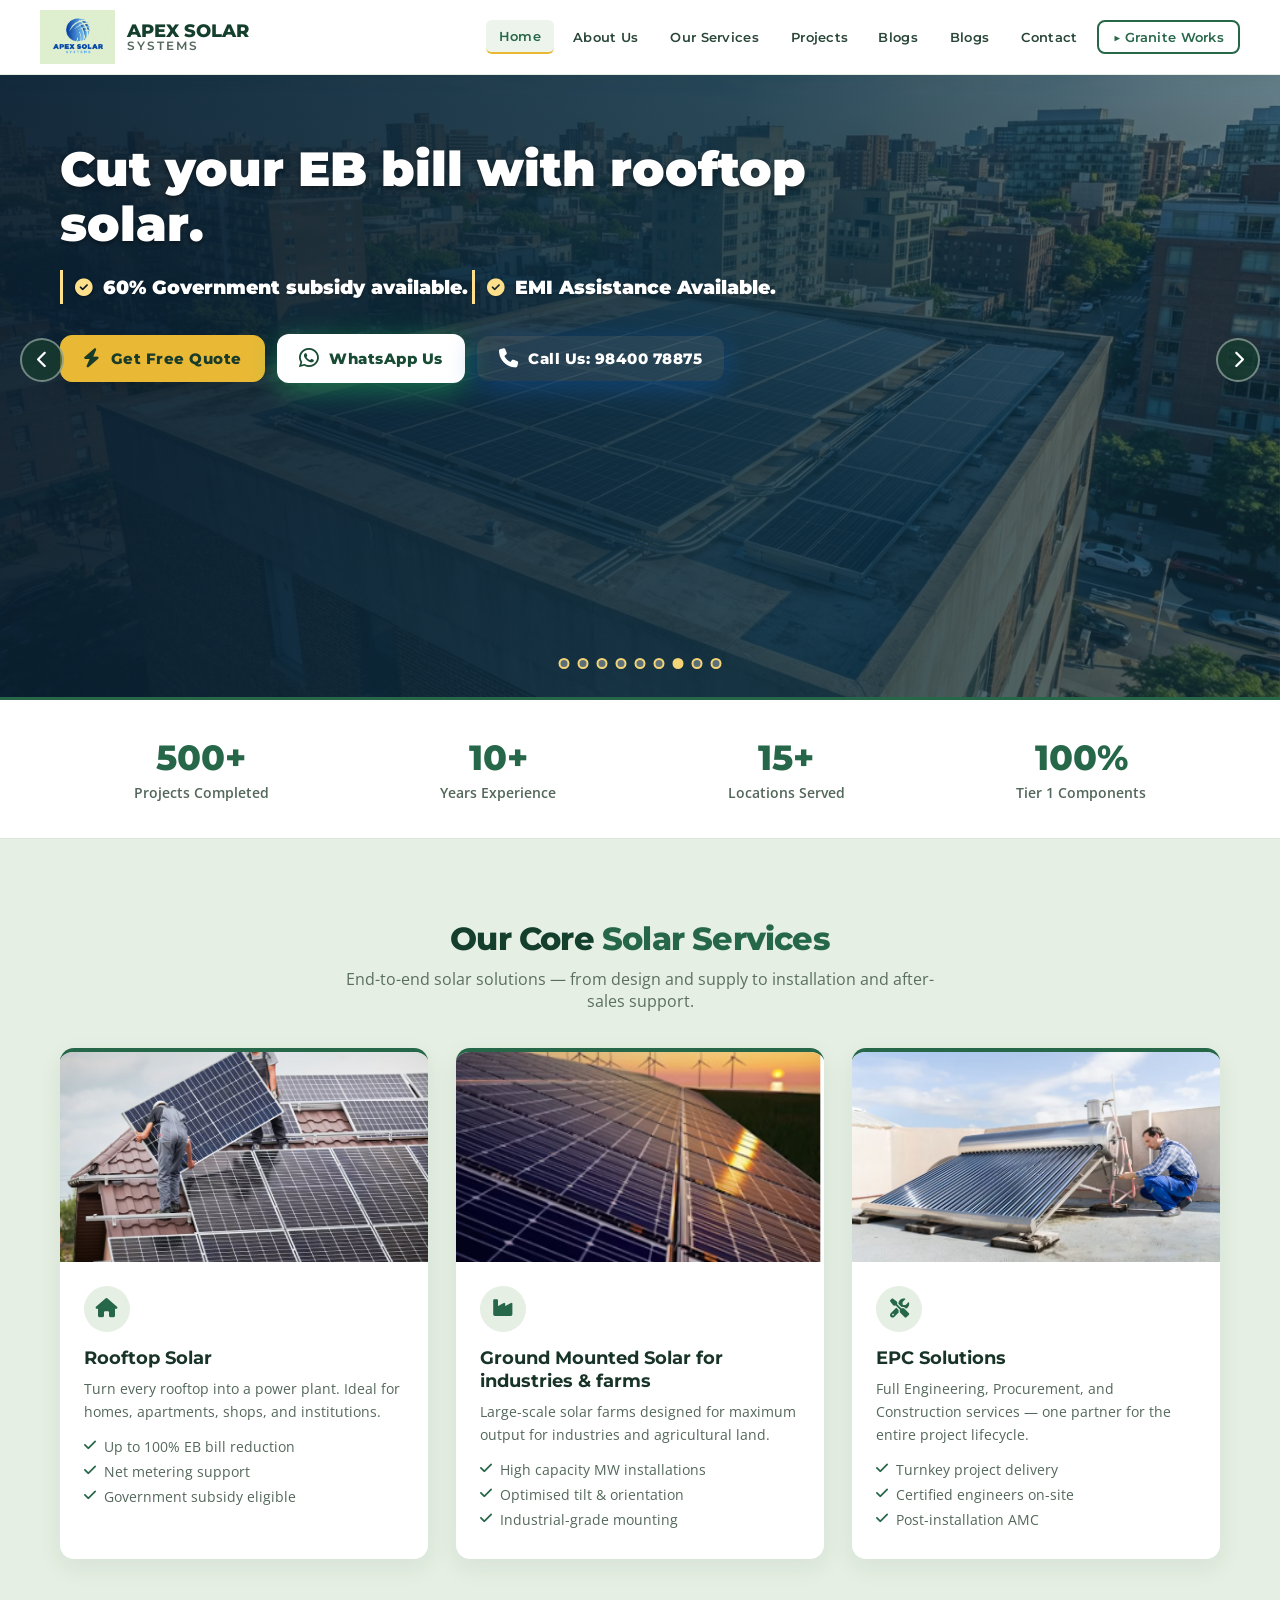
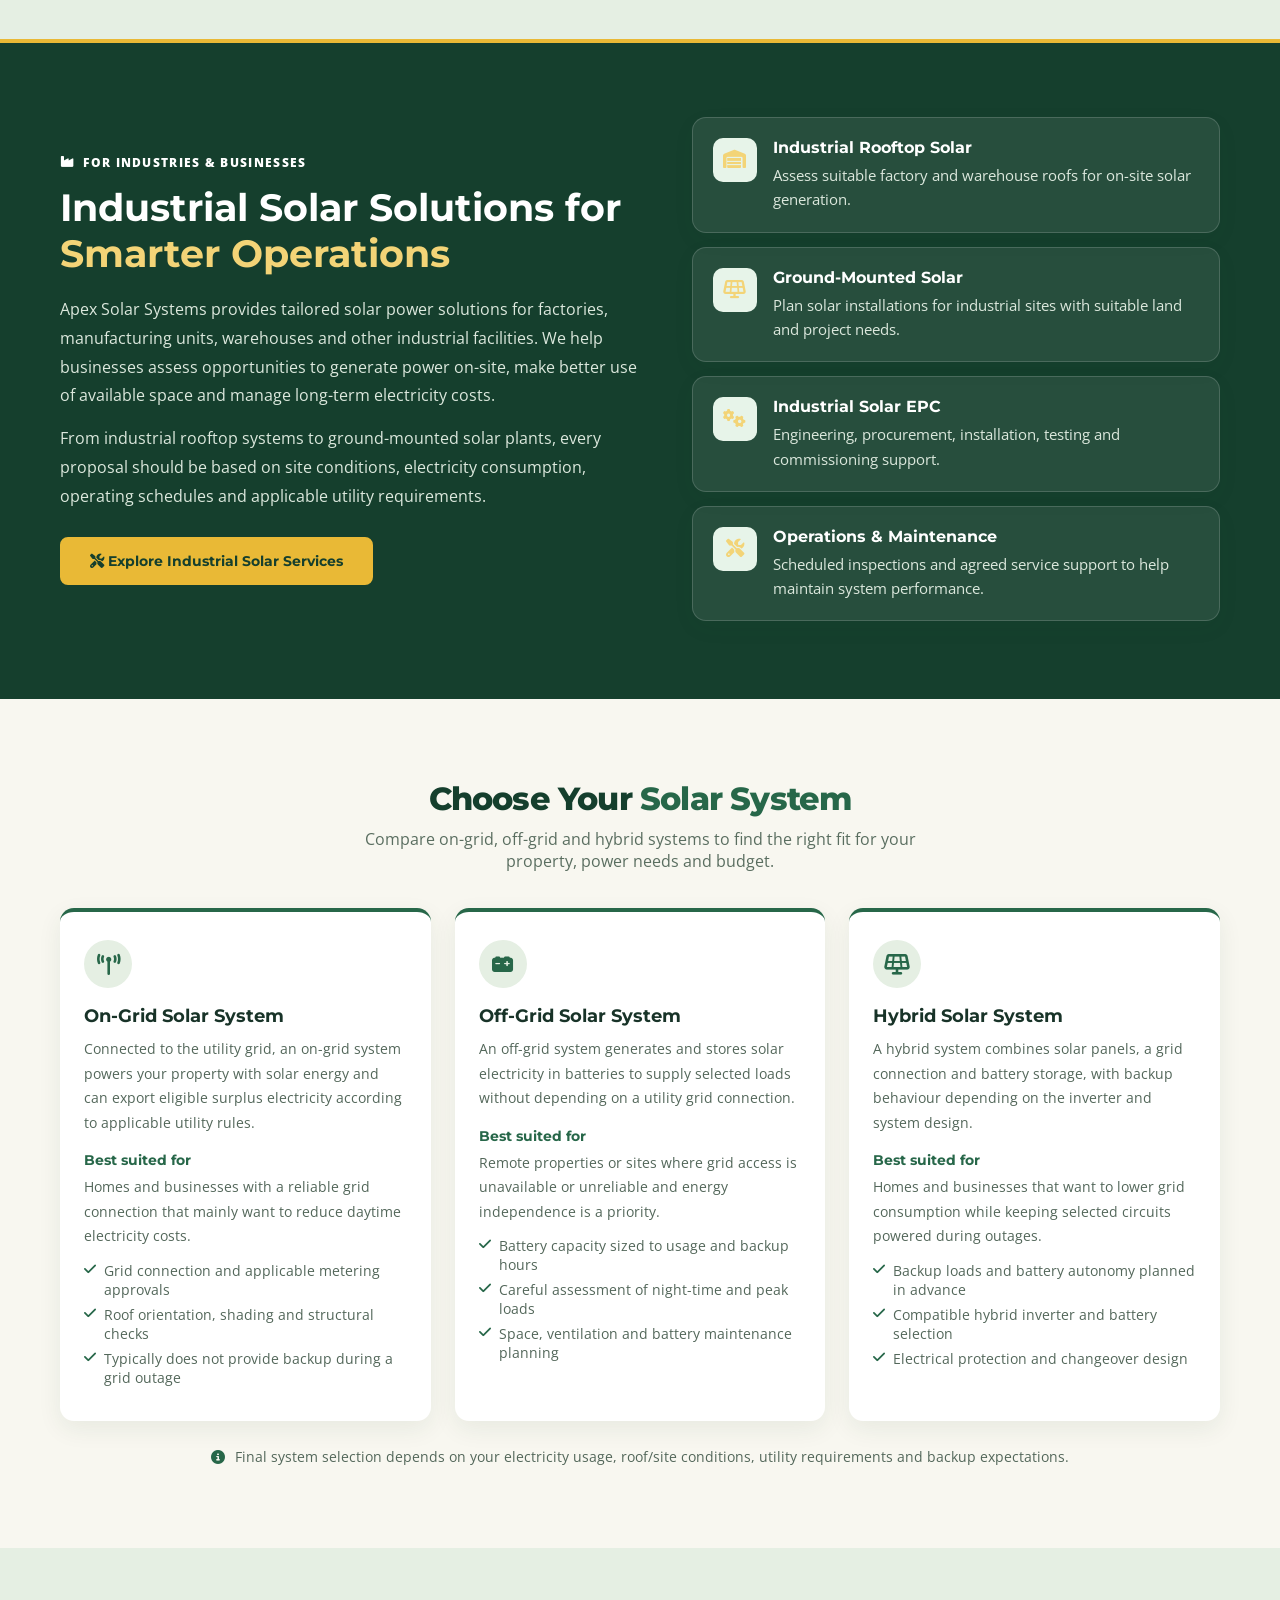
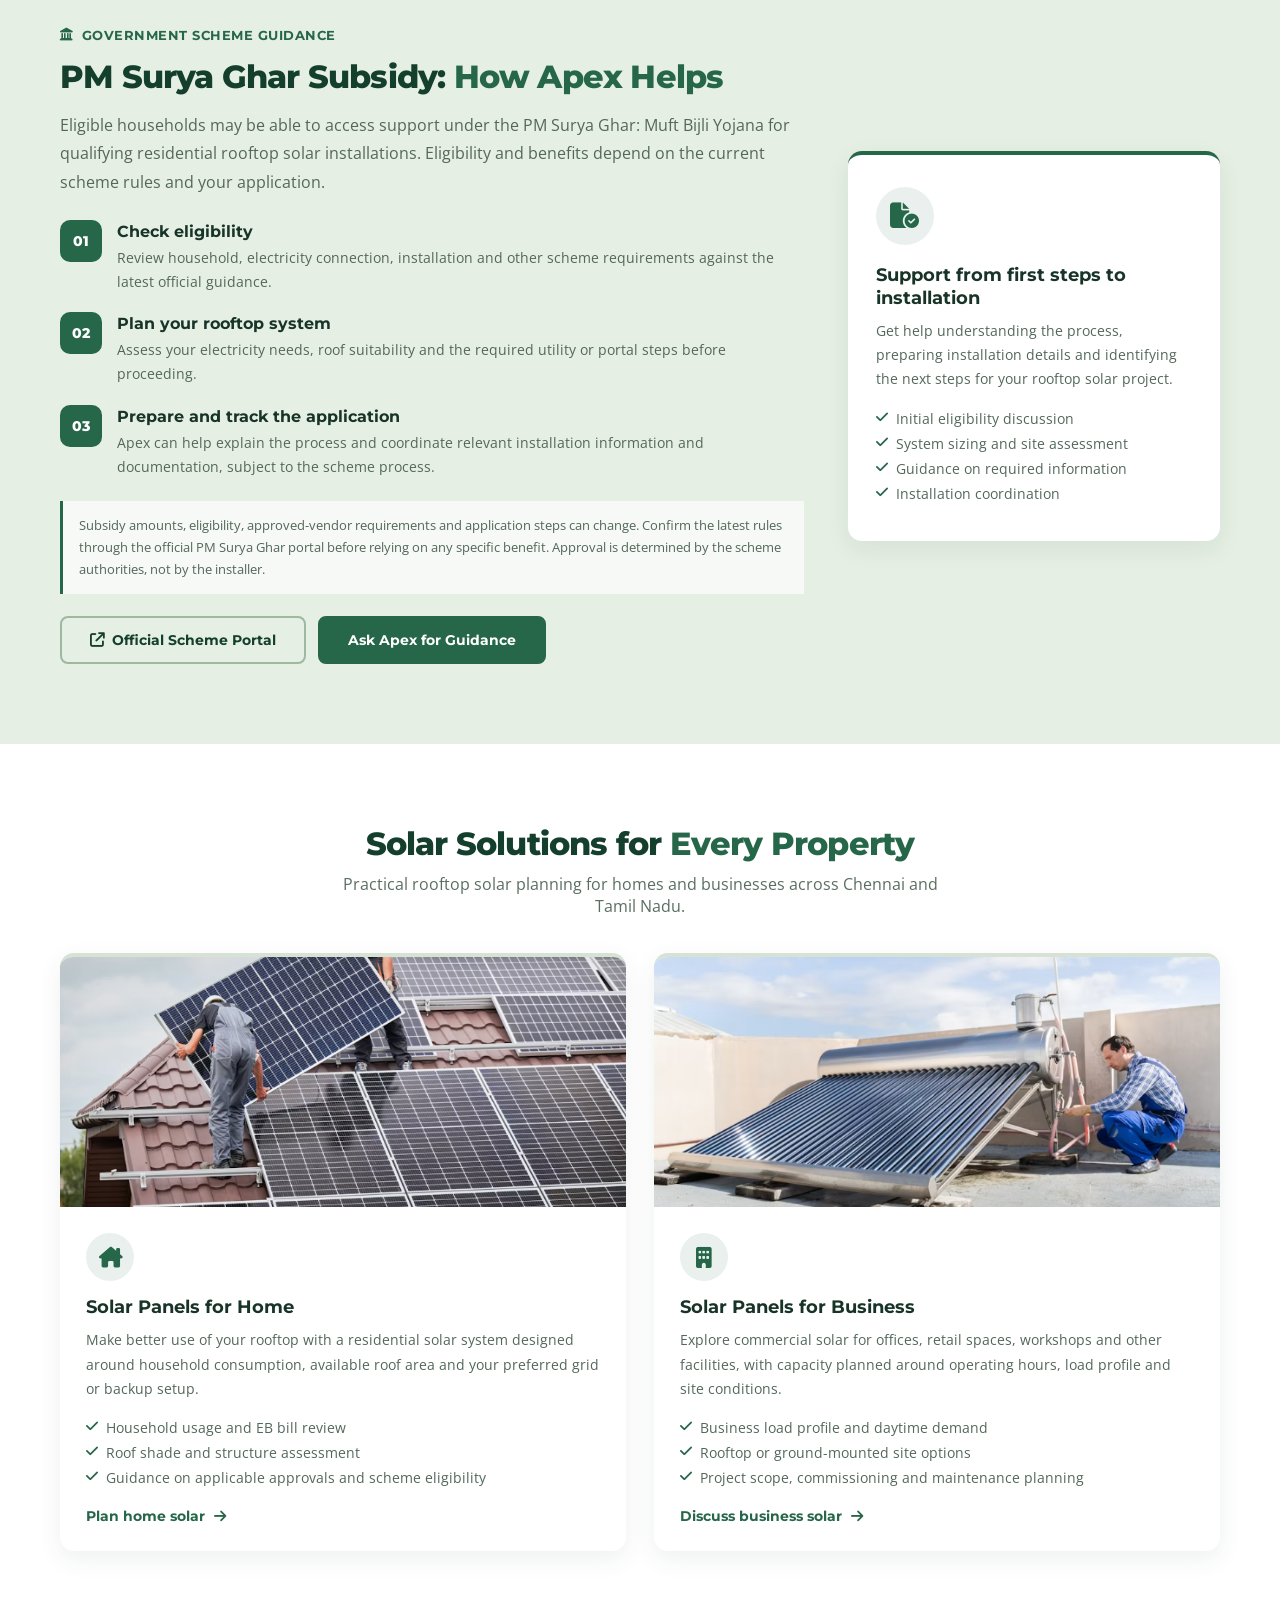
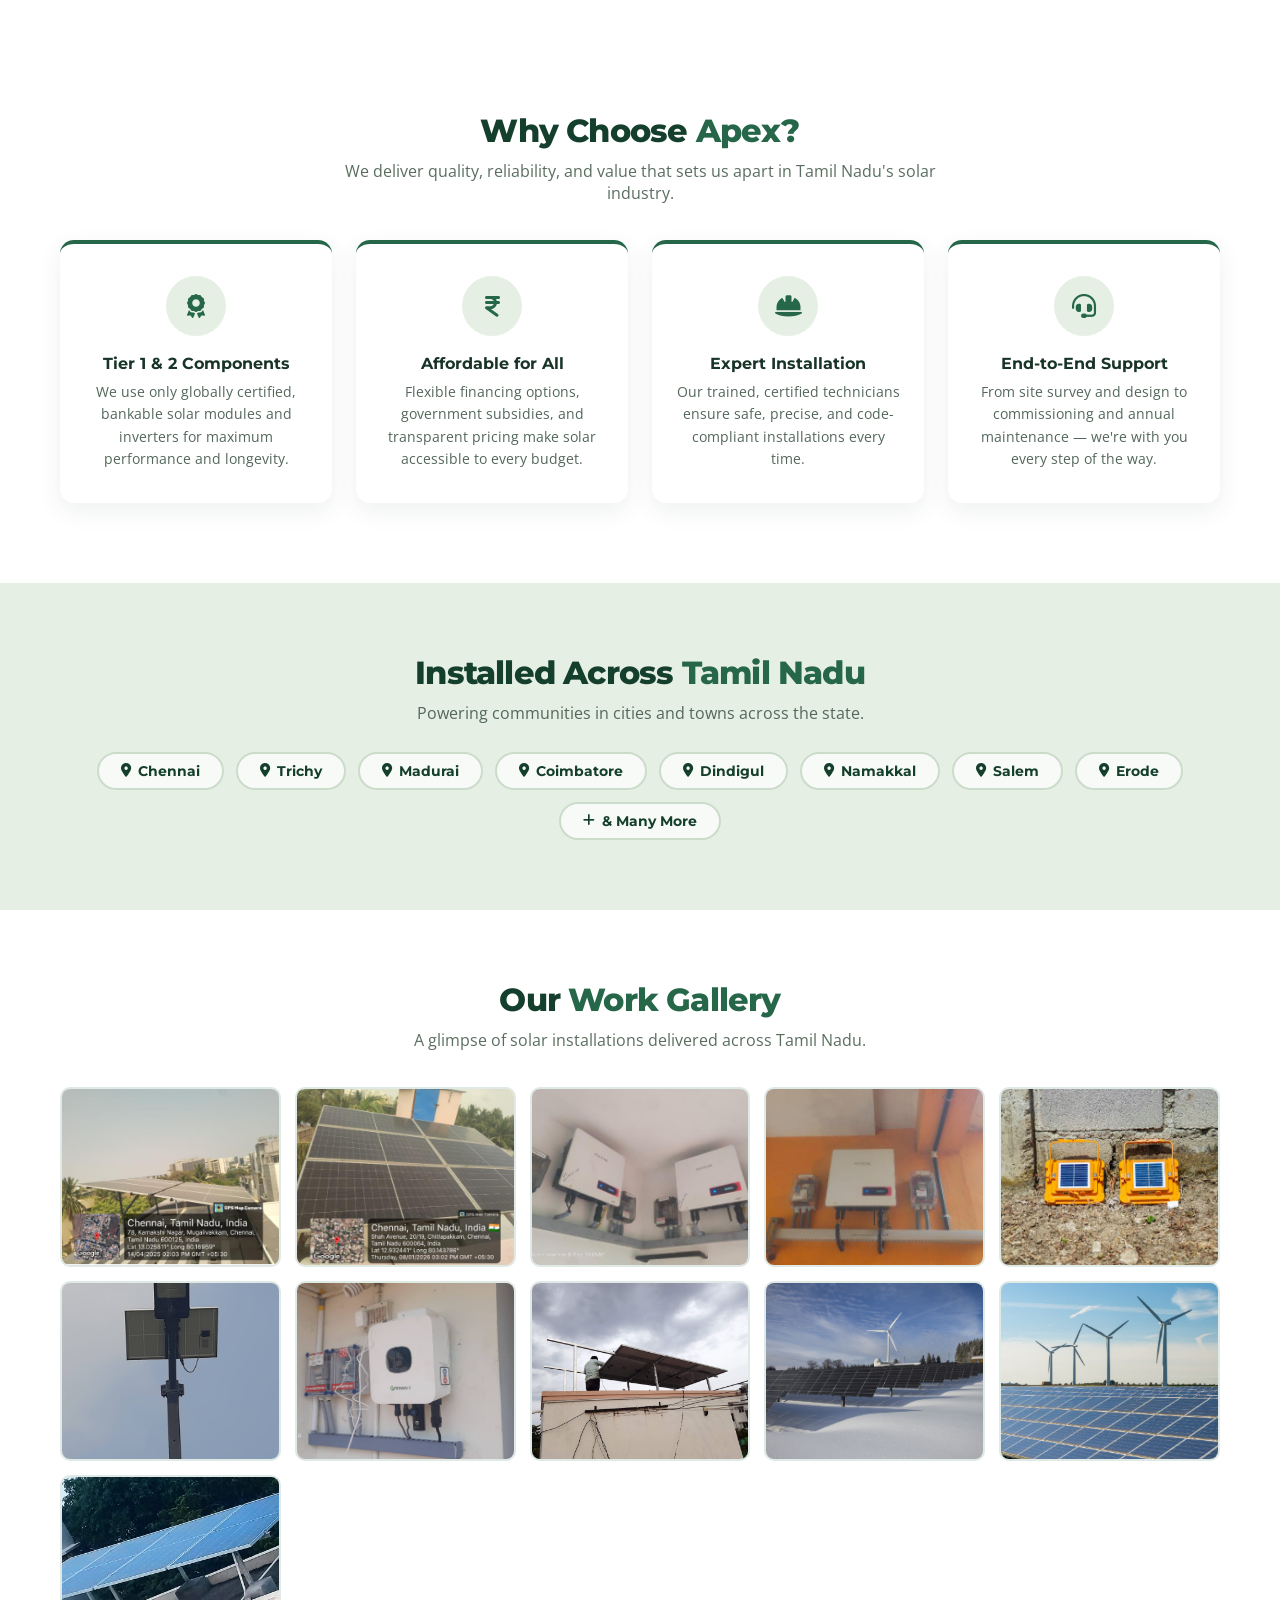
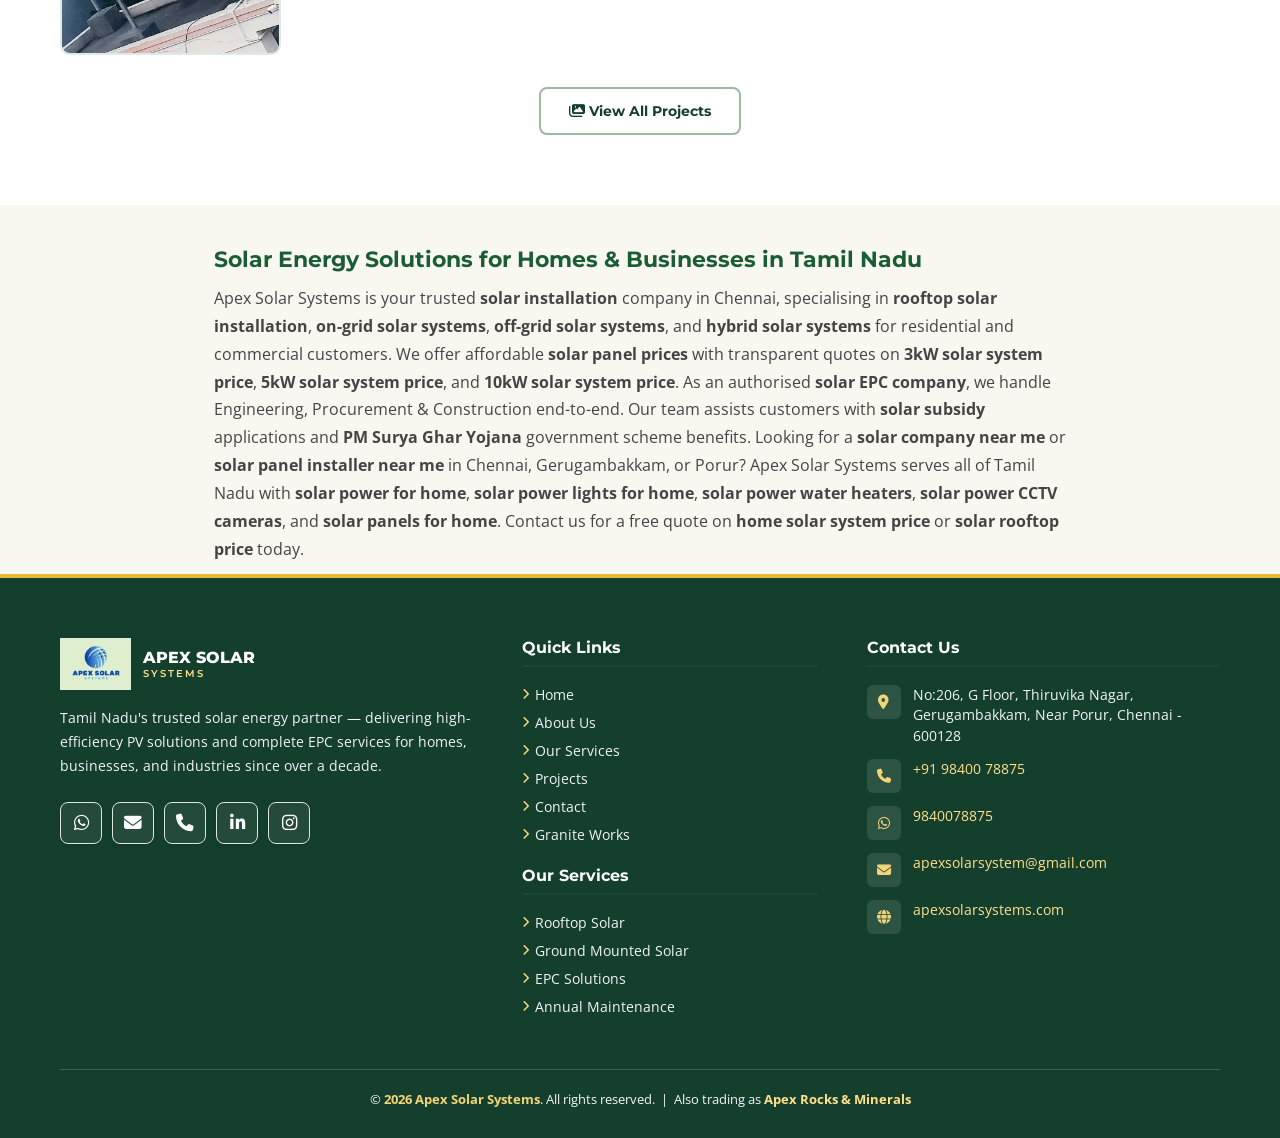
<file: index.html>
\<!DOCTYPE html>
<html lang="en">
<head>
  <!-- Google tag (gtag.js) -->
<script async src="https://www.googletagmanager.com/gtag/js?id=G-EL31CYFS0Y"></script>
<script>
  window.dataLayer = window.dataLayer || [];
  function gtag(){dataLayer.push(arguments);}
  gtag('js', new Date());

  gtag('config', 'G-EL31CYFS0Y');
</script>
  <meta charset="UTF-8" />
  <meta name="viewport" content="width=device-width, initial-scale=1.0" />
  <title>Apex Solar Systems | Best Solar Panel Installation Chennai | Rooftop Solar, On-Grid & Off-Grid Systems</title>
  <meta name="description" content="Apex Solar Systems – Chennai's trusted solar installation company. Rooftop solar panels, on-grid & off-grid systems, 3kW/5kW/10kW solar system price, PM Surya Ghar Yojana subsidy, residential, commercial & industrial solar EPC, factory rooftop solar and ground-mounted solar plants. Serving Gerugambakkam, Porur & all of Tamil Nadu." />
  <meta name="keywords" content="solar energy, solar power, solar panel price, solar power water heater, solar power for home, solar power lights for home, solar power on rooftop, solar power on grid system, solar power CCTV camera, solar installation, solar installation near me, solar panel price, solar energy for home, solar power for a home, solar power for your home, solar energy for a home, solar power for home price, tata solar installation near me, solar company near me, rooftop solar installation, rooftop solar panels, residential solar installation, commercial solar installation, solar subsidy, PM Surya Ghar Yojana, 3kw solar system price, 5kw solar system price, 10kw solar system price, on-grid solar system, off-grid solar system, hybrid solar system, solar panel installer, best solar company, solar panels for home, solar rooftop price, home solar system price, solar EPC company, solar company Chennai, solar installation Chennai, rooftop solar Chennai, Gerugambakkam solar, Porur solar panels, Tamil Nadu solar" />
  <meta name="robots" content="index, follow" />
  <meta name="author" content="Apex Solar Systems" />
  <link rel="canonical" href="https://apexsolarsystems.com/index.html" />
  <!-- Open Graph -->
  <meta property="og:type" content="website" />
  <meta property="og:title" content="Apex Solar Systems | Best Solar Installation Chennai" />
  <meta property="og:description" content="Rooftop solar panels, on-grid & off-grid systems, 3kW–10kW solar pricing, PM Surya Ghar Yojana subsidy. Serving Chennai, Tamil Nadu." />
  <meta property="og:url" content="https://apexsolarsystems.com/" />
  <meta property="og:image" content="https://apexsolarsystems.com/LOGO.PNG" />
  <!-- Schema.org LocalBusiness -->
  <script type="application/ld+json">
  {
    "@context": "https://schema.org",
    "@type": "LocalBusiness",
    "name": "Apex Solar Systems",
    "image": "https://apexsolarsystems.com/LOGO.PNG",
    "url": "https://apexsolarsystems.com",
    "telephone": "+919840078875",
    "email": "apexsolarsystem@gmail.com",
    "address": {
      "@type": "PostalAddress",
      "streetAddress": "No:206, G Floor, Thiruvika Nagar",
      "addressLocality": "Gerugambakkam, Near Porur, Chennai",
      "addressRegion": "Tamil Nadu",
      "postalCode": "600128",
      "addressCountry": "IN"
    },
    "geo": {
      "@type": "GeoCoordinates",
      "latitude": 13.0108962,
      "longitude": 80.1365991
    },
    "openingHours": "Mo-Sa 09:00-18:00",
    "description": "Apex Solar Systems provides rooftop solar installation, on-grid and off-grid solar systems, solar EPC solutions, and annual maintenance for residential and commercial customers across Tamil Nadu.",
    "areaServed": "Tamil Nadu",
    "serviceType": ["Rooftop Solar Installation", "On-Grid Solar System", "Off-Grid Solar System", "Hybrid Solar System", "Solar EPC", "Solar Panel Installation", "Residential Solar", "Commercial Solar", "Industrial Solar EPC", "Industrial Rooftop Solar", "Ground-Mounted Solar Plants"],
    "priceRange": "₹₹"
  }
  </script>
  <link rel="preconnect" href="https://fonts.googleapis.com" />
  <link rel="preconnect" href="https://fonts.gstatic.com" crossorigin />
  <link href="https://fonts.googleapis.com/css2?family=Montserrat:wght@400;600;700;800&family=Open+Sans:wght@400;500;600&display=swap" rel="stylesheet" />
  <link rel="stylesheet" href="https://cdnjs.cloudflare.com/ajax/libs/font-awesome/6.4.0/css/all.min.css" />
  <link rel="stylesheet" href="style.css" />
  <link rel="stylesheet" href="theme-premium-energy.css" />
</head>
<body>

<!-- NAVBAR -->
<nav id="navbar">
  <a href="index.html" class="nav-brand">
    <img src="LOGO.PNG" alt="Apex Solar Logo" />
    <div class="brand-text">
      <span class="apex">APEX SOLAR</span>
      <span class="systems">SYSTEMS</span>
    </div>
  </a>
  <ul class="nav-links">
    <li><a href="index.html" class="active">Home</a></li>
    <li><a href="about.html">About Us</a></li>
    <li><a href="services.html">Our Services</a></li>
    <li><a href="projects.html">Projects</a>
  <a href="blogs.html">Blogs</a></li>
    <li><a href="blogs.html">Blogs</a></li>
    <li><a href="contact.html">Contact</a></li>
    <li><a href="https://apexrocks.in/" target="_blank" rel="noopener" class="granite-btn">&#9654; Granite Works</a></li>
  </ul>
  <div class="hamburger" onclick="toggleNav()" aria-label="Menu" role="button" tabindex="0">
    <span></span><span></span><span></span>
  </div>
</nav>
<div class="mobile-menu" id="mobileMenu">
  <a href="index.html" class="active">Home</a>
  <a href="about.html">About Us</a>
  <a href="services.html">Our Services</a>
  <a href="projects.html">Projects</a>
  <a href="contact.html">Contact</a>
  <a href="https://apexrocks.in/" target="_blank" rel="noopener" class="mob-granite">&#9654; Granite Works</a>
</div>

<!-- HERO -->
<section id="hero">
  <div class="slideshow-bg" id="slideshowBg">
    <div class="slide" style="background-image:url('slide1.jpg')"></div>
    <div class="slide" style="background-image:url('slide2.jpg')"></div>
    <div class="slide" style="background-image:url('slide3.jpg')"></div>
    <div class="slide" style="background-image:url('slide4.jpg')"></div>
    <div class="slide" style="background-image:url('slide5.jpg')"></div>
    <div class="slide" style="background-image:url('slide6.jpg')"></div>
    <div class="slide active" style="background-image:url('raze-solar-Q8V1EEvnJgk-unsplash.png')"></div>
    <div class="slide" style="background-image:url('pexels-ian-panelo-7424248.jpg')"></div>
    <div class="slide" style="background-image:url('pexels-pixabay-433308.jpg')"></div>
  </div>
  <div class="hero-overlay"></div>
  <div class="hero-content">
    <h1><span class="h1-highlight">Cut your EB bill<span class="eb-bill-text"> with rooftop solar.</span></span></h1>
    <div class="hero-catchlines">
      <div class="line line--highlight"><i class="fa-solid fa-circle-check"></i> 60% Government subsidy available.</div>
      <div class="line line--highlight"><i class="fa-solid fa-circle-check"></i> EMI Assistance Available. </div>
    </div>
    <div class="hero-buttons">
      <a href="contact.html" class="btn-cta-hero"><i class="fa-solid fa-bolt"></i> Get Free Quote</a>
      <a href="https://wa.me/919840078875?text=Hello%2C%20Can%20I%20get%20more%20information%20on%20how%20to%20reduce%20my%20EB%20Bill%20100%25%20using%20Solar%20installation%3F" target="_blank" rel="noopener" class="btn-cta-wa"><i class="fa-brands fa-whatsapp"></i> WhatsApp Us</a>
      <a href="tel:+919840078875" class="btn-cta-call"><i class="fa-solid fa-phone"></i> Call Us: 98400 78875</a>
    </div>
  </div>
  <div class="slide-arrow prev" onclick="changeSlide(-1)" aria-label="Previous slide"><i class="fa-solid fa-chevron-left"></i></div>
  <div class="slide-arrow next" onclick="changeSlide(1)" aria-label="Next slide"><i class="fa-solid fa-chevron-right"></i></div>
  <div class="slide-dots" id="slideDots"></div>
</section>

<!-- STATS BAR -->
<section class="stats-bar">
  <div class="stat-item"><div class="num">500+</div><div class="lbl">Projects Completed</div></div>
  <div class="stat-item"><div class="num">10+</div><div class="lbl">Years Experience</div></div>
  <div class="stat-item"><div class="num">15+</div><div class="lbl">Locations Served</div></div>
  <div class="stat-item"><div class="num">100%</div><div class="lbl">Tier 1 Components</div></div>
</section>

<!-- CORE SERVICES -->
<section class="services-section">
  <div class="section-center">
    <h2 class="section-title">Our Core <span>Solar Services</span></h2>
    <p class="section-sub">End-to-end solar solutions — from design and supply to installation and after-sales support.</p>
  </div>
  <div class="cards-grid">
    <div class="service-card">
      <img src="solar_1.PNG" alt="Rooftop Solar Installation" />
      <div class="service-card-body">
        <div class="icon-wrap"><i class="fa-solid fa-house"></i></div>
        <h3>Rooftop Solar</h3>
        <p>Turn every rooftop into a power plant. Ideal for homes, apartments, shops, and institutions.</p>
        <ul class="benefit-list">
          <li><i class="fa-solid fa-check"></i> Up to 100% EB bill reduction</li>
          <li><i class="fa-solid fa-check"></i> Net metering support</li>
          <li><i class="fa-solid fa-check"></i> Government subsidy eligible</li>
        </ul>
      </div>
    </div>
    <div class="service-card">
      <img src="5.PNG" alt="Ground Mounted Solar" />
      <div class="service-card-body">
        <div class="icon-wrap"><i class="fa-solid fa-industry"></i></div>
        <h3>Ground Mounted Solar for industries & farms</h3>
        <p>Large-scale solar farms designed for maximum output for industries and agricultural land.</p>
        <ul class="benefit-list">
          <li><i class="fa-solid fa-check"></i> High capacity MW installations</li>
          <li><i class="fa-solid fa-check"></i> Optimised tilt &amp; orientation</li>
          <li><i class="fa-solid fa-check"></i> Industrial-grade mounting</li>
        </ul>
      </div>
    </div>
    <div class="service-card">
      <img src="solar_2.PNG" alt="Solar EPC Solutions" />
      <div class="service-card-body">
        <div class="icon-wrap"><i class="fa-solid fa-screwdriver-wrench"></i></div>
        <h3>EPC Solutions</h3>
        <p>Full Engineering, Procurement, and Construction services — one partner for the entire project lifecycle.</p>
        <ul class="benefit-list">
          <li><i class="fa-solid fa-check"></i> Turnkey project delivery</li>
          <li><i class="fa-solid fa-check"></i> Certified engineers on-site</li>
          <li><i class="fa-solid fa-check"></i> Post-installation AMC</li>
        </ul>
      </div>
    </div>
  </div>
</section>


<!-- INDUSTRIAL SOLAR SOLUTIONS -->
<section class="industrial-section" aria-labelledby="home-industrial-title">
  <div class="industrial-inner">
    <div class="industrial-copy">
      <span class="industrial-kicker"><i class="fa-solid fa-industry" aria-hidden="true"></i> FOR INDUSTRIES &amp; BUSINESSES</span>
      <h2 id="home-industrial-title">Industrial Solar Solutions for <span>Smarter Operations</span></h2>
      <p>Apex Solar Systems provides tailored solar power solutions for factories, manufacturing units, warehouses and other industrial facilities. We help businesses assess opportunities to generate power on-site, make better use of available space and manage long-term electricity costs.</p>
      <p>From industrial rooftop systems to ground-mounted solar plants, every proposal should be based on site conditions, electricity consumption, operating schedules and applicable utility requirements.</p>
      <a href="services.html#industrial-epc" class="btn-primary"><i class="fa-solid fa-screwdriver-wrench"></i> Explore Industrial Solar Services</a>
    </div>
    <div class="industrial-offerings">
      <article class="industrial-offering"><i class="fa-solid fa-warehouse" aria-hidden="true"></i><div><h3>Industrial Rooftop Solar</h3><p>Assess suitable factory and warehouse roofs for on-site solar generation.</p></div></article>
      <article class="industrial-offering"><i class="fa-solid fa-solar-panel" aria-hidden="true"></i><div><h3>Ground-Mounted Solar</h3><p>Plan solar installations for industrial sites with suitable land and project needs.</p></div></article>
      <article class="industrial-offering"><i class="fa-solid fa-gears" aria-hidden="true"></i><div><h3>Industrial Solar EPC</h3><p>Engineering, procurement, installation, testing and commissioning support.</p></div></article>
      <article class="industrial-offering"><i class="fa-solid fa-screwdriver-wrench" aria-hidden="true"></i><div><h3>Operations &amp; Maintenance</h3><p>Scheduled inspections and agreed service support to help maintain system performance.</p></div></article>
    </div>
  </div>
</section>

<!-- SOLAR SYSTEM TYPES -->
<section class="solar-types-section">
  <div class="section-center">
    <h2 class="section-title">Choose Your <span>Solar System</span></h2>
    <p class="section-sub">Compare on-grid, off-grid and hybrid systems to find the right fit for your property, power needs and budget.</p>
  </div>
  <div class="solar-types-grid">
    <article class="solar-type-card">
      <div class="solar-type-icon"><i class="fa-solid fa-tower-broadcast"></i></div>
      <h3>On-Grid Solar System</h3>
      <p>Connected to the utility grid, an on-grid system powers your property with solar energy and can export eligible surplus electricity according to applicable utility rules.</p>
      <h4>Best suited for</h4>
      <p>Homes and businesses with a reliable grid connection that mainly want to reduce daytime electricity costs.</p>
      <ul class="benefit-list">
        <li><i class="fa-solid fa-check"></i> Grid connection and applicable metering approvals</li>
        <li><i class="fa-solid fa-check"></i> Roof orientation, shading and structural checks</li>
        <li><i class="fa-solid fa-check"></i> Typically does not provide backup during a grid outage</li>
      </ul>
    </article>
    <article class="solar-type-card">
      <div class="solar-type-icon"><i class="fa-solid fa-car-battery"></i></div>
      <h3>Off-Grid Solar System</h3>
      <p>An off-grid system generates and stores solar electricity in batteries to supply selected loads without depending on a utility grid connection.</p>
      <h4>Best suited for</h4>
      <p>Remote properties or sites where grid access is unavailable or unreliable and energy independence is a priority.</p>
      <ul class="benefit-list">
        <li><i class="fa-solid fa-check"></i> Battery capacity sized to usage and backup hours</li>
        <li><i class="fa-solid fa-check"></i> Careful assessment of night-time and peak loads</li>
        <li><i class="fa-solid fa-check"></i> Space, ventilation and battery maintenance planning</li>
      </ul>
    </article>
    <article class="solar-type-card">
      <div class="solar-type-icon"><i class="fa-solid fa-solar-panel"></i></div>
      <h3>Hybrid Solar System</h3>
      <p>A hybrid system combines solar panels, a grid connection and battery storage, with backup behaviour depending on the inverter and system design.</p>
      <h4>Best suited for</h4>
      <p>Homes and businesses that want to lower grid consumption while keeping selected circuits powered during outages.</p>
      <ul class="benefit-list">
        <li><i class="fa-solid fa-check"></i> Backup loads and battery autonomy planned in advance</li>
        <li><i class="fa-solid fa-check"></i> Compatible hybrid inverter and battery selection</li>
        <li><i class="fa-solid fa-check"></i> Electrical protection and changeover design</li>
      </ul>
    </article>
  </div>
  <p class="solar-note"><i class="fa-solid fa-circle-info"></i> Final system selection depends on your electricity usage, roof/site conditions, utility requirements and backup expectations.</p>
</section>

<!-- PM SURYA GHAR SUBSIDY -->
<section class="subsidy-section">
  <div class="subsidy-content">
    <div class="subsidy-copy">
      <span class="section-kicker"><i class="fa-solid fa-landmark"></i> Government scheme guidance</span>
      <h2 class="section-title">PM Surya Ghar Subsidy: <span>How Apex Helps</span></h2>
      <p class="subsidy-intro">Eligible households may be able to access support under the PM Surya Ghar: Muft Bijli Yojana for qualifying residential rooftop solar installations. Eligibility and benefits depend on the current scheme rules and your application.</p>
      <div class="subsidy-steps">
        <div class="subsidy-step"><span>01</span><div><h3>Check eligibility</h3><p>Review household, electricity connection, installation and other scheme requirements against the latest official guidance.</p></div></div>
        <div class="subsidy-step"><span>02</span><div><h3>Plan your rooftop system</h3><p>Assess your electricity needs, roof suitability and the required utility or portal steps before proceeding.</p></div></div>
        <div class="subsidy-step"><span>03</span><div><h3>Prepare and track the application</h3><p>Apex can help explain the process and coordinate relevant installation information and documentation, subject to the scheme process.</p></div></div>
      </div>
      <p class="subsidy-disclaimer">Subsidy amounts, eligibility, approved-vendor requirements and application steps can change. Confirm the latest rules through the official PM Surya Ghar portal before relying on any specific benefit. Approval is determined by the scheme authorities, not by the installer.</p>
      <div class="subsidy-actions">
        <a href="https://pmsuryaghar.gov.in/" target="_blank" rel="noopener" class="btn-primary"><i class="fa-solid fa-arrow-up-right-from-square"></i> Official Scheme Portal</a>
        <a href="contact.html" class="btn-green">Ask Apex for Guidance</a>
      </div>
    </div>
    <div class="subsidy-side-card">
      <div class="subsidy-side-icon"><i class="fa-solid fa-file-circle-check"></i></div>
      <h3>Support from first steps to installation</h3>
      <p>Get help understanding the process, preparing installation details and identifying the next steps for your rooftop solar project.</p>
      <ul class="benefit-list">
        <li><i class="fa-solid fa-check"></i> Initial eligibility discussion</li>
        <li><i class="fa-solid fa-check"></i> System sizing and site assessment</li>
        <li><i class="fa-solid fa-check"></i> Guidance on required information</li>
        <li><i class="fa-solid fa-check"></i> Installation coordination</li>
      </ul>
    </div>
  </div>
</section>

<!-- RESIDENTIAL AND COMMERCIAL SOLUTIONS -->
<section class="customer-solutions-section">
  <div class="section-center">
    <h2 class="section-title">Solar Solutions for <span>Every Property</span></h2>
    <p class="section-sub">Practical rooftop solar planning for homes and businesses across Chennai and Tamil Nadu.</p>
  </div>
  <div class="customer-solutions-grid">
    <article class="customer-solution-card">
      <img src="solar_1.PNG" alt="Rooftop solar panels for a home" loading="lazy" />
      <div class="customer-solution-body">
        <div class="icon-wrap"><i class="fa-solid fa-house-chimney"></i></div>
        <h3>Solar Panels for Home</h3>
        <p>Make better use of your rooftop with a residential solar system designed around household consumption, available roof area and your preferred grid or backup setup.</p>
        <ul class="benefit-list">
          <li><i class="fa-solid fa-check"></i> Household usage and EB bill review</li>
          <li><i class="fa-solid fa-check"></i> Roof shade and structure assessment</li>
          <li><i class="fa-solid fa-check"></i> Guidance on applicable approvals and scheme eligibility</li>
        </ul>
        <a href="contact.html" class="text-link">Plan home solar <i class="fa-solid fa-arrow-right"></i></a>
      </div>
    </article>
    <article class="customer-solution-card">
      <img src="solar_2.PNG" alt="Solar installation for a commercial property" loading="lazy" />
      <div class="customer-solution-body">
        <div class="icon-wrap"><i class="fa-solid fa-building"></i></div>
        <h3>Solar Panels for Business</h3>
        <p>Explore commercial solar for offices, retail spaces, workshops and other facilities, with capacity planned around operating hours, load profile and site conditions.</p>
        <ul class="benefit-list">
          <li><i class="fa-solid fa-check"></i> Business load profile and daytime demand</li>
          <li><i class="fa-solid fa-check"></i> Rooftop or ground-mounted site options</li>
          <li><i class="fa-solid fa-check"></i> Project scope, commissioning and maintenance planning</li>
        </ul>
        <a href="contact.html" class="text-link">Discuss business solar <i class="fa-solid fa-arrow-right"></i></a>
      </div>
    </article>
  </div>
</section>

<!-- WHY CHOOSE APEX -->
<section class="why-section">
  <div class="section-center">
    <h2 class="section-title">Why Choose <span>Apex?</span></h2>
    <p class="section-sub">We deliver quality, reliability, and value that sets us apart in Tamil Nadu's solar industry.</p>
  </div>
  <div class="why-grid">
    <div class="why-card">
      <div class="why-icon"><i class="fa-solid fa-award"></i></div>
      <h3>Tier 1 &amp; 2 Components</h3>
      <p>We use only globally certified, bankable solar modules and inverters for maximum performance and longevity.</p>
    </div>
    <div class="why-card">
      <div class="why-icon"><i class="fa-solid fa-indian-rupee-sign"></i></div>
      <h3>Affordable for All</h3>
      <p>Flexible financing options, government subsidies, and transparent pricing make solar accessible to every budget.</p>
    </div>
    <div class="why-card">
      <div class="why-icon"><i class="fa-solid fa-helmet-safety"></i></div>
      <h3>Expert Installation</h3>
      <p>Our trained, certified technicians ensure safe, precise, and code-compliant installations every time.</p>
    </div>
    <div class="why-card">
      <div class="why-icon"><i class="fa-solid fa-headset"></i></div>
      <h3>End-to-End Support</h3>
      <p>From site survey and design to commissioning and annual maintenance — we're with you every step of the way.</p>
    </div>
  </div>
</section>

<!-- LOCATIONS -->
<section class="locations-section">
  <h2 class="section-title">Installed Across <span>Tamil Nadu</span></h2>
  <p style="color:var(--gray);margin-top:10px;">Powering communities in cities and towns across the state.</p>
  <div class="location-chips">
    <span class="chip"><i class="fa-solid fa-location-dot"></i> Chennai</span>
    <span class="chip"><i class="fa-solid fa-location-dot"></i> Trichy</span>
    <span class="chip"><i class="fa-solid fa-location-dot"></i> Madurai</span>
    <span class="chip"><i class="fa-solid fa-location-dot"></i> Coimbatore</span>
    <span class="chip"><i class="fa-solid fa-location-dot"></i> Dindigul</span>
    <span class="chip"><i class="fa-solid fa-location-dot"></i> Namakkal</span>
    <span class="chip"><i class="fa-solid fa-location-dot"></i> Salem</span>
    <span class="chip"><i class="fa-solid fa-location-dot"></i> Erode</span>
    <span class="chip"><i class="fa-solid fa-plus"></i> &amp; Many More</span>
  </div>
</section>

<!-- WORK GALLERY -->
<section class="photo-strip">
  <div class="section-center" style="margin-bottom:30px;">
    <h2 class="section-title">Our <span>Work Gallery</span></h2>
    <p class="section-sub">A glimpse of solar installations delivered across Tamil Nadu.</p>
  </div>
  <div class="photo-grid">
    <img src="1.PNG" alt="Solar Project 1" />
    <img src="2.PNG" alt="Solar Project 2" />
    <img src="3.PNG" alt="Solar Project 3" />
    <img src="4.PNG" alt="Solar Project 4" />
    <img src="solar_4.PNG" alt="Solar Project 5" />

    <img src="WhatsApp Image 2026-07-23 at 2.21.26 PM.jpeg" alt="Solar Installation" />
    <img src="WhatsApp Image 2026-07-23 at 2.21.27 PM.jpeg" alt="Solar Installation 2" />
    <img src="WhatsApp Image 2026-07-23 at 2.21.28 PM.jpeg" alt="Solar Installation 3" />
    <img src="pexels-pixabay-433308.jpg" alt="Solar Panels" />
    <img src="pic1.PNG" alt="Solar Project" />
    <img src="pic2.jpeg" alt="Solar Project" />
  </div>
  <div style="text-align:center;">
    <a href="projects.html" class="btn-primary"><i class="fa-solid fa-images"></i> View All Projects</a>
  </div>
</section>

<!-- SEO KEYWORD SECTION (hidden visually, readable by search engines) -->
<section aria-label="Solar Services Overview" style="max-width:900px;margin:0 auto;padding:40px 24px 10px;">
  <h2 style="font-size:1.4rem;color:#1a5c35;margin-bottom:12px;">Solar Energy Solutions for Homes &amp; Businesses in Tamil Nadu</h2>
  <p style="color:#444;line-height:1.8;font-size:0.97rem;">
    Apex Solar Systems is your trusted <strong>solar installation</strong> company in Chennai, specialising in <strong>rooftop solar installation</strong>, <strong>on-grid solar systems</strong>, <strong>off-grid solar systems</strong>, and <strong>hybrid solar systems</strong> for residential and commercial customers. We offer affordable <strong>solar panel prices</strong> with transparent quotes on <strong>3kW solar system price</strong>, <strong>5kW solar system price</strong>, and <strong>10kW solar system price</strong>. As an authorised <strong>solar EPC company</strong>, we handle Engineering, Procurement &amp; Construction end-to-end. Our team assists customers with <strong>solar subsidy</strong> applications and <strong>PM Surya Ghar Yojana</strong> government scheme benefits. Looking for a <strong>solar company near me</strong> or <strong>solar panel installer near me</strong> in Chennai, Gerugambakkam, or Porur? Apex Solar Systems serves all of Tamil Nadu with <strong>solar power for home</strong>, <strong>solar power lights for home</strong>, <strong>solar power water heaters</strong>, <strong>solar power CCTV cameras</strong>, and <strong>solar panels for home</strong>. Contact us for a free quote on <strong>home solar system price</strong> or <strong>solar rooftop price</strong> today.
  </p>
</section>

<!-- FOOTER -->
<footer>
  <div class="footer-grid">
    <div class="footer-col">
      <div style="display:flex;align-items:center;gap:12px;margin-bottom:16px;">
        <img src="LOGO.PNG" alt="Apex Solar Logo" style="height:52px;width:auto;" />
        <div>
          <div style="font-family:'Montserrat',sans-serif;font-weight:800;font-size:1rem;color:var(--green);">APEX SOLAR</div>
          <div style="font-family:'Montserrat',sans-serif;font-weight:600;font-size:0.65rem;color:var(--black);letter-spacing:2px;">SYSTEMS</div>
        </div>
      </div>
      <p>Tamil Nadu's trusted solar energy partner — delivering high-efficiency PV solutions and complete EPC services for homes, businesses, and industries since over a decade.</p>
      <div class="social-icons">
        <a href="https://wa.me/919840078875?text=Hello%2C%20Can%20I%20get%20more%20information%20on%20how%20to%20reduce%20my%20EB%20Bill%20100%25%20using%20Solar%20installation%3F" target="_blank" rel="noopener" class="soc-btn" aria-label="WhatsApp"><i class="fa-brands fa-whatsapp"></i><span class="soc-tooltip"><strong>WhatsApp</strong>9840078875</span></a>
        <a href="mailto:apexsolarsystem@gmail.com" class="soc-btn" aria-label="Email"><i class="fa-solid fa-envelope"></i><span class="soc-tooltip"><strong>Email</strong>apexsolarsystem@gmail.com</span></a>
        <a href="tel:+919840078875" class="soc-btn" aria-label="Phone"><i class="fa-solid fa-phone"></i><span class="soc-tooltip"><strong>Phone</strong>+91 98400 78875</span></a>
        <a href="https://www.linkedin.com/in/apex-rock-474b0169/" target="_blank" rel="noopener" class="soc-btn" aria-label="LinkedIn"><i class="fa-brands fa-linkedin-in"></i><span class="soc-tooltip"><strong>LinkedIn</strong>Apex Rock</span></a>
        <a href="https://www.instagram.com/apex_solar_systems" target="_blank" rel="noopener" class="soc-btn" aria-label="Instagram"><i class="fa-brands fa-instagram"></i><span class="soc-tooltip"><strong>Instagram</strong>@apex_solar_systems</span></a>
      </div>
    </div>
    <div class="footer-col">
      <h4>Quick Links</h4>
      <ul>
        <li><a href="index.html"><i class="fa-solid fa-chevron-right" style="font-size:0.7rem;color:var(--green);"></i> Home</a></li>
        <li><a href="about.html"><i class="fa-solid fa-chevron-right" style="font-size:0.7rem;color:var(--green);"></i> About Us</a></li>
        <li><a href="services.html"><i class="fa-solid fa-chevron-right" style="font-size:0.7rem;color:var(--green);"></i> Our Services</a></li>
        <li><a href="projects.html"><i class="fa-solid fa-chevron-right" style="font-size:0.7rem;color:var(--green);"></i> Projects</a></li>
        <li><a href="contact.html"><i class="fa-solid fa-chevron-right" style="font-size:0.7rem;color:var(--green);"></i> Contact</a></li>
        <li><a href="https://apexrocks.in/" target="_blank" rel="noopener"><i class="fa-solid fa-chevron-right" style="font-size:0.7rem;color:var(--green);"></i> Granite Works</a></li>
      </ul>
      <h4 style="margin-top:22px;">Our Services</h4>
      <ul>
        <li><a href="services.html"><i class="fa-solid fa-chevron-right" style="font-size:0.7rem;color:var(--green);"></i> Rooftop Solar</a></li>
        <li><a href="services.html"><i class="fa-solid fa-chevron-right" style="font-size:0.7rem;color:var(--green);"></i> Ground Mounted Solar</a></li>
        <li><a href="services.html"><i class="fa-solid fa-chevron-right" style="font-size:0.7rem;color:var(--green);"></i> EPC Solutions</a></li>
        <li><a href="services.html"><i class="fa-solid fa-chevron-right" style="font-size:0.7rem;color:var(--green);"></i> Annual Maintenance</a></li>
      </ul>
    </div>
    <div class="footer-col">
      <h4>Contact Us</h4>
      <div class="footer-contact-row"><div class="footer-icon-box"><i class="fa-solid fa-location-dot"></i></div><div class="txt">No:206, G Floor, Thiruvika Nagar,<br>Gerugambakkam, Near Porur, Chennai - 600128</div></div>
      <div class="footer-contact-row"><div class="footer-icon-box"><i class="fa-solid fa-phone"></i></div><div class="txt"><a href="tel:+919840078875" style="color:var(--gray);">+91 98400 78875</a></div></div>
      <div class="footer-contact-row"><div class="footer-icon-box"><i class="fa-brands fa-whatsapp"></i></div><div class="txt"><a href="https://wa.me/919840078875?text=Hello%2C%20Can%20I%20get%20more%20information%20on%20how%20to%20reduce%20my%20EB%20Bill%20100%25%20using%20Solar%20installation%3F" target="_blank" rel="noopener" style="color:var(--gray);">9840078875</a></div></div>
      <div class="footer-contact-row"><div class="footer-icon-box"><i class="fa-solid fa-envelope"></i></div><div class="txt"><a href="mailto:apexsolarsystem@gmail.com" style="color:var(--gray);">apexsolarsystem@gmail.com</a></div></div>
      <div class="footer-contact-row"><div class="footer-icon-box"><i class="fa-solid fa-globe"></i></div><div class="txt"><a href="https://apexsolarsystems.com" target="_blank" rel="noopener" style="color:var(--green);">apexsolarsystems.com</a></div></div>
    </div>
  </div>
  <div class="footer-bottom">&copy; <span id="footerYear"></span> <span>Apex Solar Systems</span>. All rights reserved. &nbsp;|&nbsp; Also trading as <a href="https://apexrocks.in/" target="_blank" rel="noopener" style="color:var(--green);font-weight:700;">Apex Rocks &amp; Minerals</a></div>
</footer>



<script>
  function toggleNav() { document.getElementById('mobileMenu').classList.toggle('open'); }
  window.addEventListener('scroll', function() {
    document.getElementById('navbar').classList.toggle('scrolled', window.scrollY > 40);
  });
  document.getElementById('footerYear').textContent = new Date().getFullYear();

  // Slideshow
  var slideIndex = 6, slides = [], dots = [];
  function initSlideshow() {
    slides = document.querySelectorAll('.slideshow-bg .slide');
    var dc = document.getElementById('slideDots');
    if (!dc) return;
    slides.forEach(function(_, i) {
      var d = document.createElement('div');
      d.className = 'dot' + (i === 6 ? ' active' : '');
      d.setAttribute('aria-label', 'Slide ' + (i+1));
      d.onclick = function() { goToSlide(i); };
      dc.appendChild(d);
    });
    dots = dc.querySelectorAll('.dot');
    goToSlide(6);
  }
  function goToSlide(n) {
    if (!slides.length) return;
    slideIndex = (n + slides.length) % slides.length;
    slides.forEach(function(s,i){ s.classList.toggle('active', i===slideIndex); });
    dots.forEach(function(d,i){ d.classList.toggle('active', i===slideIndex); });
  }
  function changeSlide(dir) { goToSlide(slideIndex+dir); }
  window.addEventListener('DOMContentLoaded', initSlideshow);
</script>
</body>
</html>
</file>
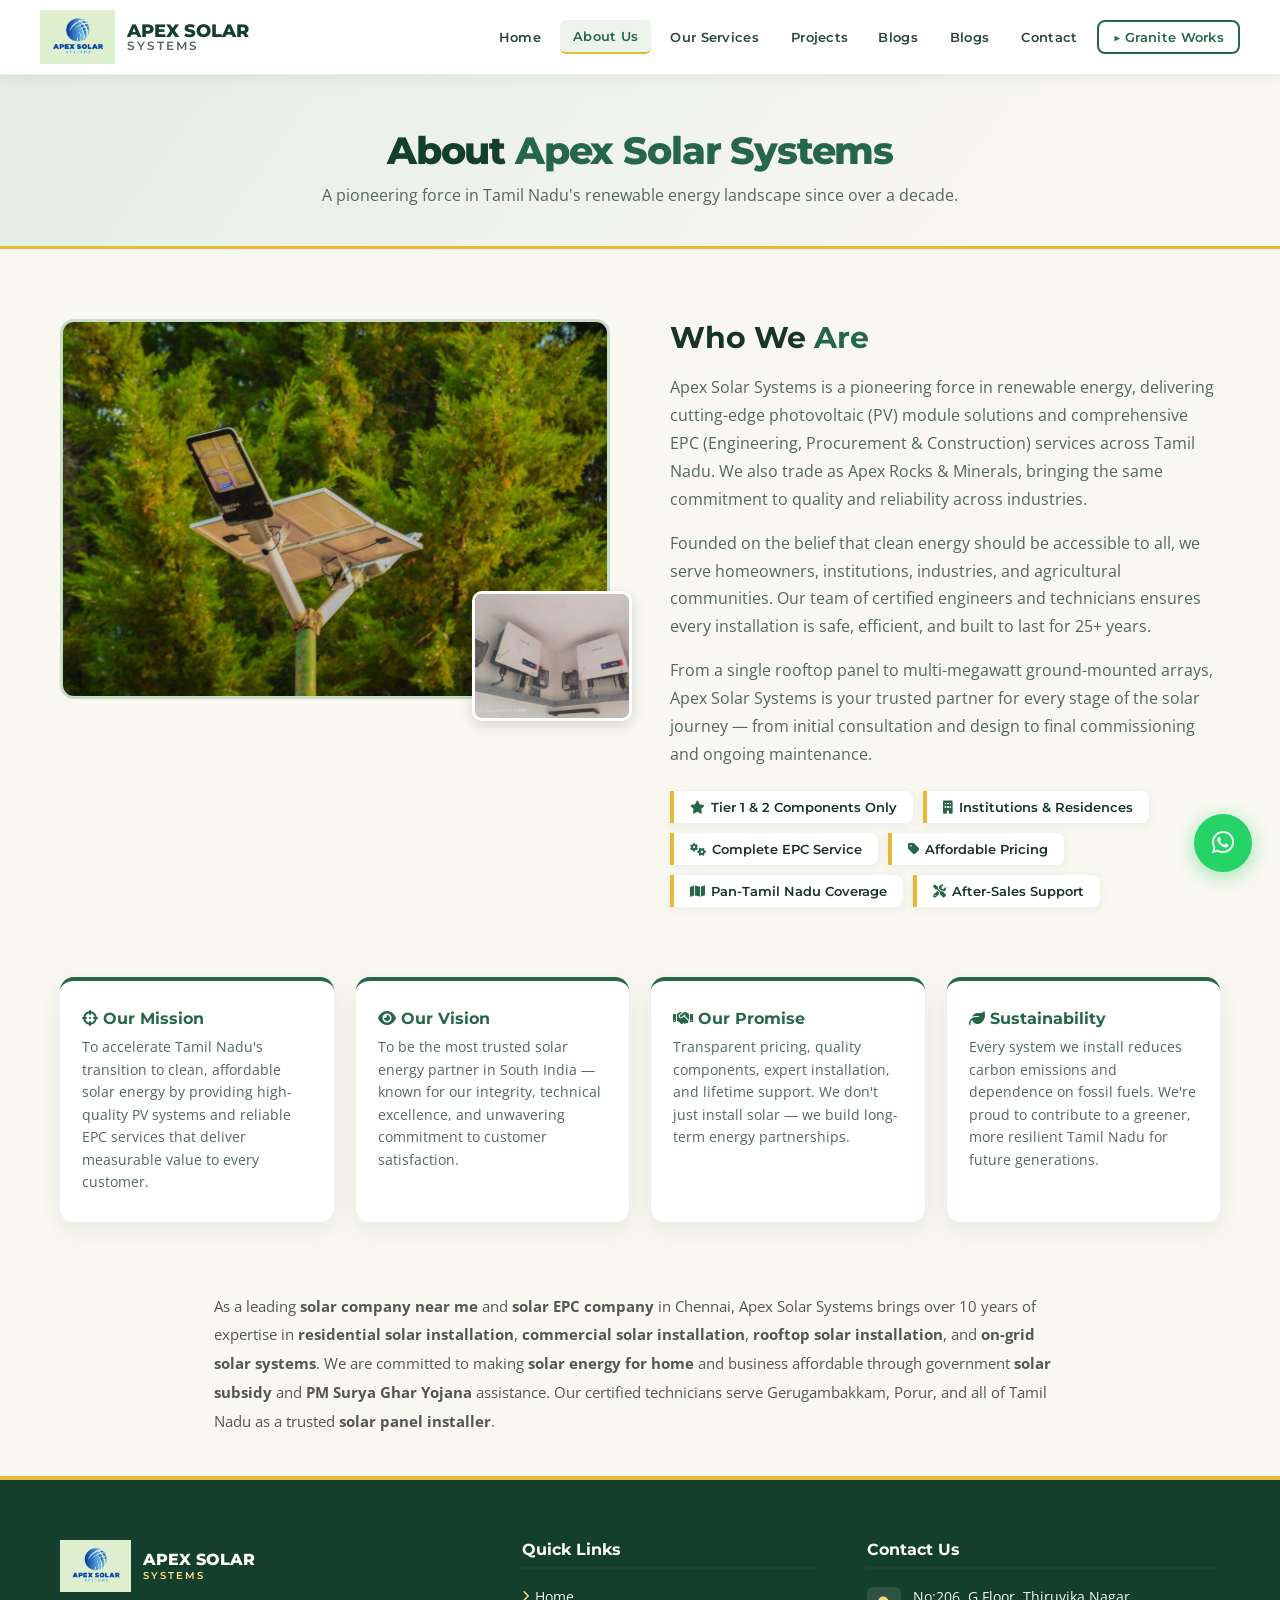
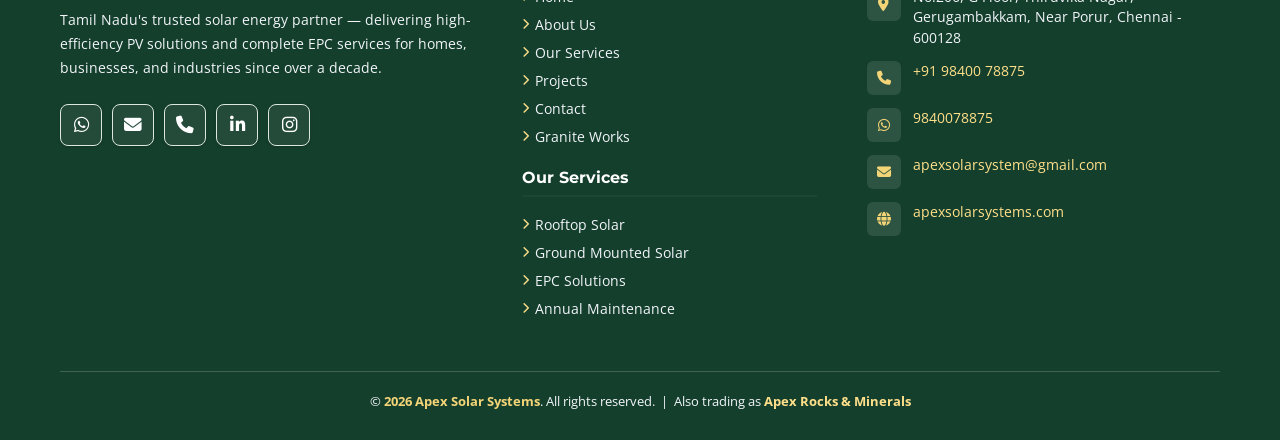
<file: about.html>
<!DOCTYPE html>
<html lang="en">
<head>
  <!-- Google tag (gtag.js) -->
<script async src="https://www.googletagmanager.com/gtag/js?id=GT-MQRT2NZC"></script>
<script>
  window.dataLayer = window.dataLayer || [];
  function gtag(){dataLayer.push(arguments);}
  gtag('js', new Date());

  gtag('config', 'GT-ABC123XYZ');
</script>
  <meta charset="UTF-8" />
  <meta name="viewport" content="width=device-width, initial-scale=1.0" />
  <title>About Us | Apex Solar Systems – Trusted Solar EPC Company Chennai, Tamil Nadu</title>
  <meta name="description" content="Learn about Apex Solar Systems – a leading solar EPC company in Chennai serving Tamil Nadu for over 10 years. Residential & commercial solar installation, PM Surya Ghar Yojana, Gerugambakkam, Porur." />
  <meta name="keywords" content="solar company near me, best solar company Chennai, solar EPC company, solar installation company Tamil Nadu, solar energy company Chennai, rooftop solar company, solar panel company Chennai, residential solar installation, commercial solar installation, solar power company Tamil Nadu, Apex Solar Systems, solar installer Chennai, Gerugambakkam solar company" />
  <meta name="robots" content="index, follow" />
  <meta name="author" content="Apex Solar Systems" />
  <link rel="canonical" href="https://apexsolarsystems.com/about.html" />
  <meta property="og:type" content="website" />
  <meta property="og:title" content="About Apex Solar Systems | Best Solar Company Chennai" />
  <meta property="og:description" content="10+ years of solar installation excellence in Tamil Nadu. EPC solutions, residential & commercial solar, PM Surya Ghar Yojana subsidy assistance." />
  <meta property="og:url" content="https://apexsolarsystems.com/about.html" />
  <meta property="og:image" content="https://apexsolarsystems.com/LOGO.PNG" />
  <link rel="preconnect" href="https://fonts.googleapis.com" />
  <link rel="preconnect" href="https://fonts.gstatic.com" crossorigin />
  <link href="https://fonts.googleapis.com/css2?family=Montserrat:wght@400;600;700;800&family=Open+Sans:wght@400;500;600&display=swap" rel="stylesheet" />
  <link rel="stylesheet" href="https://cdnjs.cloudflare.com/ajax/libs/font-awesome/6.4.0/css/all.min.css" />
  <link rel="stylesheet" href="style.css" />
  <link rel="stylesheet" href="theme-premium-energy.css" />
</head>
<body>

<!-- NAVBAR -->
<nav id="navbar">
  <a href="index.html" class="nav-brand">
    <img src="LOGO.PNG" alt="Apex Solar Logo" />
    <div class="brand-text">
      <span class="apex">APEX SOLAR</span>
      <span class="systems">SYSTEMS</span>
    </div>
  </a>
  <ul class="nav-links">
    <li><a href="index.html">Home</a></li>
    <li><a href="about.html" class="active">About Us</a></li>
    <li><a href="services.html">Our Services</a></li>
    <li><a href="projects.html">Projects</a>
  <a href="blogs.html">Blogs</a></li>
    <li><a href="blogs.html">Blogs</a></li>
    <li><a href="contact.html">Contact</a></li>
    <li><a href="https://apexrocks.in/" target="_blank" rel="noopener" class="granite-btn">&#9654; Granite Works</a></li>
  </ul>
  <div class="hamburger" onclick="toggleNav()" aria-label="Menu" role="button" tabindex="0">
    <span></span><span></span><span></span>
  </div>
</nav>
<div class="mobile-menu" id="mobileMenu">
  <a href="index.html">Home</a>
  <a href="about.html" class="active">About Us</a>
  <a href="services.html">Our Services</a>
  <a href="projects.html">Projects</a>
  <a href="contact.html">Contact</a>
  <a href="https://apexrocks.in/" target="_blank" rel="noopener" class="mob-granite">&#9654; Granite Works</a>
</div>

<!-- PAGE BANNER -->
<div class="page-banner">
  <h1>About <span>Apex Solar Systems</span></h1>
  <p>A pioneering force in Tamil Nadu's renewable energy landscape since over a decade.</p>
</div>

<!-- ABOUT GRID -->
<div class="about-grid">
  <div class="about-img-wrap">
    <img src="solar_3.PNG" alt="Apex Solar Team" class="main-img" />
    <img src="3.PNG" alt="Solar Installation Accent" class="accent-img" />
  </div>
  <div class="about-text">
    <h2>Who We <span style="color:var(--green);">Are</span></h2>
    <p>Apex Solar Systems is a pioneering force in renewable energy, delivering cutting-edge photovoltaic (PV) module solutions and comprehensive EPC (Engineering, Procurement &amp; Construction) services across Tamil Nadu. We also trade as Apex Rocks &amp; Minerals, bringing the same commitment to quality and reliability across industries.</p>
    <p>Founded on the belief that clean energy should be accessible to all, we serve homeowners, institutions, industries, and agricultural communities. Our team of certified engineers and technicians ensures every installation is safe, efficient, and built to last for 25+ years.</p>
    <p>From a single rooftop panel to multi-megawatt ground-mounted arrays, Apex Solar Systems is your trusted partner for every stage of the solar journey — from initial consultation and design to final commissioning and ongoing maintenance.</p>
    <div class="feature-chips">
      <span class="feature-chip"><i class="fa-solid fa-star" style="color:var(--green);margin-right:6px;"></i>Tier 1 &amp; 2 Components Only</span>
      <span class="feature-chip"><i class="fa-solid fa-building" style="color:var(--green);margin-right:6px;"></i>Institutions &amp; Residences</span>
      <span class="feature-chip"><i class="fa-solid fa-gears" style="color:var(--green);margin-right:6px;"></i>Complete EPC Service</span>
      <span class="feature-chip"><i class="fa-solid fa-tag" style="color:var(--green);margin-right:6px;"></i>Affordable Pricing</span>
      <span class="feature-chip"><i class="fa-solid fa-map" style="color:var(--green);margin-right:6px;"></i>Pan-Tamil Nadu Coverage</span>
      <span class="feature-chip"><i class="fa-solid fa-tools" style="color:var(--green);margin-right:6px;"></i>After-Sales Support</span>
    </div>
  </div>
</div>

<!-- MISSION / VISION / PROMISE / SUSTAINABILITY -->
<div class="mvp-grid">
  <div class="mvp-card">
    <h3><i class="fa-solid fa-crosshairs"></i> Our Mission</h3>
    <p>To accelerate Tamil Nadu's transition to clean, affordable solar energy by providing high-quality PV systems and reliable EPC services that deliver measurable value to every customer.</p>
  </div>
  <div class="mvp-card">
    <h3><i class="fa-solid fa-eye"></i> Our Vision</h3>
    <p>To be the most trusted solar energy partner in South India — known for our integrity, technical excellence, and unwavering commitment to customer satisfaction.</p>
  </div>
  <div class="mvp-card">
    <h3><i class="fa-solid fa-handshake"></i> Our Promise</h3>
    <p>Transparent pricing, quality components, expert installation, and lifetime support. We don't just install solar — we build long-term energy partnerships.</p>
  </div>
  <div class="mvp-card">
    <h3><i class="fa-solid fa-leaf"></i> Sustainability</h3>
    <p>Every system we install reduces carbon emissions and dependence on fossil fuels. We're proud to contribute to a greener, more resilient Tamil Nadu for future generations.</p>
  </div>
</div>

<!-- SEO PARAGRAPH -->
<section aria-label="About Solar Company Chennai" style="max-width:900px;margin:0 auto;padding:0 24px 40px;">
  <p style="color:#555;line-height:1.9;font-size:0.95rem;">
    As a leading <strong>solar company near me</strong> and <strong>solar EPC company</strong> in Chennai, Apex Solar Systems brings over 10 years of expertise in <strong>residential solar installation</strong>, <strong>commercial solar installation</strong>, <strong>rooftop solar installation</strong>, and <strong>on-grid solar systems</strong>. We are committed to making <strong>solar energy for home</strong> and business affordable through government <strong>solar subsidy</strong> and <strong>PM Surya Ghar Yojana</strong> assistance. Our certified technicians serve Gerugambakkam, Porur, and all of Tamil Nadu as a trusted <strong>solar panel installer</strong>.
  </p>
</section>

<!-- FOOTER --><footer>
  <div class="footer-grid">
    <div class="footer-col">
      <div style="display:flex;align-items:center;gap:12px;margin-bottom:16px;">
        <img src="LOGO.PNG" alt="Apex Solar Logo" style="height:52px;width:auto;" />
        <div>
          <div style="font-family:'Montserrat',sans-serif;font-weight:800;font-size:1rem;color:var(--green);">APEX SOLAR</div>
          <div style="font-family:'Montserrat',sans-serif;font-weight:600;font-size:0.65rem;color:var(--black);letter-spacing:2px;">SYSTEMS</div>
        </div>
      </div>
      <p>Tamil Nadu's trusted solar energy partner — delivering high-efficiency PV solutions and complete EPC services for homes, businesses, and industries since over a decade.</p>
      <div class="social-icons">
        <a href="https://wa.me/919840078875?text=Hello%2C%20Can%20I%20get%20more%20information%20on%20how%20to%20reduce%20my%20EB%20Bill%20100%25%20using%20Solar%20installation%3F" target="_blank" rel="noopener" class="soc-btn" aria-label="WhatsApp"><i class="fa-brands fa-whatsapp"></i><span class="soc-tooltip"><strong>WhatsApp</strong>9840078875</span></a>
        <a href="mailto:apexsolarsystem@gmail.com" class="soc-btn" aria-label="Email"><i class="fa-solid fa-envelope"></i><span class="soc-tooltip"><strong>Email</strong>apexsolarsystem@gmail.com</span></a>
        <a href="tel:+919840078875" class="soc-btn" aria-label="Phone"><i class="fa-solid fa-phone"></i><span class="soc-tooltip"><strong>Phone</strong>+91 98400 78875</span></a>
        <a href="https://www.linkedin.com/in/apex-rock-474b0169/" target="_blank" rel="noopener" class="soc-btn" aria-label="LinkedIn"><i class="fa-brands fa-linkedin-in"></i><span class="soc-tooltip"><strong>LinkedIn</strong>Apex Rock</span></a>
        <a href="https://www.instagram.com/apex_solar_systems" target="_blank" rel="noopener" class="soc-btn" aria-label="Instagram"><i class="fa-brands fa-instagram"></i><span class="soc-tooltip"><strong>Instagram</strong>@apex_solar_systems</span></a>
      </div>
    </div>
    <div class="footer-col">
      <h4>Quick Links</h4>
      <ul>
        <li><a href="index.html"><i class="fa-solid fa-chevron-right" style="font-size:0.7rem;color:var(--green);"></i> Home</a></li>
        <li><a href="about.html"><i class="fa-solid fa-chevron-right" style="font-size:0.7rem;color:var(--green);"></i> About Us</a></li>
        <li><a href="services.html"><i class="fa-solid fa-chevron-right" style="font-size:0.7rem;color:var(--green);"></i> Our Services</a></li>
        <li><a href="projects.html"><i class="fa-solid fa-chevron-right" style="font-size:0.7rem;color:var(--green);"></i> Projects</a></li>
        <li><a href="contact.html"><i class="fa-solid fa-chevron-right" style="font-size:0.7rem;color:var(--green);"></i> Contact</a></li>
        <li><a href="https://apexrocks.in/" target="_blank" rel="noopener"><i class="fa-solid fa-chevron-right" style="font-size:0.7rem;color:var(--green);"></i> Granite Works</a></li>
      </ul>
      <h4 style="margin-top:22px;">Our Services</h4>
      <ul>
        <li><a href="services.html"><i class="fa-solid fa-chevron-right" style="font-size:0.7rem;color:var(--green);"></i> Rooftop Solar</a></li>
        <li><a href="services.html"><i class="fa-solid fa-chevron-right" style="font-size:0.7rem;color:var(--green);"></i> Ground Mounted Solar</a></li>
        <li><a href="services.html"><i class="fa-solid fa-chevron-right" style="font-size:0.7rem;color:var(--green);"></i> EPC Solutions</a></li>
        <li><a href="services.html"><i class="fa-solid fa-chevron-right" style="font-size:0.7rem;color:var(--green);"></i> Annual Maintenance</a></li>
      </ul>
    </div>
    <div class="footer-col">
      <h4>Contact Us</h4>
      <div class="footer-contact-row"><div class="footer-icon-box"><i class="fa-solid fa-location-dot"></i></div><div class="txt">No:206, G Floor, Thiruvika Nagar,<br>Gerugambakkam, Near Porur, Chennai - 600128</div></div>
      <div class="footer-contact-row"><div class="footer-icon-box"><i class="fa-solid fa-phone"></i></div><div class="txt"><a href="tel:+919840078875" style="color:var(--gray);">+91 98400 78875</a></div></div>
      <div class="footer-contact-row"><div class="footer-icon-box"><i class="fa-brands fa-whatsapp"></i></div><div class="txt"><a href="https://wa.me/919840078875?text=Hello%2C%20Can%20I%20get%20more%20information%20on%20how%20to%20reduce%20my%20EB%20Bill%20100%25%20using%20Solar%20installation%3F" target="_blank" rel="noopener" style="color:var(--gray);">9840078875</a></div></div>
      <div class="footer-contact-row"><div class="footer-icon-box"><i class="fa-solid fa-envelope"></i></div><div class="txt"><a href="mailto:apexsolarsystem@gmail.com" style="color:var(--gray);">apexsolarsystem@gmail.com</a></div></div>
      <div class="footer-contact-row"><div class="footer-icon-box"><i class="fa-solid fa-globe"></i></div><div class="txt"><a href="https://apexsolarsystems.com" target="_blank" rel="noopener" style="color:var(--green);">apexsolarsystems.com</a></div></div>
    </div>
  </div>
  <div class="footer-bottom">&copy; <span id="footerYear"></span> <span>Apex Solar Systems</span>. All rights reserved. &nbsp;|&nbsp; Also trading as <a href="https://apexrocks.in/" target="_blank" rel="noopener" style="color:var(--green);font-weight:700;">Apex Rocks &amp; Minerals</a></div>
</footer>

<a href="https://wa.me/919840078875?text=Hello%2C%20Can%20I%20get%20more%20information%20on%20how%20to%20reduce%20my%20EB%20Bill%20100%25%20using%20Solar%20installation%3F" target="_blank" rel="noopener" class="wa-float" aria-label="Chat on WhatsApp"><i class="fa-brands fa-whatsapp"></i></a>

<script>
  function toggleNav() { document.getElementById('mobileMenu').classList.toggle('open'); }
  window.addEventListener('scroll', function() {
    document.getElementById('navbar').classList.toggle('scrolled', window.scrollY > 40);
  });
  document.getElementById('footerYear').textContent = new Date().getFullYear();
</script>
</body>
</html>
</file>
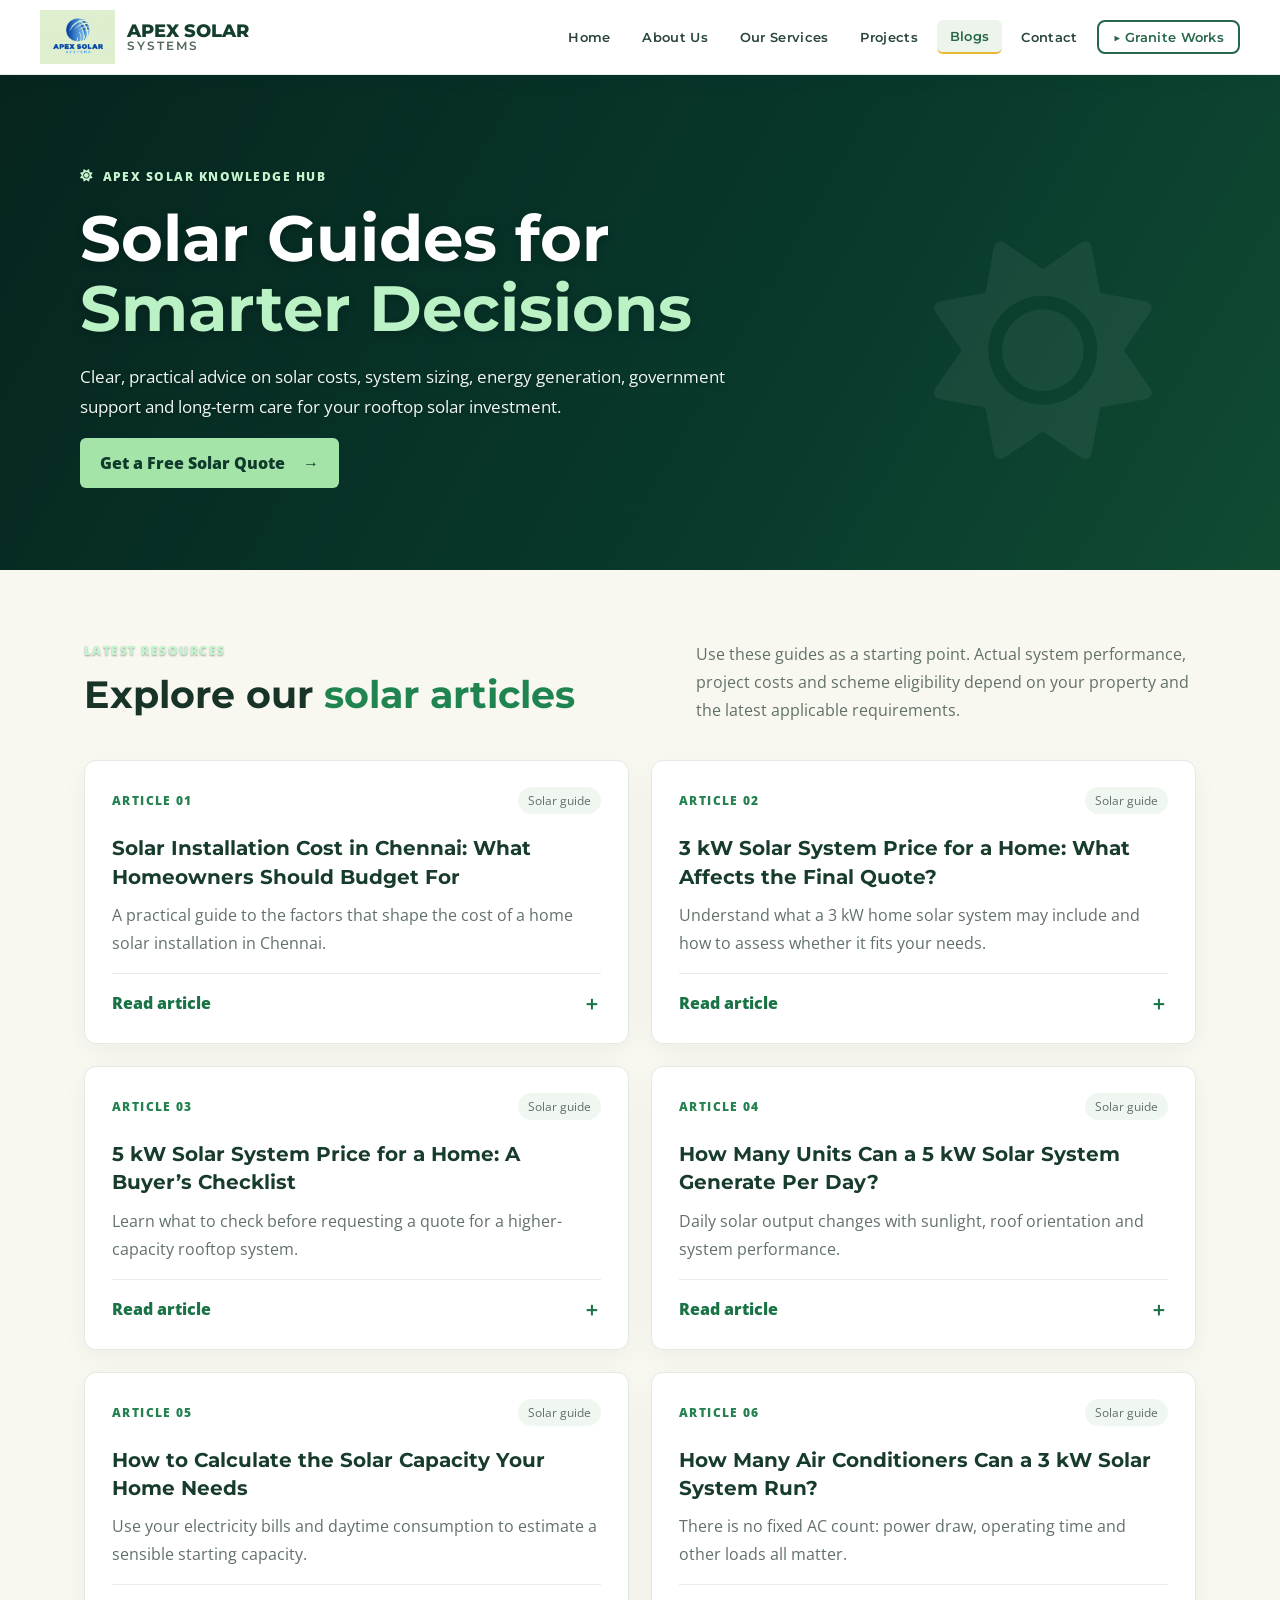
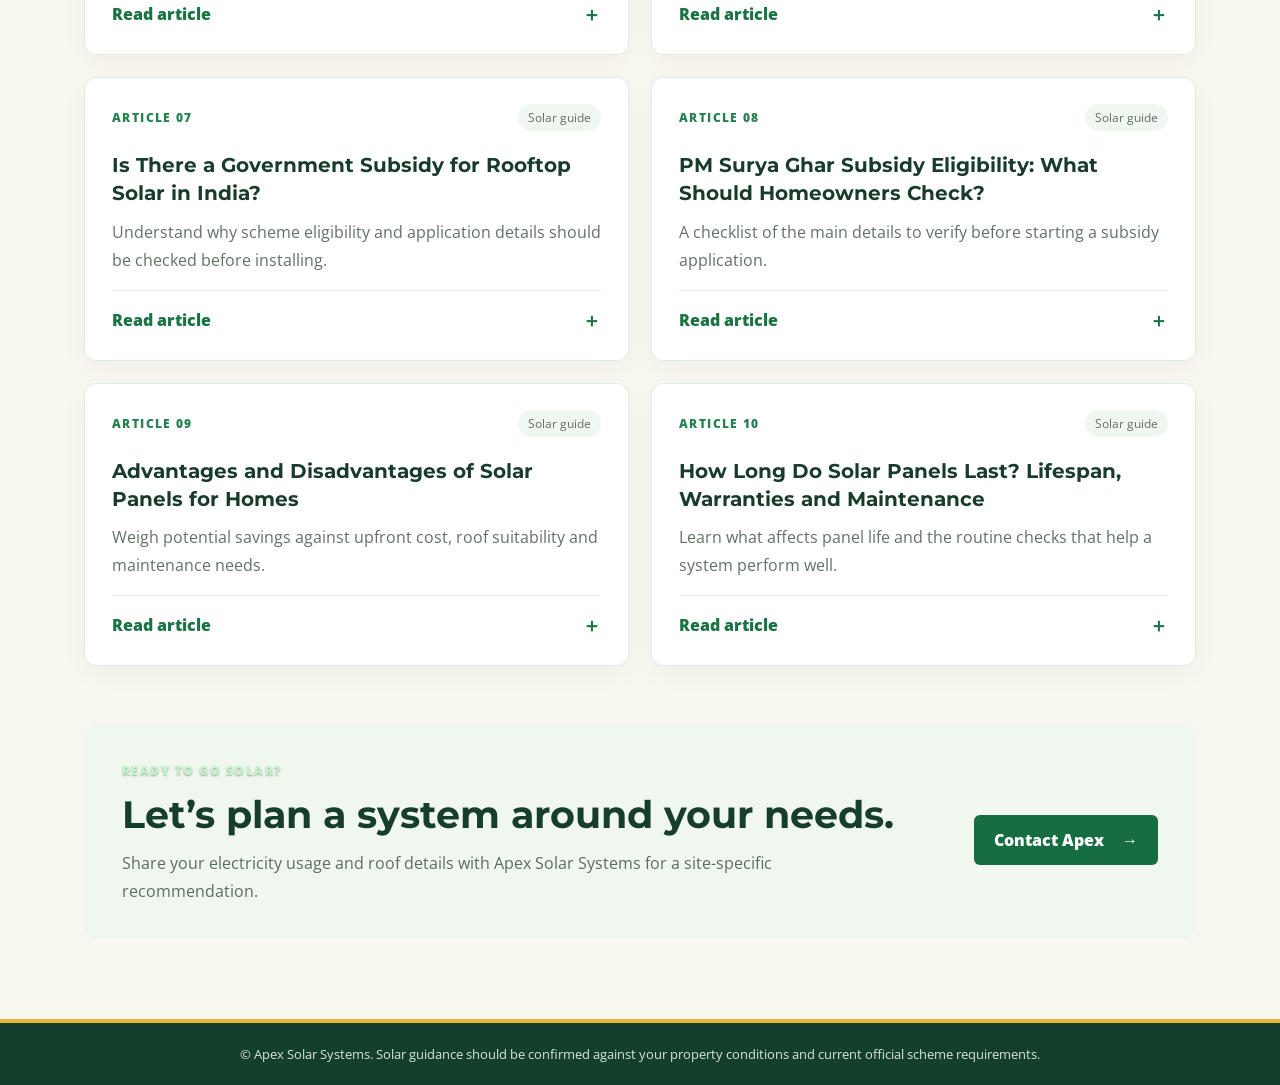
<file: blogs.html>
<!DOCTYPE html>
<html lang="en"><head>
<meta charset="UTF-8"><meta name="viewport" content="width=device-width, initial-scale=1.0">
<title>Solar Guides & Advice | Apex Solar Systems Chennai</title>
<meta name="description" content="Explore practical solar guides from Apex Solar Systems on home solar installation costs, 3 kW and 5 kW systems, solar generation, sizing, subsidies and maintenance.">
<meta name="robots" content="index, follow"><link rel="canonical" href="https://apexsolarsystems.com/blogs.html">
<meta property="og:title" content="Solar Guides & Advice | Apex Solar Systems"><meta property="og:description" content="Helpful guides to home solar costs, system sizing, generation, subsidies and panel maintenance."><meta property="og:url" content="https://apexsolarsystems.com/blogs.html">
<link rel="preconnect" href="https://fonts.googleapis.com"><link rel="preconnect" href="https://fonts.gstatic.com" crossorigin><link href="https://fonts.googleapis.com/css2?family=Montserrat:wght@400;600;700;800&family=Open+Sans:wght@400;500;600&display=swap" rel="stylesheet"><link rel="stylesheet" href="https://cdnjs.cloudflare.com/ajax/libs/font-awesome/6.4.0/css/all.min.css"><link rel="stylesheet" href="style.css"><link rel="stylesheet" href="theme-premium-energy.css"><link rel="stylesheet" href="blogs.css">
</head><body>
<nav id="navbar"><a href="index.html" class="nav-brand"><img src="LOGO.PNG" alt="Apex Solar Logo"><div class="brand-text"><span class="apex">APEX SOLAR</span><span class="systems">SYSTEMS</span></div></a><ul class="nav-links"><li><a href="index.html">Home</a></li><li><a href="about.html">About Us</a></li><li><a href="services.html">Our Services</a></li><li><a href="projects.html">Projects</a></li><li><a href="blogs.html" class="active">Blogs</a></li><li><a href="contact.html">Contact</a></li><li><a href="https://apexrocks.in/" target="_blank" rel="noopener" class="granite-btn">&#9654; Granite Works</a></li></ul><div class="hamburger" onclick="toggleNav()" aria-label="Menu" role="button" tabindex="0"><span></span><span></span><span></span></div></nav>
<div class="mobile-menu" id="mobileMenu"><a href="index.html">Home</a><a href="about.html">About Us</a><a href="services.html">Our Services</a><a href="projects.html">Projects</a><a href="blogs.html" class="active">Blogs</a><a href="contact.html">Contact</a><a href="https://apexrocks.in/" target="_blank" rel="noopener" class="mob-granite">&#9654; Granite Works</a></div>
<header class="blogs-hero"><div class="blogs-hero-inner"><span class="blogs-eyebrow"><i class="fa-solid fa-sun"></i> APEX SOLAR KNOWLEDGE HUB</span><h1>Solar Guides for <span>Smarter Decisions</span></h1><p>Clear, practical advice on solar costs, system sizing, energy generation, government support and long-term care for your rooftop solar investment.</p><a class="blogs-hero-cta" href="contact.html">Get a Free Solar Quote <span aria-hidden="true">→</span></a></div><div class="hero-sun" aria-hidden="true"><i class="fa-solid fa-sun"></i></div></header>
<main class="blogs-main"><div class="blogs-intro"><div><span class="blogs-eyebrow">LATEST RESOURCES</span><h2>Explore our <span>solar articles</span></h2></div><p>Use these guides as a starting point. Actual system performance, project costs and scheme eligibility depend on your property and the latest applicable requirements.</p></div><div class="blogs-grid"><article class="blog-card" id="article-1"><div class="blog-card-top"><span class="blog-number">ARTICLE 01</span><span class="blog-tag">Solar guide</span></div><h2>Solar Installation Cost in Chennai: What Homeowners Should Budget For</h2><p class="blog-excerpt">A practical guide to the factors that shape the cost of a home solar installation in Chennai.</p><details class="blog-read"><summary>Read article <span aria-hidden="true">＋</span></summary><div class="blog-body"><p>The total cost of a home solar installation depends on system capacity, panel and inverter selection, mounting structure, roof condition, electrical work and utility-related requirements. Shading, roof access and the distance between panels, inverter and electrical connection can also affect the installation scope.</p><p>Before comparing quotes, ask each installer to list the panels, inverter, mounting structure, protection devices, wiring, installation work, warranties and after-sales support included. Compare like-for-like specifications rather than the headline price alone. Apex Solar Systems can assess your electricity use and roof conditions and prepare a site-specific quotation. Prices should be confirmed with the installer because equipment and project requirements vary.</p><p class="blog-keyword"><strong>Topic:</strong> home solar installation cost</p><a class="blog-cta" href="contact.html">Discuss your solar requirements <span aria-hidden="true">→</span></a></div></details></article>
<article class="blog-card" id="article-2"><div class="blog-card-top"><span class="blog-number">ARTICLE 02</span><span class="blog-tag">Solar guide</span></div><h2>3 kW Solar System Price for a Home: What Affects the Final Quote?</h2><p class="blog-excerpt">Understand what a 3 kW home solar system may include and how to assess whether it fits your needs.</p><details class="blog-read"><summary>Read article <span aria-hidden="true">＋</span></summary><div class="blog-body"><p>A 3 kW solar system may suit some homes with moderate electricity consumption, but the right size depends on monthly units, daytime usage, appliance load and roof suitability. The final price can vary with panel and inverter brands, mounting requirements, electrical work and whether battery backup is included.</p><p>Ask for an itemized quotation and confirm the system type, expected generation assumptions, warranty terms, maintenance guidance and any utility process. If you are considering a subsidy, verify eligibility and current scheme requirements through official channels before making a financial decision. Apex can help evaluate your consumption and roof space before recommending a configuration.</p><p class="blog-keyword"><strong>Topic:</strong> 3 kW solar system price</p><a class="blog-cta" href="contact.html">Discuss your solar requirements <span aria-hidden="true">→</span></a></div></details></article>
<article class="blog-card" id="article-3"><div class="blog-card-top"><span class="blog-number">ARTICLE 03</span><span class="blog-tag">Solar guide</span></div><h2>5 kW Solar System Price for a Home: A Buyer’s Checklist</h2><p class="blog-excerpt">Learn what to check before requesting a quote for a higher-capacity rooftop system.</p><details class="blog-read"><summary>Read article <span aria-hidden="true">＋</span></summary><div class="blog-body"><p>A 5 kW system may be worth considering for households with higher electricity use, but capacity should be based on bills and usage patterns rather than a generic household label. Equipment choice, roof layout, shading, mounting structure, cable routes and connection requirements influence the installed cost.</p><p>When reviewing proposals, check whether the quote includes all major components, installation and safety equipment. Ask how the installer estimated generation and whether that estimate reflects your roof orientation and shading. Battery storage can add substantially to cost and should be selected based on backup needs. Request a site assessment and a written, itemized quote before comparing providers.</p><p class="blog-keyword"><strong>Topic:</strong> 5 kW solar system price</p><a class="blog-cta" href="contact.html">Discuss your solar requirements <span aria-hidden="true">→</span></a></div></details></article>
<article class="blog-card" id="article-4"><div class="blog-card-top"><span class="blog-number">ARTICLE 04</span><span class="blog-tag">Solar guide</span></div><h2>How Many Units Can a 5 kW Solar System Generate Per Day?</h2><p class="blog-excerpt">Daily solar output changes with sunlight, roof orientation and system performance.</p><details class="blog-read"><summary>Read article <span aria-hidden="true">＋</span></summary><div class="blog-body"><p>A 5 kW solar system may generate roughly 15–25 units (kWh) on a day with favorable sunlight, but this is an estimate, not a guarantee. Cloud cover, season, dust, shade, panel direction, temperature, inverter performance and system downtime all affect output. Daily production can vary considerably across the year.</p><p>Use the estimate as an initial guide only. A more useful projection considers your location, roof layout, shading and equipment specifications. Ask your installer for expected monthly generation and the assumptions behind it. After commissioning, compare inverter monitoring data over time rather than judging performance from a single day.</p><p class="blog-keyword"><strong>Topic:</strong> 5 kW solar generation per day</p><a class="blog-cta" href="contact.html">Discuss your solar requirements <span aria-hidden="true">→</span></a></div></details></article>
<article class="blog-card" id="article-5"><div class="blog-card-top"><span class="blog-number">ARTICLE 05</span><span class="blog-tag">Solar guide</span></div><h2>How to Calculate the Solar Capacity Your Home Needs</h2><p class="blog-excerpt">Use your electricity bills and daytime consumption to estimate a sensible starting capacity.</p><details class="blog-read"><summary>Read article <span aria-hidden="true">＋</span></summary><div class="blog-body"><p>Start with several recent electricity bills and calculate average monthly consumption in units (kWh). Divide by the number of days in the billing period to estimate daily use. Then consider how much electricity is consumed during sunlight hours, since a grid-connected rooftop system without batteries does not automatically provide backup during a power cut.</p><p>The final capacity also depends on usable roof area, shading, panel layout, budget and local utility rules. Avoid sizing only from the number of rooms or appliances. Share your bills and roof details with a qualified installer for a site-specific recommendation, and ask for an estimate of monthly generation alongside the proposed capacity.</p><p class="blog-keyword"><strong>Topic:</strong> calculate solar capacity for home</p><a class="blog-cta" href="contact.html">Discuss your solar requirements <span aria-hidden="true">→</span></a></div></details></article>
<article class="blog-card" id="article-6"><div class="blog-card-top"><span class="blog-number">ARTICLE 06</span><span class="blog-tag">Solar guide</span></div><h2>How Many Air Conditioners Can a 3 kW Solar System Run?</h2><p class="blog-excerpt">There is no fixed AC count: power draw, operating time and other loads all matter.</p><details class="blog-read"><summary>Read article <span aria-hidden="true">＋</span></summary><div class="blog-body"><p>The number of air conditioners a 3 kW solar system can support depends on each unit’s input power, star rating, inverter technology, temperature setting and running conditions. Other appliances running at the same time also affect the total load. Solar output changes throughout the day, so the system may not deliver its full rated power continuously.</p><p>A grid-connected system can work alongside the utility supply, subject to the connection arrangement, while an off-grid or hybrid design must account for starting loads, inverter capacity and battery storage if backup is required. Ask an installer to assess appliance nameplates and usage patterns instead of relying on a simple AC-count rule.</p><p class="blog-keyword"><strong>Topic:</strong> 3 kW solar system air conditioner</p><a class="blog-cta" href="contact.html">Discuss your solar requirements <span aria-hidden="true">→</span></a></div></details></article>
<article class="blog-card" id="article-7"><div class="blog-card-top"><span class="blog-number">ARTICLE 07</span><span class="blog-tag">Solar guide</span></div><h2>Is There a Government Subsidy for Rooftop Solar in India?</h2><p class="blog-excerpt">Understand why scheme eligibility and application details should be checked before installing.</p><details class="blog-read"><summary>Read article <span aria-hidden="true">＋</span></summary><div class="blog-body"><p>Eligible residential consumers may be able to receive support under the applicable central rooftop solar scheme, subject to the current guidelines and installation requirements. Eligibility, approved-vendor conditions, system requirements and application steps can change, so avoid relying on outdated online figures or informal promises.</p><p>Check the official PM Surya Ghar portal and relevant government guidance for the latest terms. Confirm how the application should be completed, which documents are needed and what must happen before installation. Commercial and industrial projects may follow different rules and should not assume residential benefits apply. Apex Solar Systems can explain the installation process and help coordinate relevant information, but subsidy approval is determined by the scheme authorities.</p><p class="blog-keyword"><strong>Topic:</strong> rooftop solar subsidy India</p><a class="blog-cta" href="contact.html">Discuss your solar requirements <span aria-hidden="true">→</span></a></div></details></article>
<article class="blog-card" id="article-8"><div class="blog-card-top"><span class="blog-number">ARTICLE 08</span><span class="blog-tag">Solar guide</span></div><h2>PM Surya Ghar Subsidy Eligibility: What Should Homeowners Check?</h2><p class="blog-excerpt">A checklist of the main details to verify before starting a subsidy application.</p><details class="blog-read"><summary>Read article <span aria-hidden="true">＋</span></summary><div class="blog-body"><p>Eligibility under PM Surya Ghar depends on the scheme’s current rules and the applicant, electricity connection, installation and vendor requirements. The safest first step is to review the official portal and confirm that your property and planned system meet the applicable conditions. Do this before assuming a particular benefit will be approved.</p><p>Keep your electricity consumer details and other requested information available, and follow the official application sequence. Confirm whether any vendor registration, technical inspection, metering or commissioning steps apply to your case. Rules and procedures may be updated; use official guidance as the final reference. An installer can help explain technical and installation information, but cannot guarantee government approval.</p><p class="blog-keyword"><strong>Topic:</strong> PM Surya Ghar eligibility</p><a class="blog-cta" href="contact.html">Discuss your solar requirements <span aria-hidden="true">→</span></a></div></details></article>
<article class="blog-card" id="article-9"><div class="blog-card-top"><span class="blog-number">ARTICLE 09</span><span class="blog-tag">Solar guide</span></div><h2>Advantages and Disadvantages of Solar Panels for Homes</h2><p class="blog-excerpt">Weigh potential savings against upfront cost, roof suitability and maintenance needs.</p><details class="blog-read"><summary>Read article <span aria-hidden="true">＋</span></summary><div class="blog-body"><p>Solar panels can reduce the amount of electricity purchased from the grid and help a household use renewable energy. Long-term value depends on the system price, actual generation, electricity tariffs, household consumption and how much solar power is used when it is generated.</p><p>There are trade-offs. Solar requires an upfront investment and suitable, relatively unshaded space. Generation varies with weather and system conditions, panels need periodic cleaning and inspection, and batteries add cost if backup power is a priority. A roof assessment and realistic generation estimate help you compare benefits with costs. Request a quote that explains equipment, warranties, expected output and maintenance.</p><p class="blog-keyword"><strong>Topic:</strong> advantages disadvantages solar panels</p><a class="blog-cta" href="contact.html">Discuss your solar requirements <span aria-hidden="true">→</span></a></div></details></article>
<article class="blog-card" id="article-10"><div class="blog-card-top"><span class="blog-number">ARTICLE 10</span><span class="blog-tag">Solar guide</span></div><h2>How Long Do Solar Panels Last? Lifespan, Warranties and Maintenance</h2><p class="blog-excerpt">Learn what affects panel life and the routine checks that help a system perform well.</p><details class="blog-read"><summary>Read article <span aria-hidden="true">＋</span></summary><div class="blog-body"><p>Solar panels are designed for long-term operation, and many manufacturers offer performance warranties of 25 years or more. A warranty period is not necessarily the same as the panel’s exact service life; output gradually changes and actual performance depends on product quality, installation, weather and maintenance.</p><p>Keep panels reasonably clean according to the installer’s guidance, inspect for visible damage after severe weather and monitor generation for unusual drops. Have qualified personnel check the inverter, wiring, mounting structure and electrical protection at suitable intervals. Avoid walking on panels or attempting electrical repairs yourself. Keep warranty documents and installation records so any issue can be assessed properly.</p><p class="blog-keyword"><strong>Topic:</strong> solar panel lifespan and maintenance</p><a class="blog-cta" href="contact.html">Discuss your solar requirements <span aria-hidden="true">→</span></a></div></details></article></div><section class="blogs-bottom-cta"><div><span class="blogs-eyebrow">READY TO GO SOLAR?</span><h2>Let’s plan a system around your needs.</h2><p>Share your electricity usage and roof details with Apex Solar Systems for a site-specific recommendation.</p></div><a class="blogs-hero-cta" href="contact.html">Contact Apex <span aria-hidden="true">→</span></a></section></main>
<footer class="blogs-footer"><p>© Apex Solar Systems. Solar guidance should be confirmed against your property conditions and current official scheme requirements.</p></footer>
<script>function toggleNav(){document.getElementById('mobileMenu').classList.toggle('show');}document.querySelectorAll('.blog-read').forEach(function(item){item.addEventListener('toggle',function(){if(item.open){document.querySelectorAll('.blog-read').forEach(function(other){if(other!==item)other.open=false;});}});});</script>
</body></html>
</file>
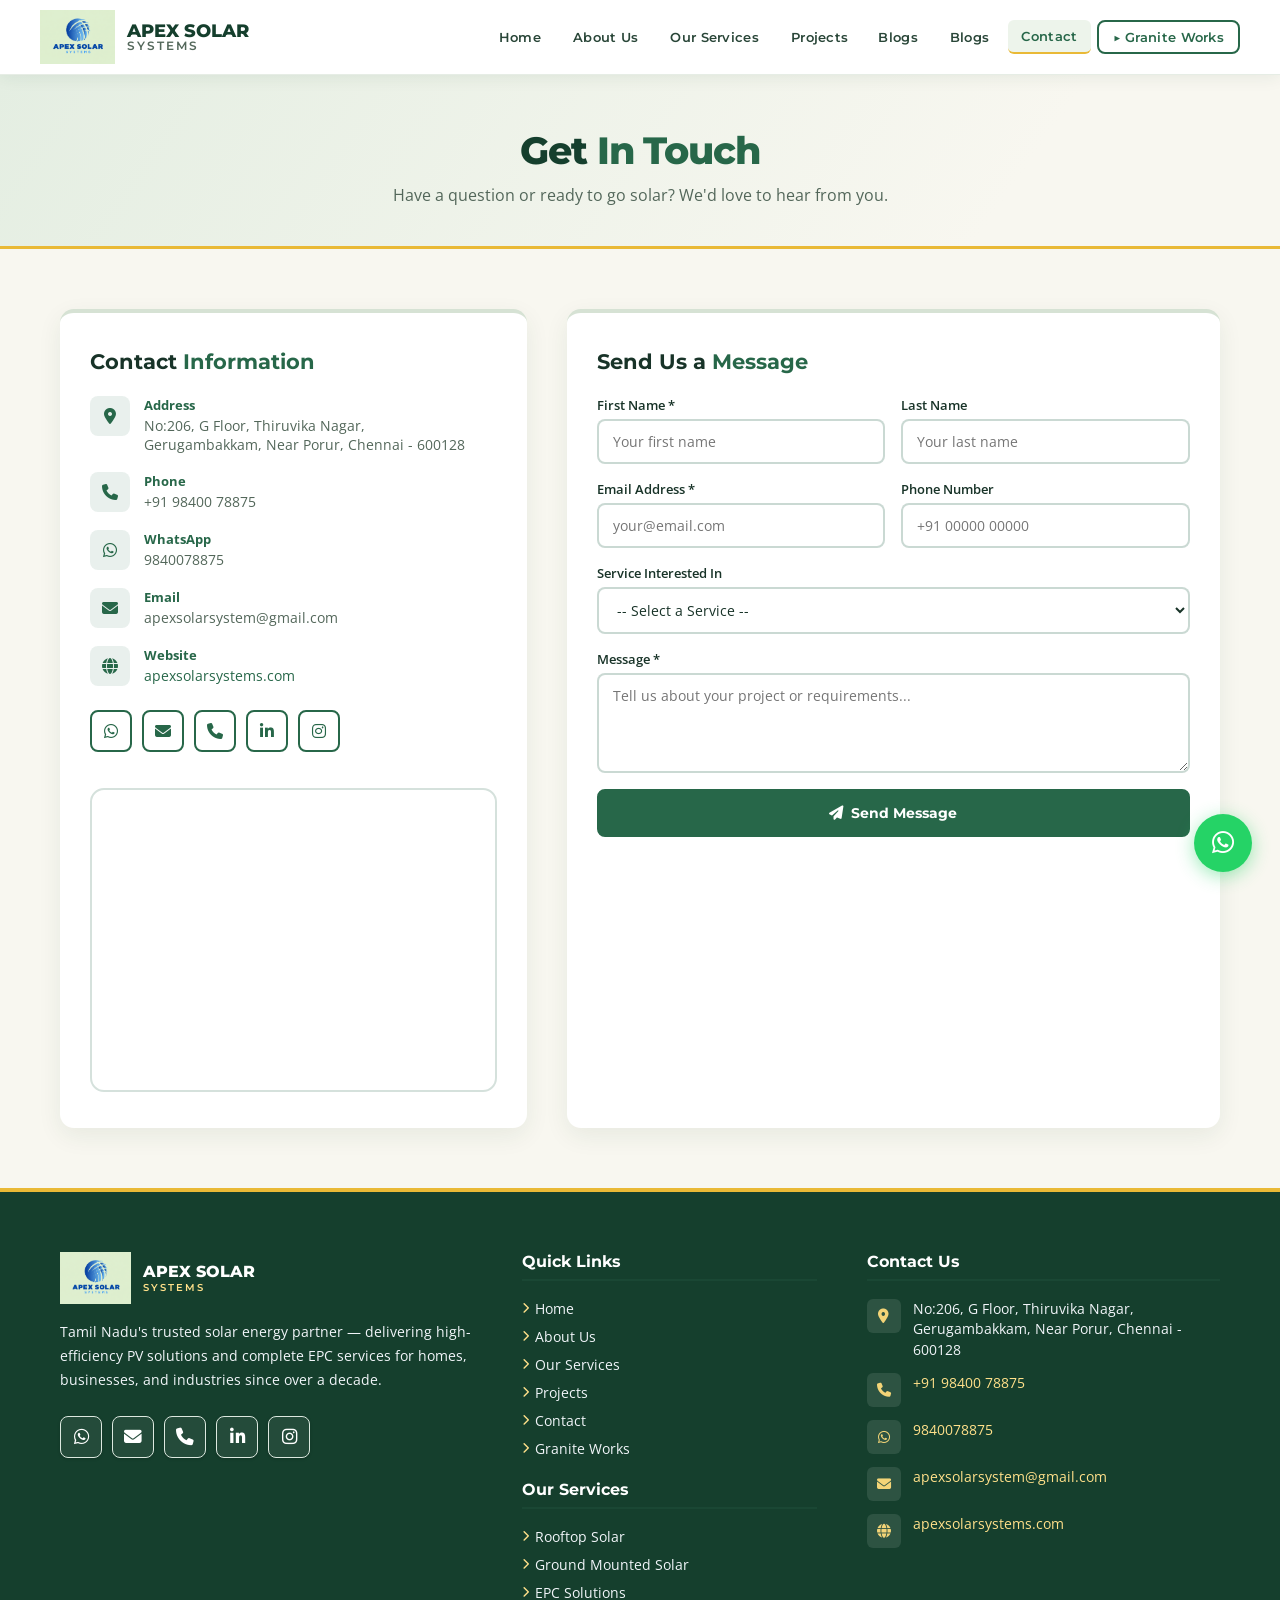
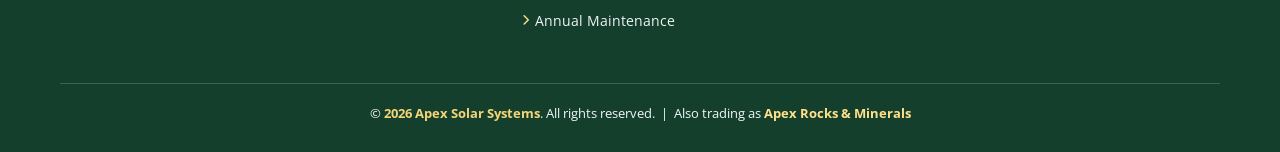
<file: contact.html>
<!DOCTYPE html>
<html lang="en">
<head>
  <!-- Google tag (gtag.js) -->
<script async src="https://www.googletagmanager.com/gtag/js?id=GT-MQRT2NZC"></script>
<script>
  window.dataLayer = window.dataLayer || [];
  function gtag(){dataLayer.push(arguments);}
  gtag('js', new Date());

  gtag('config', 'GT-ABC123XYZ');
</script>
  <meta charset="UTF-8" />
  <meta name="viewport" content="width=device-width, initial-scale=1.0" />
  <title>Contact Apex Solar Systems | Solar Installation Enquiry Chennai – Free Quote</title>
  <meta name="description" content="Contact Apex Solar Systems for a free solar quote. Solar panel installation, rooftop solar, on-grid & off-grid systems in Chennai, Gerugambakkam, Porur & Tamil Nadu. Call +91 98400 78875 or WhatsApp 9840078875." />
  <meta name="keywords" content="solar company near me, solar installation near me, solar panel installer Chennai, contact solar company Chennai, free solar quote Chennai, rooftop solar enquiry, solar panel price enquiry, solar subsidy application, PM Surya Ghar Yojana application, solar power for home enquiry, solar installation Gerugambakkam, solar installation Porur, best solar company Chennai, solar EPC company contact" />
  <meta name="robots" content="index, follow" />
  <meta name="author" content="Apex Solar Systems" />
  <link rel="canonical" href="https://apexsolarsystems.com/contact.html" />
  <meta property="og:type" content="website" />
  <meta property="og:title" content="Contact Apex Solar Systems | Free Solar Quote Chennai" />
  <meta property="og:description" content="Get a free solar installation quote. Call +91 98400 78875 or WhatsApp 9840078875. Gerugambakkam, Near Porur, Chennai." />
  <meta property="og:url" content="https://apexsolarsystems.com/contact.html" />
  <meta property="og:image" content="https://apexsolarsystems.com/LOGO.PNG" />
  <link rel="preconnect" href="https://fonts.googleapis.com" />
  <link rel="preconnect" href="https://fonts.gstatic.com" crossorigin />
  <link href="https://fonts.googleapis.com/css2?family=Montserrat:wght@400;600;700;800&family=Open+Sans:wght@400;500;600&display=swap" rel="stylesheet" />
  <link rel="stylesheet" href="https://cdnjs.cloudflare.com/ajax/libs/font-awesome/6.4.0/css/all.min.css" />
  <link rel="stylesheet" href="style.css" />
  <link rel="stylesheet" href="theme-premium-energy.css" />
</head>
<body>

<!-- NAVBAR -->
<nav id="navbar">
  <a href="index.html" class="nav-brand">
    <img src="LOGO.PNG" alt="Apex Solar Logo" />
    <div class="brand-text">
      <span class="apex">APEX SOLAR</span>
      <span class="systems">SYSTEMS</span>
    </div>
  </a>
  <ul class="nav-links">
    <li><a href="index.html">Home</a></li>
    <li><a href="about.html">About Us</a></li>
    <li><a href="services.html">Our Services</a></li>
    <li><a href="projects.html">Projects</a>
  <a href="blogs.html">Blogs</a></li>
    <li><a href="blogs.html">Blogs</a></li>
    <li><a href="contact.html" class="active">Contact</a></li>
    <li><a href="https://apexrocks.in/" target="_blank" rel="noopener" class="granite-btn">&#9654; Granite Works</a></li>
  </ul>
  <div class="hamburger" onclick="toggleNav()" aria-label="Menu" role="button" tabindex="0">
    <span></span><span></span><span></span>
  </div>
</nav>
<div class="mobile-menu" id="mobileMenu">
  <a href="index.html">Home</a>
  <a href="about.html">About Us</a>
  <a href="services.html">Our Services</a>
  <a href="projects.html">Projects</a>
  <a href="contact.html" class="active">Contact</a>
  <a href="https://apexrocks.in/" target="_blank" rel="noopener" class="mob-granite">&#9654; Granite Works</a>
</div>

<!-- PAGE BANNER -->
<div class="page-banner">
  <h1>Get <span>In Touch</span></h1>
  <p>Have a question or ready to go solar? We'd love to hear from you.</p>
</div>

<!-- CONTACT GRID -->
<div class="contact-grid">

  <!-- Contact Info Card -->
  <div class="contact-info-card">
    <h3>Contact <span style="color:var(--green);">Information</span></h3>

    <div class="info-row">
      <div class="icon-box"><i class="fa-solid fa-location-dot"></i></div>
      <div class="info-text">
        <div class="lbl">Address</div>
        <div class="val">No:206, G Floor, Thiruvika Nagar,<br>Gerugambakkam, Near Porur, Chennai - 600128</div>
      </div>
    </div>

    <div class="info-row">
      <div class="icon-box"><i class="fa-solid fa-phone"></i></div>
      <div class="info-text">
        <div class="lbl">Phone</div>
        <div class="val"><a href="tel:+919840078875" style="color:var(--gray);">+91 98400 78875</a></div>
      </div>
    </div>

    <div class="info-row">
      <div class="icon-box"><i class="fa-brands fa-whatsapp"></i></div>
      <div class="info-text">
        <div class="lbl">WhatsApp</div>
        <div class="val"><a href="https://wa.me/919840078875?text=Hello%2C%20Can%20I%20get%20more%20information%20on%20how%20to%20reduce%20my%20EB%20Bill%20100%25%20using%20Solar%20installation%3F" target="_blank" rel="noopener" style="color:var(--gray);">9840078875</a></div>
      </div>
    </div>

    <div class="info-row">
      <div class="icon-box"><i class="fa-solid fa-envelope"></i></div>
      <div class="info-text">
        <div class="lbl">Email</div>
        <div class="val"><a href="mailto:apexsolarsystem@gmail.com" style="color:var(--gray);">apexsolarsystem@gmail.com</a></div>
      </div>
    </div>

    <div class="info-row">
      <div class="icon-box"><i class="fa-solid fa-globe"></i></div>
      <div class="info-text">
        <div class="lbl">Website</div>
        <div class="val"><a href="https://apexsolarsystems.com" target="_blank" rel="noopener" style="color:var(--green);">apexsolarsystems.com</a></div>
      </div>
    </div>

    <div class="social-icons">
      <a href="https://wa.me/919840078875?text=Hello%2C%20Can%20I%20get%20more%20information%20on%20how%20to%20reduce%20my%20EB%20Bill%20100%25%20using%20Solar%20installation%3F" target="_blank" rel="noopener" class="soc-btn" aria-label="WhatsApp"><i class="fa-brands fa-whatsapp"></i><span class="soc-tooltip"><strong>WhatsApp</strong>9840078875</span></a>
      <a href="mailto:apexsolarsystem@gmail.com" class="soc-btn" aria-label="Email"><i class="fa-solid fa-envelope"></i><span class="soc-tooltip"><strong>Email</strong>apexsolarsystem@gmail.com</span></a>
      <a href="tel:+919840078875" class="soc-btn" aria-label="Phone"><i class="fa-solid fa-phone"></i><span class="soc-tooltip"><strong>Phone</strong>+91 98400 78875</span></a>
      <a href="https://www.linkedin.com/in/apex-rock-474b0169/" target="_blank" rel="noopener" class="soc-btn" aria-label="LinkedIn"><i class="fa-brands fa-linkedin-in"></i><span class="soc-tooltip"><strong>LinkedIn</strong>Apex Rock</span></a>
      <a href="https://www.instagram.com/apex_solar_systems" target="_blank" rel="noopener" class="soc-btn" aria-label="Instagram"><i class="fa-brands fa-instagram"></i><span class="soc-tooltip"><strong>Instagram</strong>@apex_solar_systems</span></a>
    </div>

    <!-- Google Maps -->
    <div class="map-wrap">
      <iframe
        src="https://www.google.com/maps/embed?pb=!1m18!1m12!1m3!1d3886.8!2d80.1340242!3d13.0108962!2m3!1f0!2f0!3f0!3m2!1i1024!2i768!4f13.1!3m3!1m2!1s0x3a5261312397cc75%3A0x410c473458a822e2!2sApex+Solar+Systems!5e0!3m2!1sen!2sin!4v1690000000000!5m2!1sen!2sin"
        allowfullscreen="" loading="lazy" referrerpolicy="no-referrer-when-downgrade"
        title="Apex Solar Systems - Gerugambakkam, Chennai">
      </iframe>
    </div>
  </div>

  <!-- Contact Form -->
  <div class="contact-form-card">
    <h3>Send Us a <span style="color:var(--green);">Message</span></h3>
    <form onsubmit="handleForm(event)" novalidate>
      <div class="form-row">
        <div class="form-group">
          <label for="firstName">First Name *</label>
          <input type="text" id="firstName" name="firstName" placeholder="Your first name" required />
        </div>
        <div class="form-group">
          <label for="lastName">Last Name</label>
          <input type="text" id="lastName" name="lastName" placeholder="Your last name" />
        </div>
      </div>
      <div class="form-row">
        <div class="form-group">
          <label for="email">Email Address *</label>
          <input type="email" id="email" name="email" placeholder="your@email.com" required />
        </div>
        <div class="form-group">
          <label for="phone">Phone Number</label>
          <input type="tel" id="phone" name="phone" placeholder="+91 00000 00000" />
        </div>
      </div>
      <div class="form-group">
        <label for="service">Service Interested In</label>
        <select id="service" name="service">
          <option value="">-- Select a Service --</option>
          <option value="rooftop">Rooftop Solar</option>
          <option value="ground">Ground Mounted Solar</option>
          <option value="industrial">Industrial Solar EPC / Factory Solar</option>
          <option value="epc">EPC Solutions</option>
          <option value="amc">Annual Maintenance Contract</option>
          <option value="other">Other / General Enquiry</option>
        </select>
      </div>
      <div class="form-group">
        <label for="message">Message *</label>
        <textarea id="message" name="message" placeholder="Tell us about your project or requirements..." required></textarea>
      </div>
      <button type="submit" class="btn-green" style="width:100%;justify-content:center;display:flex;align-items:center;gap:8px;">
        <i class="fa-solid fa-paper-plane"></i> Send Message
      </button>
    </form>
  </div>

</div>

<!-- FOOTER -->
<footer>
  <div class="footer-grid">
    <div class="footer-col">
      <div style="display:flex;align-items:center;gap:12px;margin-bottom:16px;">
        <img src="LOGO.PNG" alt="Apex Solar Logo" style="height:52px;width:auto;" />
        <div>
          <div style="font-family:'Montserrat',sans-serif;font-weight:800;font-size:1rem;color:var(--green);">APEX SOLAR</div>
          <div style="font-family:'Montserrat',sans-serif;font-weight:600;font-size:0.65rem;color:var(--black);letter-spacing:2px;">SYSTEMS</div>
        </div>
      </div>
      <p>Tamil Nadu's trusted solar energy partner — delivering high-efficiency PV solutions and complete EPC services for homes, businesses, and industries since over a decade.</p>
      <div class="social-icons">
        <a href="https://wa.me/919840078875?text=Hello%2C%20Can%20I%20get%20more%20information%20on%20how%20to%20reduce%20my%20EB%20Bill%20100%25%20using%20Solar%20installation%3F" target="_blank" rel="noopener" class="soc-btn" aria-label="WhatsApp"><i class="fa-brands fa-whatsapp"></i><span class="soc-tooltip"><strong>WhatsApp</strong>9840078875</span></a>
        <a href="mailto:apexsolarsystem@gmail.com" class="soc-btn" aria-label="Email"><i class="fa-solid fa-envelope"></i><span class="soc-tooltip"><strong>Email</strong>apexsolarsystem@gmail.com</span></a>
        <a href="tel:+919840078875" class="soc-btn" aria-label="Phone"><i class="fa-solid fa-phone"></i><span class="soc-tooltip"><strong>Phone</strong>+91 98400 78875</span></a>
        <a href="https://www.linkedin.com/in/apex-rock-474b0169/" target="_blank" rel="noopener" class="soc-btn" aria-label="LinkedIn"><i class="fa-brands fa-linkedin-in"></i><span class="soc-tooltip"><strong>LinkedIn</strong>Apex Rock</span></a>
        <a href="https://www.instagram.com/apex_solar_systems" target="_blank" rel="noopener" class="soc-btn" aria-label="Instagram"><i class="fa-brands fa-instagram"></i><span class="soc-tooltip"><strong>Instagram</strong>@apex_solar_systems</span></a>
      </div>
    </div>
    <div class="footer-col">
      <h4>Quick Links</h4>
      <ul>
        <li><a href="index.html"><i class="fa-solid fa-chevron-right" style="font-size:0.7rem;color:var(--green);"></i> Home</a></li>
        <li><a href="about.html"><i class="fa-solid fa-chevron-right" style="font-size:0.7rem;color:var(--green);"></i> About Us</a></li>
        <li><a href="services.html"><i class="fa-solid fa-chevron-right" style="font-size:0.7rem;color:var(--green);"></i> Our Services</a></li>
        <li><a href="projects.html"><i class="fa-solid fa-chevron-right" style="font-size:0.7rem;color:var(--green);"></i> Projects</a></li>
        <li><a href="contact.html"><i class="fa-solid fa-chevron-right" style="font-size:0.7rem;color:var(--green);"></i> Contact</a></li>
        <li><a href="https://apexrocks.in/" target="_blank" rel="noopener"><i class="fa-solid fa-chevron-right" style="font-size:0.7rem;color:var(--green);"></i> Granite Works</a></li>
      </ul>
      <h4 style="margin-top:22px;">Our Services</h4>
      <ul>
        <li><a href="services.html"><i class="fa-solid fa-chevron-right" style="font-size:0.7rem;color:var(--green);"></i> Rooftop Solar</a></li>
        <li><a href="services.html"><i class="fa-solid fa-chevron-right" style="font-size:0.7rem;color:var(--green);"></i> Ground Mounted Solar</a></li>
        <li><a href="services.html"><i class="fa-solid fa-chevron-right" style="font-size:0.7rem;color:var(--green);"></i> EPC Solutions</a></li>
        <li><a href="services.html"><i class="fa-solid fa-chevron-right" style="font-size:0.7rem;color:var(--green);"></i> Annual Maintenance</a></li>
      </ul>
    </div>
    <div class="footer-col">
      <h4>Contact Us</h4>
      <div class="footer-contact-row"><div class="footer-icon-box"><i class="fa-solid fa-location-dot"></i></div><div class="txt">No:206, G Floor, Thiruvika Nagar,<br>Gerugambakkam, Near Porur, Chennai - 600128</div></div>
      <div class="footer-contact-row"><div class="footer-icon-box"><i class="fa-solid fa-phone"></i></div><div class="txt"><a href="tel:+919840078875" style="color:var(--gray);">+91 98400 78875</a></div></div>
      <div class="footer-contact-row"><div class="footer-icon-box"><i class="fa-brands fa-whatsapp"></i></div><div class="txt"><a href="https://wa.me/919840078875?text=Hello%2C%20Can%20I%20get%20more%20information%20on%20how%20to%20reduce%20my%20EB%20Bill%20100%25%20using%20Solar%20installation%3F" target="_blank" rel="noopener" style="color:var(--gray);">9840078875</a></div></div>
      <div class="footer-contact-row"><div class="footer-icon-box"><i class="fa-solid fa-envelope"></i></div><div class="txt"><a href="mailto:apexsolarsystem@gmail.com" style="color:var(--gray);">apexsolarsystem@gmail.com</a></div></div>
      <div class="footer-contact-row"><div class="footer-icon-box"><i class="fa-solid fa-globe"></i></div><div class="txt"><a href="https://apexsolarsystems.com" target="_blank" rel="noopener" style="color:var(--green);">apexsolarsystems.com</a></div></div>
    </div>
  </div>
  <div class="footer-bottom">&copy; <span id="footerYear"></span> <span>Apex Solar Systems</span>. All rights reserved. &nbsp;|&nbsp; Also trading as <a href="https://apexrocks.in/" target="_blank" rel="noopener" style="color:var(--green);font-weight:700;">Apex Rocks &amp; Minerals</a></div>
</footer>

<a href="https://wa.me/919840078875?text=Hello%2C%20Can%20I%20get%20more%20information%20on%20how%20to%20reduce%20my%20EB%20Bill%20100%25%20using%20Solar%20installation%3F" target="_blank" rel="noopener" class="wa-float" aria-label="Chat on WhatsApp"><i class="fa-brands fa-whatsapp"></i></a>

<script>
  function toggleNav() { document.getElementById('mobileMenu').classList.toggle('open'); }
  window.addEventListener('scroll', function() {
    document.getElementById('navbar').classList.toggle('scrolled', window.scrollY > 40);
  });
  document.getElementById('footerYear').textContent = new Date().getFullYear();

  function handleForm(e) {
    e.preventDefault();
    var firstName  = document.getElementById('firstName').value.trim();
    var lastName   = document.getElementById('lastName').value.trim();
    var fullName   = (firstName + ' ' + lastName).trim() || 'Not provided';
    var email      = document.getElementById('email').value.trim() || 'Not provided';
    var phone      = document.getElementById('phone').value.trim() || 'Not provided';
    var message    = document.getElementById('message').value.trim();
    var serviceEl  = document.getElementById('service');
    var serviceVal = serviceEl.value ? serviceEl.options[serviceEl.selectedIndex].text : 'Not selected';

    var btn = e.target.querySelector('button[type="submit"]');
    var origHTML = btn.innerHTML;
    btn.innerHTML = '<i class="fa-solid fa-spinner fa-spin"></i> Sending…';
    btn.disabled = true;

    // Replace YOUR_FORM_ID with your Formspree form ID
    fetch('https://formspree.io/f/YOUR_FORM_ID', {
      method: 'POST',
      headers: { 'Content-Type': 'application/json', 'Accept': 'application/json' },
      body: JSON.stringify({ name: fullName, email: email, phone: phone, service: serviceVal, message: message })
    })
    .then(function(res) {
      if (!res.ok) throw new Error('Server error ' + res.status);
      return res.json();
    })
    .then(function() {
      btn.innerHTML = '<i class="fa-solid fa-circle-check"></i> Message Sent!';
      btn.style.background = '#1a7a3f';
      var waText = encodeURIComponent(
        '🌞 *New Enquiry – Apex Solar Systems*\n\n' +
        '👤 *Name:* ' + fullName + '\n' +
        '📞 *Phone:* ' + phone + '\n' +
        '📧 *Email:* ' + email + '\n' +
        '⚡ *Service:* ' + serviceVal + '\n\n' +
        '💬 *Message:*\n' + message
      );
      window.open('https://wa.me/919840078875?text=' + waText, '_blank');
      e.target.reset();
      setTimeout(function() { btn.innerHTML = origHTML; btn.style.background = ''; btn.disabled = false; }, 4000);
    })
    .catch(function(err) {
      console.error('Formspree error:', err);
      btn.innerHTML = '<i class="fa-solid fa-triangle-exclamation"></i> Failed – Try Again';
      btn.style.background = '#c0392b';
      btn.disabled = false;
      setTimeout(function() { btn.innerHTML = origHTML; btn.style.background = ''; }, 3500);
      alert('Sorry, there was an issue. Please call us at +91 98400 78875 or WhatsApp 9840078875.');
    });
  }
</script>
<script>
  // Preselect industrial enquiries when visitors arrive from an industrial solar CTA.
  (function () {
    var params = new URLSearchParams(window.location.search);
    var service = params.get('service');
    var serviceSelect = document.getElementById('service');
    var messageField = document.getElementById('message');
    if (service === 'industrial' && serviceSelect) {
      serviceSelect.value = 'industrial';
      if (messageField && !messageField.value) {
        messageField.value = 'I would like to discuss an industrial solar project. Please contact me about site assessment, capacity and project requirements.';
      }
    }
  })();
</script>
</body>
</html>
</file>
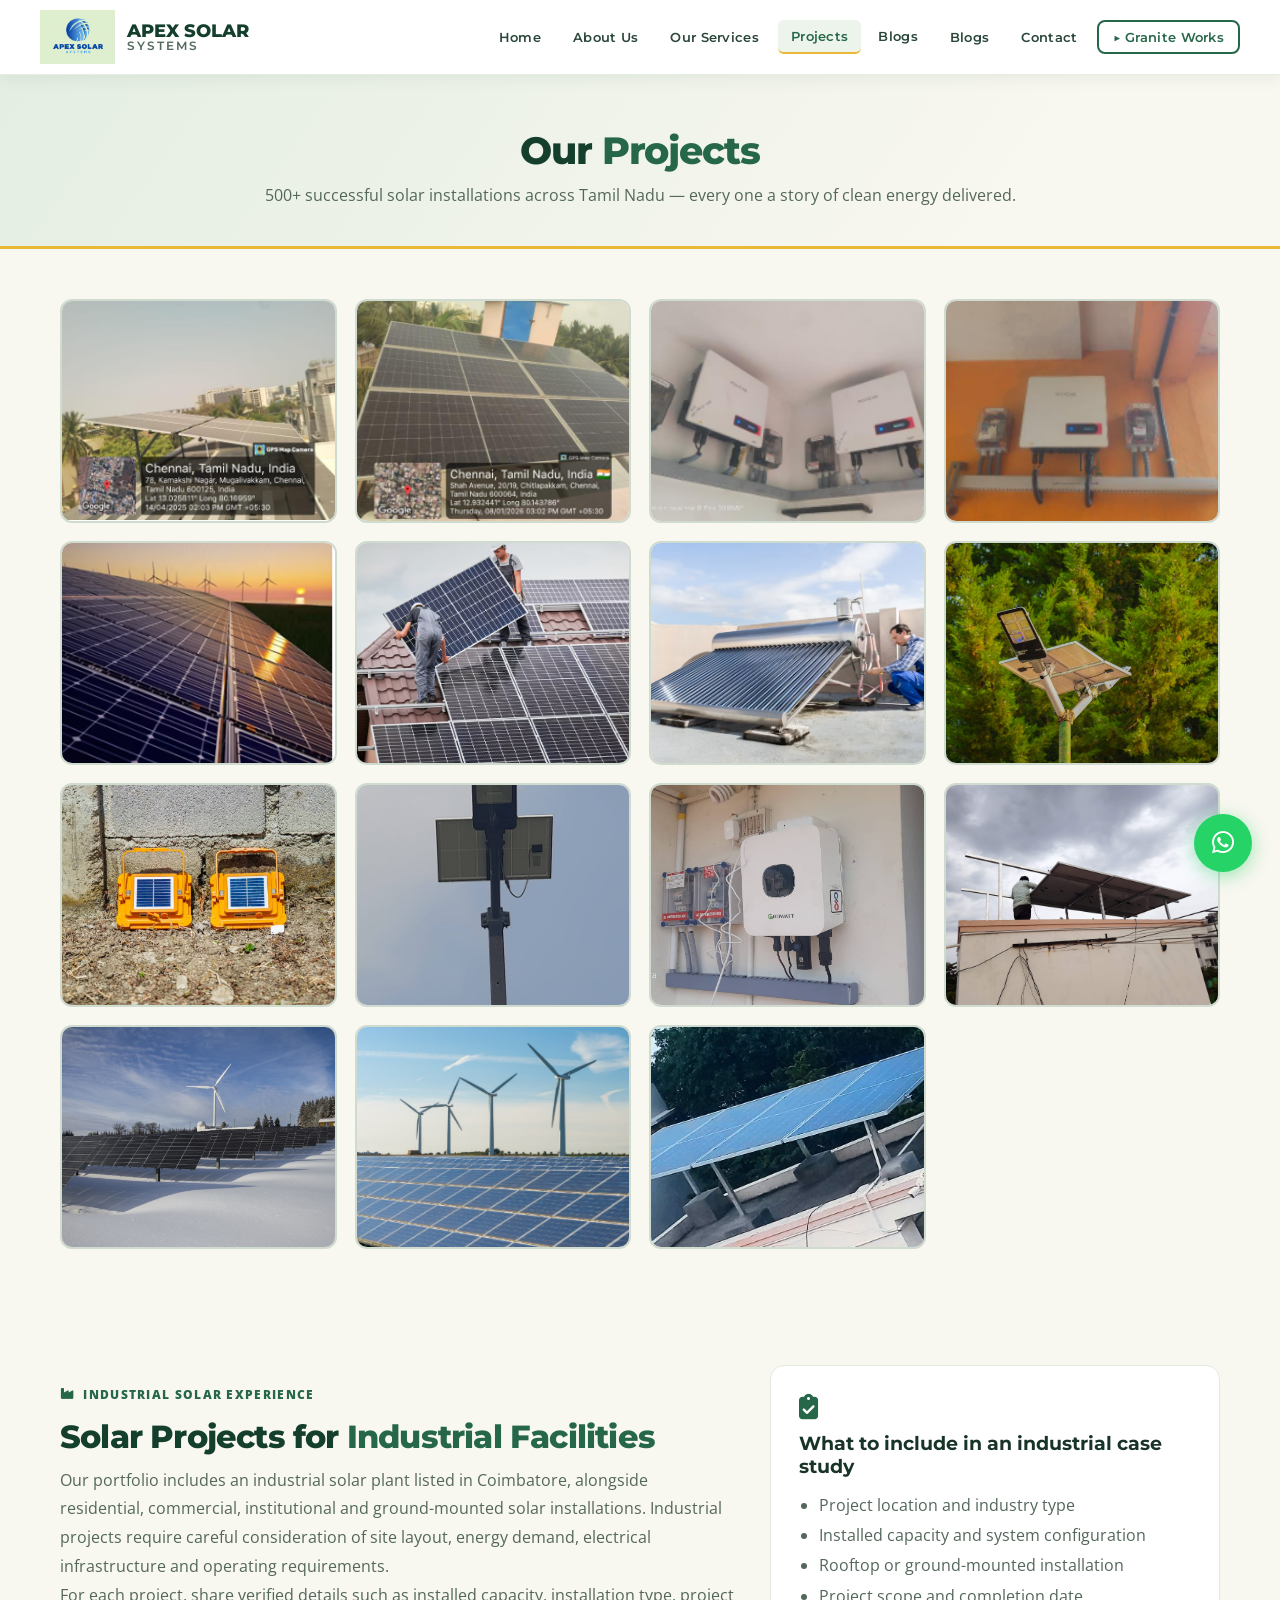
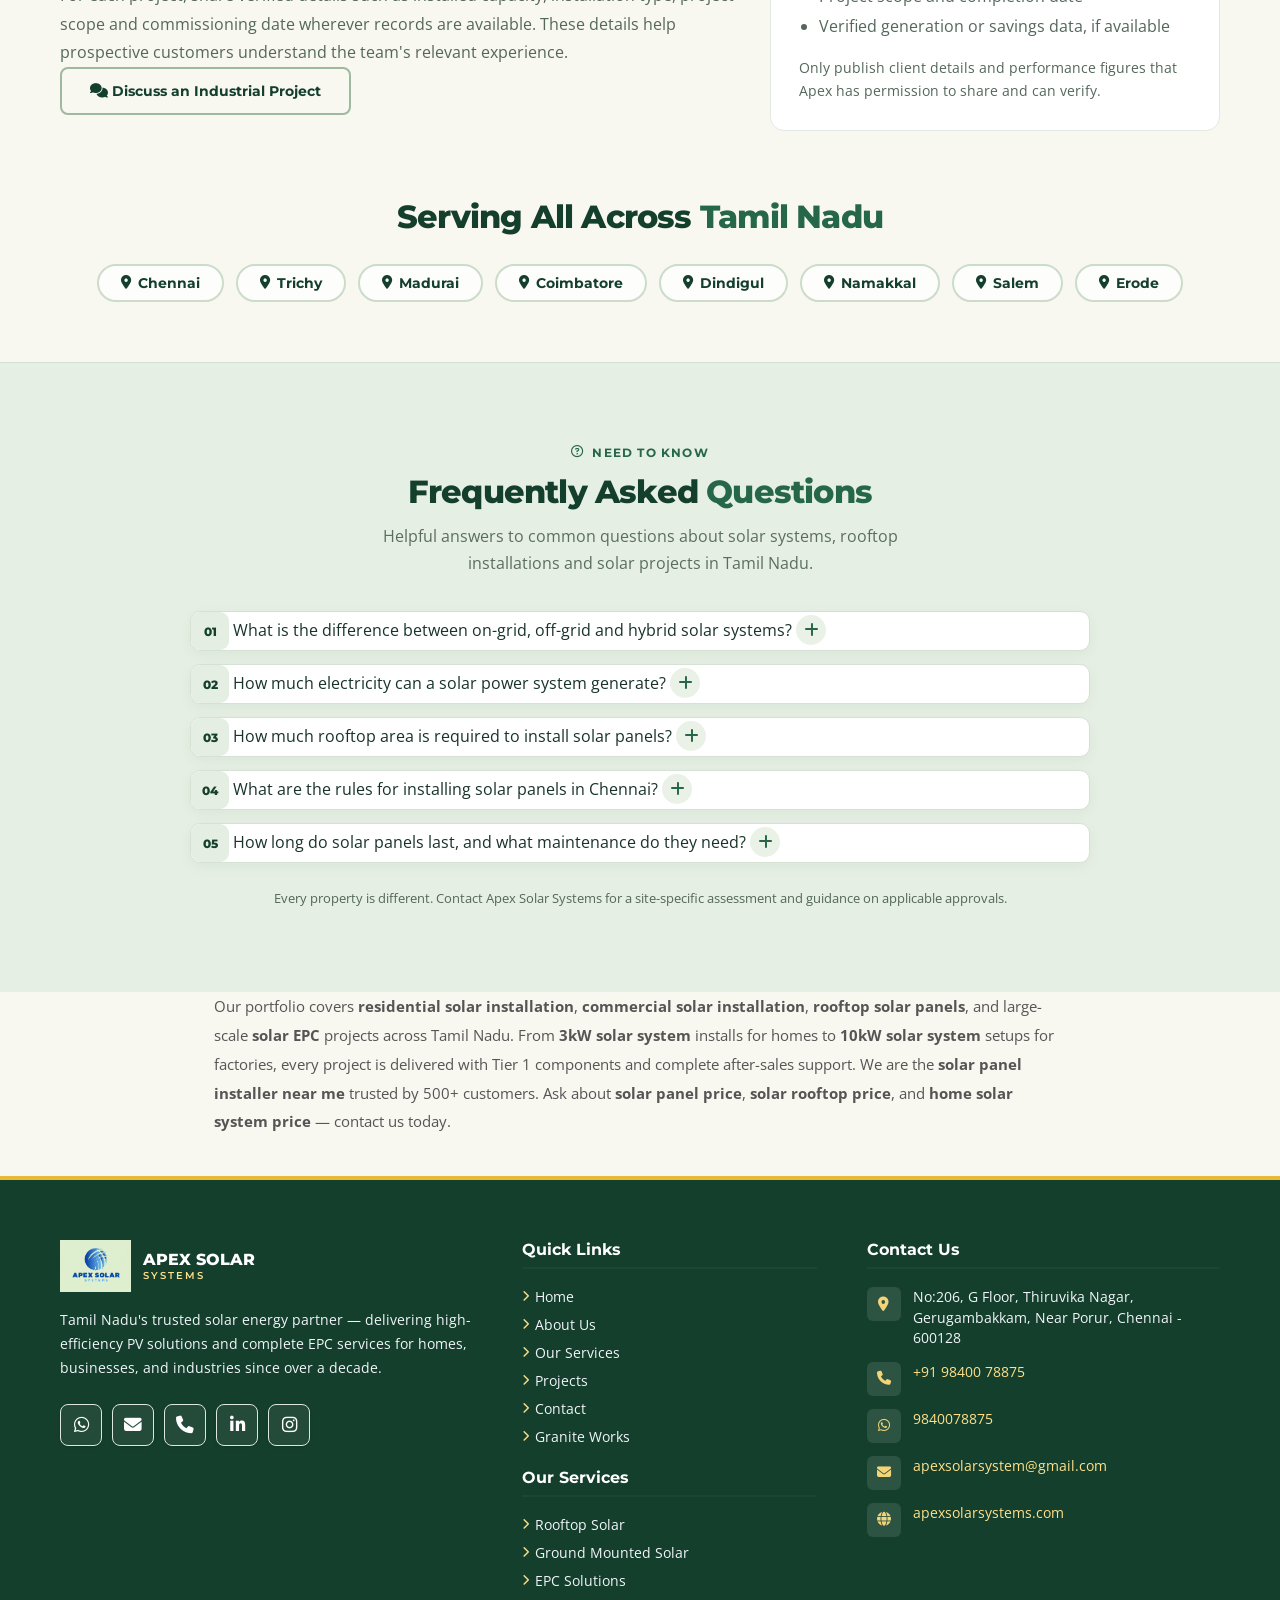
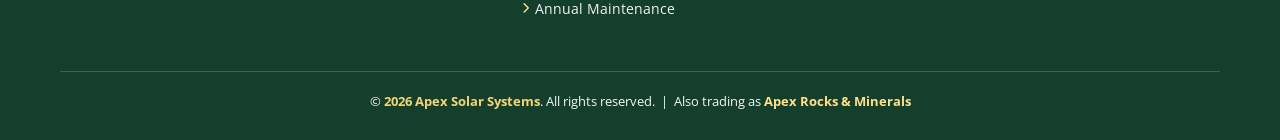
<file: projects.html>
<!DOCTYPE html>
<html lang="en">
<head>
  <!-- Google tag (gtag.js) -->
<script async src="https://www.googletagmanager.com/gtag/js?id=GT-MQRT2NZC"></script>
<script>
  window.dataLayer = window.dataLayer || [];
  function gtag(){dataLayer.push(arguments);}
  gtag('js', new Date());

  gtag('config', 'GT-ABC123XYZ');
</script>
  <meta charset="UTF-8" />
  <meta name="viewport" content="width=device-width, initial-scale=1.0" />
  <title>Solar Projects | Residential & Commercial Solar Installations – Apex Solar Systems Tamil Nadu</title>
  <meta name="description" content="View 500+ completed solar projects by Apex Solar Systems across Tamil Nadu – residential rooftop solar, commercial solar farms, industrial EPC installations in Chennai, Trichy, Madurai, Coimbatore and more." />
  <meta name="keywords" content="solar installation near me, rooftop solar installation, residential solar installation, commercial solar installation, solar projects Tamil Nadu, solar panels for home Chennai, rooftop solar panels, solar panel installer, solar installation photos, solar power for home Tamil Nadu, solar company near me, solar EPC projects Chennai" />
  <meta name="robots" content="index, follow" />
  <meta name="author" content="Apex Solar Systems" />
  <link rel="canonical" href="https://apexsolarsystems.com/projects.html" />
  <meta property="og:type" content="website" />
  <meta property="og:title" content="Solar Projects | 500+ Installations – Apex Solar Systems Tamil Nadu" />
  <meta property="og:description" content="500+ residential & commercial solar installations across Tamil Nadu. View our rooftop solar and EPC project gallery." />
  <meta property="og:url" content="https://apexsolarsystems.com/projects.html" />
  <meta property="og:image" content="https://apexsolarsystems.com/LOGO.PNG" />
  <link rel="preconnect" href="https://fonts.googleapis.com" />
  <link rel="preconnect" href="https://fonts.gstatic.com" crossorigin />
  <link href="https://fonts.googleapis.com/css2?family=Montserrat:wght@400;600;700;800&family=Open+Sans:wght@400;500;600&display=swap" rel="stylesheet" />
  <link rel="stylesheet" href="https://cdnjs.cloudflare.com/ajax/libs/font-awesome/6.4.0/css/all.min.css" />
  <link rel="stylesheet" href="style.css" />
  <link rel="stylesheet" href="projects-faq-only.css" />
  <link rel="stylesheet" href="theme-premium-energy.css" />
</head>
<body>

<!-- NAVBAR -->
<nav id="navbar">
  <a href="index.html" class="nav-brand">
    <img src="LOGO.PNG" alt="Apex Solar Logo" />
    <div class="brand-text">
      <span class="apex">APEX SOLAR</span>
      <span class="systems">SYSTEMS</span>
    </div>
  </a>
  <ul class="nav-links">
    <li><a href="index.html">Home</a></li>
    <li><a href="about.html">About Us</a></li>
    <li><a href="services.html">Our Services</a></li>
    <li><a href="projects.html" class="active">Projects</a>
  <a href="blogs.html">Blogs</a></li>
    <li><a href="blogs.html">Blogs</a></li>
    <li><a href="contact.html">Contact</a></li>
    <li><a href="https://apexrocks.in/" target="_blank" rel="noopener" class="granite-btn">&#9654; Granite Works</a></li>
  </ul>
  <div class="hamburger" onclick="toggleNav()" aria-label="Menu" role="button" tabindex="0">
    <span></span><span></span><span></span>
  </div>
</nav>
<div class="mobile-menu" id="mobileMenu">
  <a href="index.html">Home</a>
  <a href="about.html">About Us</a>
  <a href="services.html">Our Services</a>
  <a href="projects.html" class="active">Projects</a>
  <a href="contact.html">Contact</a>
  <a href="https://apexrocks.in/" target="_blank" rel="noopener" class="mob-granite">&#9654; Granite Works</a>
</div>

<!-- PAGE BANNER -->
<div class="page-banner">
  <h1>Our <span>Projects</span></h1>
  <p>500+ successful solar installations across Tamil Nadu — every one a story of clean energy delivered.</p>
</div>

<!-- PROJECTS GRID -->
<div class="projects-grid">
  <div class="proj-card"><img src="1.PNG" alt="Residential Rooftop Solar" /><div class="proj-overlay"><h4>Residential Rooftop Solar</h4><span class="loc-badge"><i class="fa-solid fa-location-dot"></i> Chennai</span></div></div>
  <div class="proj-card"><img src="2.PNG" alt="Commercial Solar Installation" /><div class="proj-overlay"><h4>Commercial Solar Installation</h4><span class="loc-badge"><i class="fa-solid fa-location-dot"></i> Trichy</span></div></div>
  <div class="proj-card"><img src="3.PNG" alt="Industrial Solar Plant" /><div class="proj-overlay"><h4>Industrial Solar Plant</h4><span class="loc-badge"><i class="fa-solid fa-location-dot"></i> Coimbatore</span></div></div>
  <div class="proj-card"><img src="4.PNG" alt="Institutional Solar System" /><div class="proj-overlay"><h4>Institutional Solar System</h4><span class="loc-badge"><i class="fa-solid fa-location-dot"></i> Madurai</span></div></div>
  <div class="proj-card"><img src="5.PNG" alt="Ground Mounted Solar Farm" /><div class="proj-overlay"><h4>Ground Mounted Solar Farm</h4><span class="loc-badge"><i class="fa-solid fa-location-dot"></i> Dindigul</span></div></div>
  <div class="proj-card"><img src="solar_1.PNG" alt="Rooftop Solar Project" /><div class="proj-overlay"><h4>Rooftop Solar Project</h4><span class="loc-badge"><i class="fa-solid fa-location-dot"></i> Salem</span></div></div>
  <div class="proj-card"><img src="solar_2.PNG" alt="EPC Solar Solution" /><div class="proj-overlay"><h4>EPC Solar Solution</h4><span class="loc-badge"><i class="fa-solid fa-location-dot"></i> Erode</span></div></div>
  <div class="proj-card"><img src="solar_3.PNG" alt="Community Solar Project" /><div class="proj-overlay"><h4>Community Solar Project</h4><span class="loc-badge"><i class="fa-solid fa-location-dot"></i> Namakkal</span></div></div>
  <div class="proj-card"><img src="solar_4.PNG" alt="Multi-Rooftop Installation" /><div class="proj-overlay"><h4>Multi-Rooftop Installation</h4><span class="loc-badge"><i class="fa-solid fa-location-dot"></i> Chennai</span></div></div>
  <div class="proj-card"><img src="WhatsApp Image 2026-07-23 at 2.21.26 PM.jpeg" alt="Recent Solar Install" /><div class="proj-overlay"><h4>Recent Solar Install</h4><span class="loc-badge"><i class="fa-solid fa-location-dot"></i> Trichy</span></div></div>
  <div class="proj-card"><img src="WhatsApp Image 2026-07-23 at 2.21.27 PM.jpeg" alt="Solar Wiring &amp; Setup" /><div class="proj-overlay"><h4>Solar Wiring &amp; Setup</h4><span class="loc-badge"><i class="fa-solid fa-location-dot"></i> Coimbatore</span></div></div>
  <div class="proj-card"><img src="WhatsApp Image 2026-07-23 at 2.21.28 PM.jpeg" alt="Panel Array Installation" /><div class="proj-overlay"><h4>Panel Array Installation</h4><span class="loc-badge"><i class="fa-solid fa-location-dot"></i> Madurai</span></div></div>

  <div class="proj-card"><img src="pexels-pixabay-433308.jpg" alt="Large Solar Array" /><div class="proj-overlay"><h4>Large Solar Array</h4><span class="loc-badge"><i class="fa-solid fa-location-dot"></i> Salem</span></div></div>
  <div class="proj-card"><img src="pic1.PNG" alt="Solar Installation" /><div class="proj-overlay"><h4>Solar Installation</h4><span class="loc-badge"><i class="fa-solid fa-location-dot"></i> Chennai</span></div></div>
  <div class="proj-card"><img src="pic2.jpeg" alt="Solar Project" /><div class="proj-overlay"><h4>Solar Project</h4><span class="loc-badge"><i class="fa-solid fa-location-dot"></i> Tamil Nadu</span></div></div>
</div>

<!-- INDUSTRIAL PROJECT SPOTLIGHT -->
<section class="industrial-projects-section" aria-labelledby="industrial-projects-title">
  <div class="industrial-projects-inner">
    <div class="industrial-projects-copy">
      <span class="industrial-kicker"><i class="fa-solid fa-industry" aria-hidden="true"></i> INDUSTRIAL SOLAR EXPERIENCE</span>
      <h2 class="section-title" id="industrial-projects-title">Solar Projects for <span>Industrial Facilities</span></h2>
      <p>Our portfolio includes an industrial solar plant listed in Coimbatore, alongside residential, commercial, institutional and ground-mounted solar installations. Industrial projects require careful consideration of site layout, energy demand, electrical infrastructure and operating requirements.</p>
      <p>For each project, share verified details such as installed capacity, installation type, project scope and commissioning date wherever records are available. These details help prospective customers understand the team's relevant experience.</p>
      <a href="contact.html?service=industrial" class="btn-primary"><i class="fa-solid fa-comments"></i> Discuss an Industrial Project</a>
    </div>
    <div class="industrial-project-note"><i class="fa-solid fa-clipboard-check" aria-hidden="true"></i><h3>What to include in an industrial case study</h3><ul><li>Project location and industry type</li><li>Installed capacity and system configuration</li><li>Rooftop or ground-mounted installation</li><li>Project scope and completion date</li><li>Verified generation or savings data, if available</li></ul><p>Only publish client details and performance figures that Apex has permission to share and can verify.</p></div>
  </div>
</section>

<!-- LOCATIONS -->
<div class="proj-locations">
  <div class="section-center" style="margin-bottom:22px;">
    <h2 class="section-title">Serving All Across <span>Tamil Nadu</span></h2>
  </div>
  <div class="location-chips" style="justify-content:center;">
    <span class="chip"><i class="fa-solid fa-location-dot"></i> Chennai</span>
    <span class="chip"><i class="fa-solid fa-location-dot"></i> Trichy</span>
    <span class="chip"><i class="fa-solid fa-location-dot"></i> Madurai</span>
    <span class="chip"><i class="fa-solid fa-location-dot"></i> Coimbatore</span>
    <span class="chip"><i class="fa-solid fa-location-dot"></i> Dindigul</span>
    <span class="chip"><i class="fa-solid fa-location-dot"></i> Namakkal</span>
    <span class="chip"><i class="fa-solid fa-location-dot"></i> Salem</span>
    <span class="chip"><i class="fa-solid fa-location-dot"></i> Erode</span>
  </div>
</div>


<!-- FREQUENTLY ASKED QUESTIONS -->
<section class="projects-faq" aria-labelledby="projects-faq-title">
  <div class="projects-faq-inner">
    <div class="section-center projects-faq-heading">
      <span class="faq-kicker"><i class="fa-regular fa-circle-question"></i> NEED TO KNOW</span>
      <h2 class="section-title" id="projects-faq-title">Frequently Asked <span>Questions</span></h2>
      <p class="section-sub">Helpful answers to common questions about solar systems, rooftop installations and solar projects in Tamil Nadu.</p>
    </div>

    <div class="faq-list">
      <details class="faq-item">
        <summary>
          <span class="faq-number">01</span>
          <span class="faq-question">What is the difference between on-grid, off-grid and hybrid solar systems?</span>
          <span class="faq-toggle" aria-hidden="true"><i class="fa-solid fa-plus"></i></span>
        </summary>
        <div class="faq-answer">
          <p><strong>On-grid systems</strong> are connected to the electricity grid and may allow surplus power to be exported where the utility permits it. They generally shut down during a grid outage unless specifically designed with approved backup capability.</p>
          <p><strong>Off-grid systems</strong> operate independently of the grid and typically use batteries to supply power when sunlight is unavailable. <strong>Hybrid systems</strong> combine a grid connection with battery storage, where supported, to provide more flexibility and backup. The right option depends on your electricity use, outage needs, site conditions and budget.</p>
        </div>
      </details>

      <details class="faq-item">
        <summary>
          <span class="faq-number">02</span>
          <span class="faq-question">How much electricity can a solar power system generate?</span>
          <span class="faq-toggle" aria-hidden="true"><i class="fa-solid fa-plus"></i></span>
        </summary>
        <div class="faq-answer">
          <p>Electricity generation depends on system capacity, sunlight, roof direction and tilt, shading, panel condition and inverter performance. A site assessment can help estimate expected monthly and annual generation for your home, business or industrial facility. Actual output will vary with weather and site conditions, so estimates should not be treated as guaranteed production.</p>
        </div>
      </details>

      <details class="faq-item">
        <summary>
          <span class="faq-number">03</span>
          <span class="faq-question">How much rooftop area is required to install solar panels?</span>
          <span class="faq-toggle" aria-hidden="true"><i class="fa-solid fa-plus"></i></span>
        </summary>
        <div class="faq-answer">
          <p>The area required depends on the planned system capacity, the dimensions and efficiency of the panels, roof layout, access pathways and shading. Usable area matters more than total roof area. A site survey can confirm how many panels can be installed safely and whether the roof structure and layout are suitable.</p>
        </div>
      </details>

      <details class="faq-item">
        <summary>
          <span class="faq-number">04</span>
          <span class="faq-question">What are the rules for installing solar panels in Chennai?</span>
          <span class="faq-toggle" aria-hidden="true"><i class="fa-solid fa-plus"></i></span>
        </summary>
        <div class="faq-answer">
          <p>Requirements depend on whether the system is grid-connected, its capacity and the property. Before installation, confirm the current application, connection, metering and safety requirements with the relevant Tamil Nadu electricity distribution utility. Use compliant equipment and an appropriately qualified installer; additional approvals may apply to certain system sizes or site types. If you are seeking a subsidy, check the current eligibility rules and approved-vendor requirements before proceeding, as schemes and procedures can change.</p>
        </div>
      </details>

      <details class="faq-item">
        <summary>
          <span class="faq-number">05</span>
          <span class="faq-question">How long do solar panels last, and what maintenance do they need?</span>
          <span class="faq-toggle" aria-hidden="true"><i class="fa-solid fa-plus"></i></span>
        </summary>
        <div class="faq-answer">
          <p>Solar panels are designed for long-term use, and many manufacturers provide performance warranties extending to 25 years or more; warranty terms vary by product. Routine care usually includes cleaning dust and debris when needed, checking for shading or visible damage, and having the mounting structure, wiring and inverter inspected as recommended. Follow the manufacturer's safety guidance and avoid climbing onto roofs without suitable precautions.</p>
        </div>
      </details>
    </div>
    <p class="faq-note">Every property is different. Contact Apex Solar Systems for a site-specific assessment and guidance on applicable approvals.</p>
  </div>
</section>

<!-- SEO PARAGRAPH -->
<section aria-label="Solar Installation Locations Tamil Nadu" style="max-width:900px;margin:0 auto;padding:0 24px 40px;">
  <p style="color:#555;line-height:1.9;font-size:0.95rem;">
    Our portfolio covers <strong>residential solar installation</strong>, <strong>commercial solar installation</strong>, <strong>rooftop solar panels</strong>, and large-scale <strong>solar EPC</strong> projects across Tamil Nadu. From <strong>3kW solar system</strong> installs for homes to <strong>10kW solar system</strong> setups for factories, every project is delivered with Tier 1 components and complete after-sales support. We are the <strong>solar panel installer near me</strong> trusted by 500+ customers. Ask about <strong>solar panel price</strong>, <strong>solar rooftop price</strong>, and <strong>home solar system price</strong> — contact us today.
  </p>
</section>

<!-- FOOTER --><footer>
  <div class="footer-grid">
    <div class="footer-col">
      <div style="display:flex;align-items:center;gap:12px;margin-bottom:16px;">
        <img src="LOGO.PNG" alt="Apex Solar Logo" style="height:52px;width:auto;" />
        <div>
          <div style="font-family:'Montserrat',sans-serif;font-weight:800;font-size:1rem;color:var(--green);">APEX SOLAR</div>
          <div style="font-family:'Montserrat',sans-serif;font-weight:600;font-size:0.65rem;color:var(--black);letter-spacing:2px;">SYSTEMS</div>
        </div>
      </div>
      <p>Tamil Nadu's trusted solar energy partner — delivering high-efficiency PV solutions and complete EPC services for homes, businesses, and industries since over a decade.</p>
      <div class="social-icons">
        <a href="https://wa.me/919840078875?text=Hello%2C%20Can%20I%20get%20more%20information%20on%20how%20to%20reduce%20my%20EB%20Bill%20100%25%20using%20Solar%20installation%3F" target="_blank" rel="noopener" class="soc-btn" aria-label="WhatsApp"><i class="fa-brands fa-whatsapp"></i><span class="soc-tooltip"><strong>WhatsApp</strong>9840078875</span></a>
        <a href="mailto:apexsolarsystem@gmail.com" class="soc-btn" aria-label="Email"><i class="fa-solid fa-envelope"></i><span class="soc-tooltip"><strong>Email</strong>apexsolarsystem@gmail.com</span></a>
        <a href="tel:+919840078875" class="soc-btn" aria-label="Phone"><i class="fa-solid fa-phone"></i><span class="soc-tooltip"><strong>Phone</strong>+91 98400 78875</span></a>
        <a href="https://www.linkedin.com/in/apex-rock-474b0169/" target="_blank" rel="noopener" class="soc-btn" aria-label="LinkedIn"><i class="fa-brands fa-linkedin-in"></i><span class="soc-tooltip"><strong>LinkedIn</strong>Apex Rock</span></a>
        <a href="https://www.instagram.com/apex_solar_systems" target="_blank" rel="noopener" class="soc-btn" aria-label="Instagram"><i class="fa-brands fa-instagram"></i><span class="soc-tooltip"><strong>Instagram</strong>@apex_solar_systems</span></a>
      </div>
    </div>
    <div class="footer-col">
      <h4>Quick Links</h4>
      <ul>
        <li><a href="index.html"><i class="fa-solid fa-chevron-right" style="font-size:0.7rem;color:var(--green);"></i> Home</a></li>
        <li><a href="about.html"><i class="fa-solid fa-chevron-right" style="font-size:0.7rem;color:var(--green);"></i> About Us</a></li>
        <li><a href="services.html"><i class="fa-solid fa-chevron-right" style="font-size:0.7rem;color:var(--green);"></i> Our Services</a></li>
        <li><a href="projects.html"><i class="fa-solid fa-chevron-right" style="font-size:0.7rem;color:var(--green);"></i> Projects</a></li>
        <li><a href="contact.html"><i class="fa-solid fa-chevron-right" style="font-size:0.7rem;color:var(--green);"></i> Contact</a></li>
        <li><a href="https://apexrocks.in/" target="_blank" rel="noopener"><i class="fa-solid fa-chevron-right" style="font-size:0.7rem;color:var(--green);"></i> Granite Works</a></li>
      </ul>
      <h4 style="margin-top:22px;">Our Services</h4>
      <ul>
        <li><a href="services.html"><i class="fa-solid fa-chevron-right" style="font-size:0.7rem;color:var(--green);"></i> Rooftop Solar</a></li>
        <li><a href="services.html"><i class="fa-solid fa-chevron-right" style="font-size:0.7rem;color:var(--green);"></i> Ground Mounted Solar</a></li>
        <li><a href="services.html"><i class="fa-solid fa-chevron-right" style="font-size:0.7rem;color:var(--green);"></i> EPC Solutions</a></li>
        <li><a href="services.html"><i class="fa-solid fa-chevron-right" style="font-size:0.7rem;color:var(--green);"></i> Annual Maintenance</a></li>
      </ul>
    </div>
    <div class="footer-col">
      <h4>Contact Us</h4>
      <div class="footer-contact-row"><div class="footer-icon-box"><i class="fa-solid fa-location-dot"></i></div><div class="txt">No:206, G Floor, Thiruvika Nagar,<br>Gerugambakkam, Near Porur, Chennai - 600128</div></div>
      <div class="footer-contact-row"><div class="footer-icon-box"><i class="fa-solid fa-phone"></i></div><div class="txt"><a href="tel:+919840078875" style="color:var(--gray);">+91 98400 78875</a></div></div>
      <div class="footer-contact-row"><div class="footer-icon-box"><i class="fa-brands fa-whatsapp"></i></div><div class="txt"><a href="https://wa.me/919840078875?text=Hello%2C%20Can%20I%20get%20more%20information%20on%20how%20to%20reduce%20my%20EB%20Bill%20100%25%20using%20Solar%20installation%3F" target="_blank" rel="noopener" style="color:var(--gray);">9840078875</a></div></div>
      <div class="footer-contact-row"><div class="footer-icon-box"><i class="fa-solid fa-envelope"></i></div><div class="txt"><a href="mailto:apexsolarsystem@gmail.com" style="color:var(--gray);">apexsolarsystem@gmail.com</a></div></div>
      <div class="footer-contact-row"><div class="footer-icon-box"><i class="fa-solid fa-globe"></i></div><div class="txt"><a href="https://apexsolarsystems.com" target="_blank" rel="noopener" style="color:var(--green);">apexsolarsystems.com</a></div></div>
    </div>
  </div>
  <div class="footer-bottom">&copy; <span id="footerYear"></span> <span>Apex Solar Systems</span>. All rights reserved. &nbsp;|&nbsp; Also trading as <a href="https://apexrocks.in/" target="_blank" rel="noopener" style="color:var(--green);font-weight:700;">Apex Rocks &amp; Minerals</a></div>
</footer>

<a href="https://wa.me/919840078875?text=Hello%2C%20Can%20I%20get%20more%20information%20on%20how%20to%20reduce%20my%20EB%20Bill%20100%25%20using%20Solar%20installation%3F" target="_blank" rel="noopener" class="wa-float" aria-label="Chat on WhatsApp"><i class="fa-brands fa-whatsapp"></i></a>

<script>
  function toggleNav() { document.getElementById('mobileMenu').classList.toggle('open'); }
  window.addEventListener('scroll', function() {
    document.getElementById('navbar').classList.toggle('scrolled', window.scrollY > 40);
  });
  document.getElementById('footerYear').textContent = new Date().getFullYear();
  // Keep the FAQ accordion tidy by allowing one answer to stay open at a time.
  document.querySelectorAll('.faq-item').forEach(function(item) {
    item.addEventListener('toggle', function() {
      if (item.open) {
        document.querySelectorAll('.faq-item').forEach(function(other) {
          if (other !== item) other.open = false;
        });
      }
    });
  });

</script>
</body>
</html>
</file>
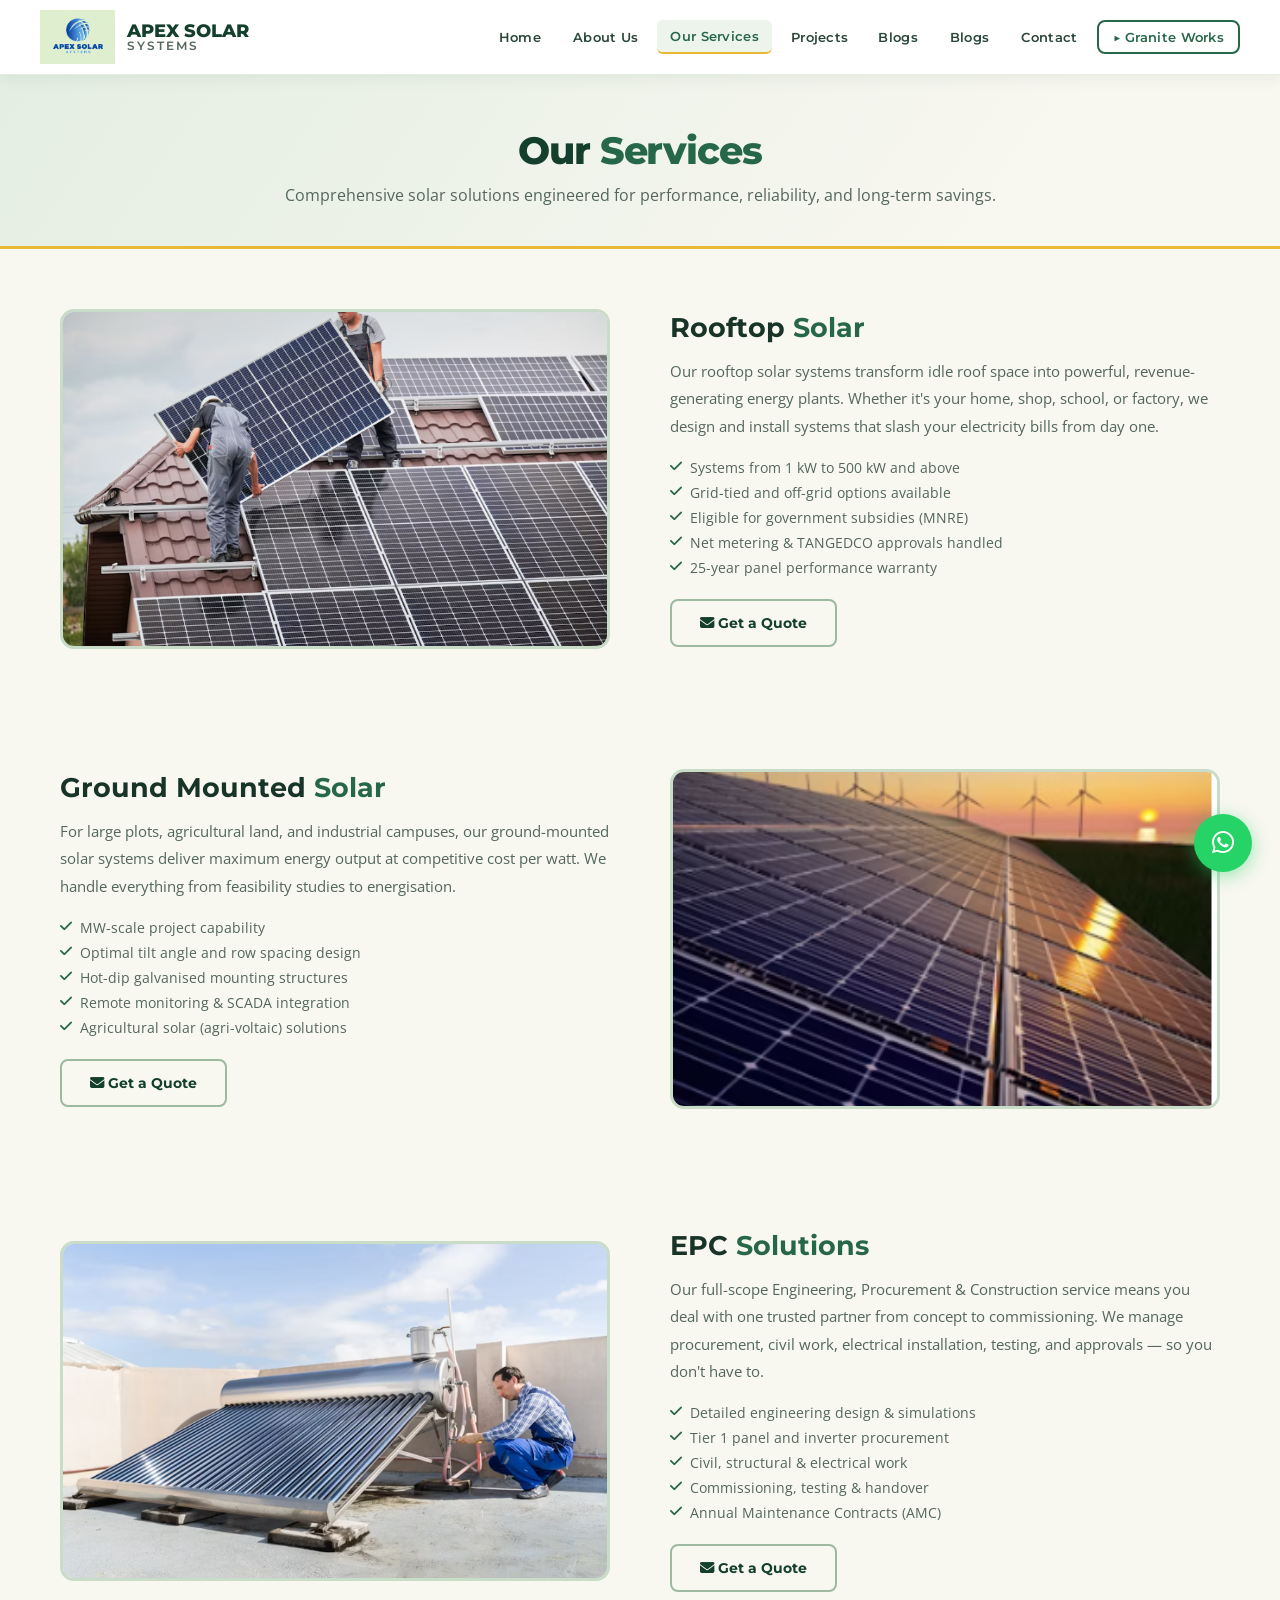
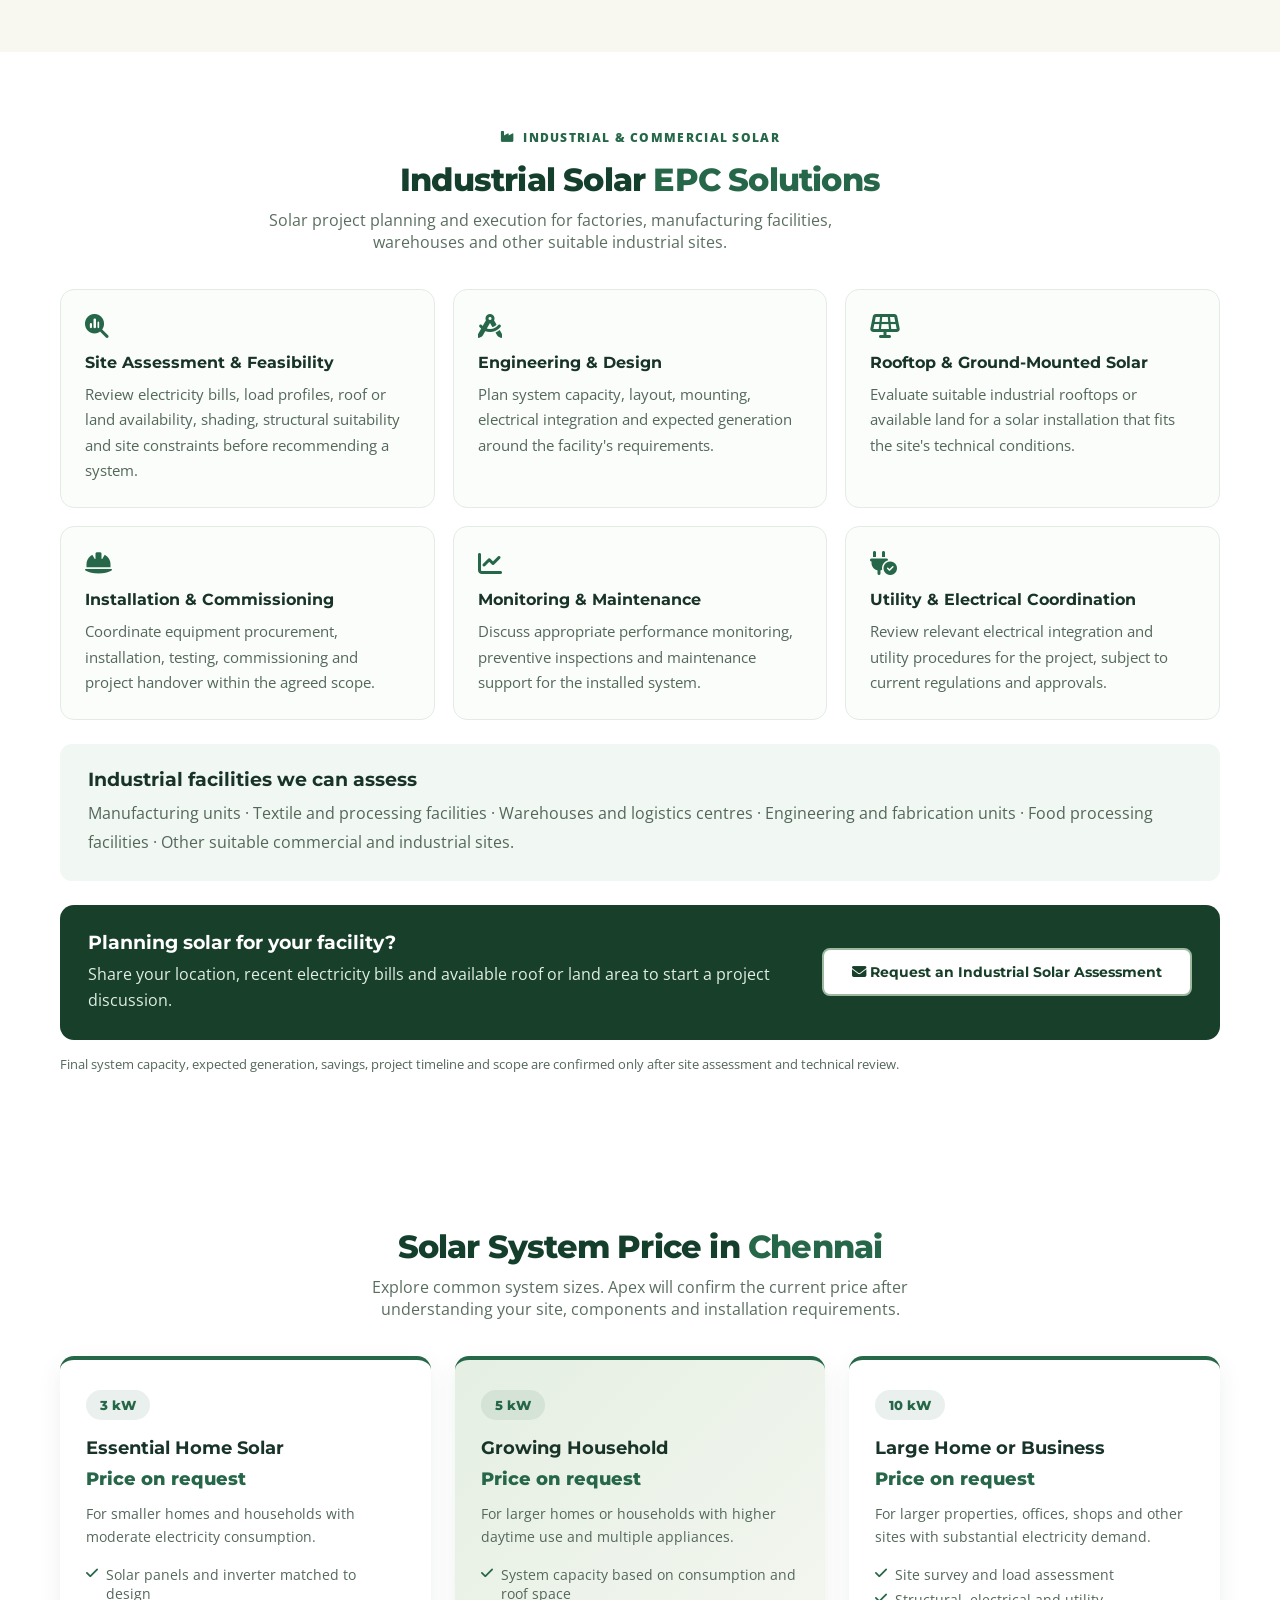
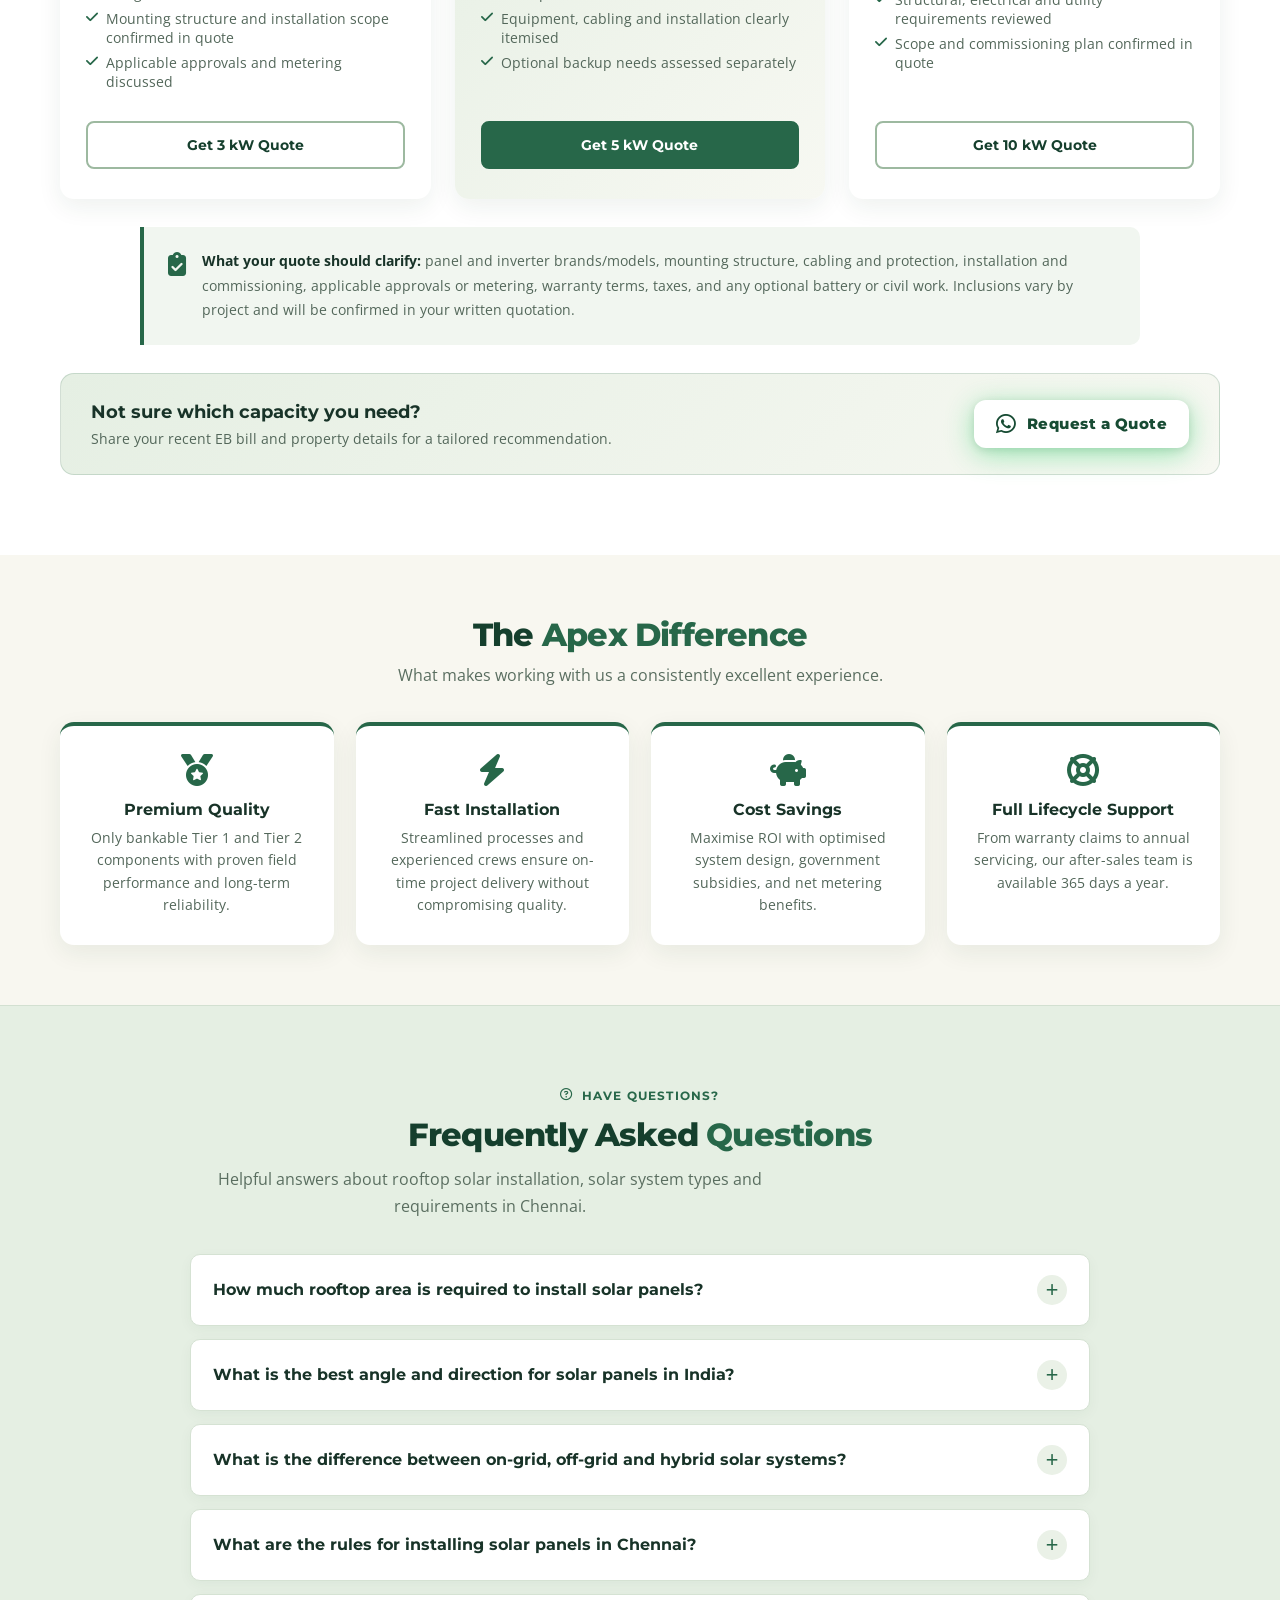
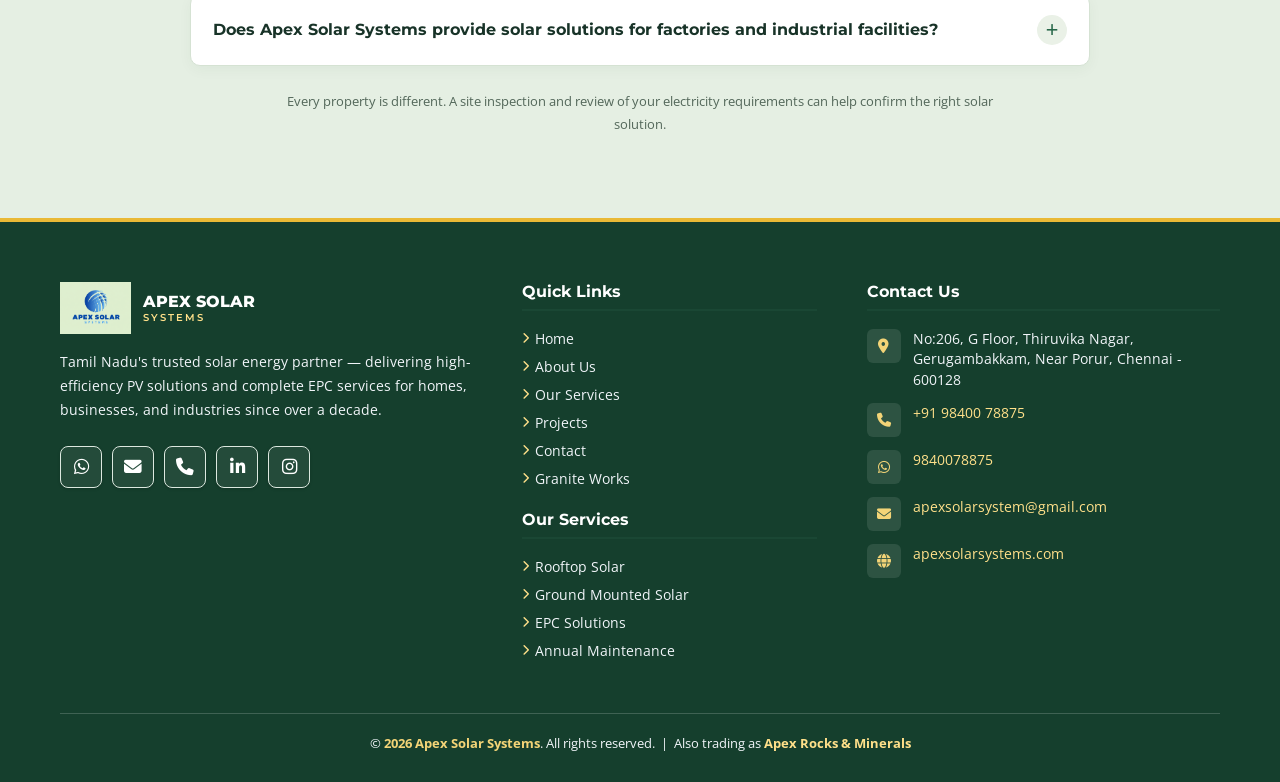
<file: services.html>
<!DOCTYPE html>
<html lang="en">
<head>
  <!-- Google tag (gtag.js) -->
<script async src="https://www.googletagmanager.com/gtag/js?id=GT-MQRT2NZC"></script>
<script>
  window.dataLayer = window.dataLayer || [];
  function gtag(){dataLayer.push(arguments);}
  gtag('js', new Date());

  gtag('config', 'GT-ABC123XYZ');
</script>
  <meta charset="UTF-8" />
  <meta name="viewport" content="width=device-width, initial-scale=1.0" />
  <title>Solar Services | Rooftop Solar, On-Grid, Off-Grid, Hybrid & EPC – Apex Solar Systems Chennai</title>
  <meta name="description" content="Apex Solar Systems offers rooftop solar installation, on-grid solar systems, off-grid solar systems, hybrid solar, and full EPC solutions. Get 3kW, 5kW, 10kW solar system prices. Solar subsidy & PM Surya Ghar Yojana assistance in Chennai, Tamil Nadu." />
  <meta name="keywords" content="rooftop solar installation, rooftop solar panels, on-grid solar system, off-grid solar system, hybrid solar system, 3kw solar system price, 5kw solar system price, 10kw solar system price, solar panel price, solar panels for home, solar rooftop price, home solar system price, solar EPC company, solar power for home, solar power on grid system, residential solar installation, commercial solar installation, solar power lights for home, solar power water heater, solar power CCTV camera, solar installation Chennai, solar subsidy Tamil Nadu, PM Surya Ghar Yojana Chennai, industrial solar EPC, industrial rooftop solar, factory solar installation, ground-mounted solar plant Tamil Nadu" />
  <meta name="robots" content="index, follow" />
  <meta name="author" content="Apex Solar Systems" />
  <link rel="canonical" href="https://apexsolarsystems.com/services.html" />
  <meta property="og:type" content="website" />
  <meta property="og:title" content="Solar Services | Rooftop, On-Grid, Off-Grid & EPC – Apex Solar Chennai" />
  <meta property="og:description" content="3kW, 5kW, 10kW solar systems. Rooftop solar, on-grid, off-grid, hybrid. Solar subsidy & PM Surya Ghar Yojana. Chennai & Tamil Nadu." />
  <meta property="og:url" content="https://apexsolarsystems.com/services.html" />
  <meta property="og:image" content="https://apexsolarsystems.com/LOGO.PNG" />
  <link rel="preconnect" href="https://fonts.googleapis.com" />
  <link rel="preconnect" href="https://fonts.gstatic.com" crossorigin />
  <link href="https://fonts.googleapis.com/css2?family=Montserrat:wght@400;600;700;800&family=Open+Sans:wght@400;500;600&display=swap" rel="stylesheet" />
  <link rel="stylesheet" href="https://cdnjs.cloudflare.com/ajax/libs/font-awesome/6.4.0/css/all.min.css" />
  <link rel="stylesheet" href="style.css" />
  <link rel="stylesheet" href="services-faq-only.css" />
  <script type="application/ld+json">
{"@context":"https://schema.org","@type":"FAQPage","mainEntity":[{"@type":"Question","name":"How much rooftop area is required to install solar panels?","acceptedAnswer":{"@type":"Answer","text":"The required area depends on the system capacity, panel wattage, roof layout, shading and space needed for access and maintenance. An installer should inspect your roof before confirming how many panels can be installed safely and efficiently."}},{"@type":"Question","name":"What is the best angle and direction for solar panels in India?","acceptedAnswer":{"@type":"Answer","text":"Solar panels in India are generally positioned facing south to maximize annual sunlight exposure, with the tilt selected according to the location and roof conditions. For a property in Chennai, the design should also account for shading, roof orientation and structural constraints."}},{"@type":"Question","name":"What is the difference between on-grid, off-grid and hybrid solar systems?","acceptedAnswer":{"@type":"Answer","text":"An on-grid solar power system connects to the electricity grid and can help reduce electricity purchases. An off-grid solar system operates independently of the grid and generally requires battery storage. A hybrid solar system combines grid connectivity with battery storage. The right option depends on your power-cut frequency, energy needs, budget and connection requirements."}},{"@type":"Question","name":"What are the rules for installing solar panels in Chennai?","acceptedAnswer":{"@type":"Answer","text":"Requirements depend on whether the system is grid-connected, the property's electrical infrastructure, applicable Tamil Nadu electricity regulations and installation safety requirements. Grid-connected projects may require utility procedures and approvals for connection and net metering, where applicable. Confirm the current requirements with the relevant electricity utility and your installer before installation."}}]}
  </script>
  <link rel="stylesheet" href="theme-premium-energy.css" />
</head>
<body>

<!-- NAVBAR -->
<nav id="navbar">
  <a href="index.html" class="nav-brand">
    <img src="LOGO.PNG" alt="Apex Solar Logo" />
    <div class="brand-text">
      <span class="apex">APEX SOLAR</span>
      <span class="systems">SYSTEMS</span>
    </div>
  </a>
  <ul class="nav-links">
    <li><a href="index.html">Home</a></li>
    <li><a href="about.html">About Us</a></li>
    <li><a href="services.html" class="active">Our Services</a></li>
    <li><a href="projects.html">Projects</a>
  <a href="blogs.html">Blogs</a></li>
    <li><a href="blogs.html">Blogs</a></li>
    <li><a href="contact.html">Contact</a></li>
    <li><a href="https://apexrocks.in/" target="_blank" rel="noopener" class="granite-btn">&#9654; Granite Works</a></li>
  </ul>
  <div class="hamburger" onclick="toggleNav()" aria-label="Menu" role="button" tabindex="0">
    <span></span><span></span><span></span>
  </div>
</nav>
<div class="mobile-menu" id="mobileMenu">
  <a href="index.html">Home</a>
  <a href="about.html">About Us</a>
  <a href="services.html" class="active">Our Services</a>
  <a href="projects.html">Projects</a>
  <a href="contact.html">Contact</a>
  <a href="https://apexrocks.in/" target="_blank" rel="noopener" class="mob-granite">&#9654; Granite Works</a>
</div>

<!-- PAGE BANNER -->
<div class="page-banner">
  <h1>Our <span>Services</span></h1>
  <p>Comprehensive solar solutions engineered for performance, reliability, and long-term savings.</p>
</div>

<!-- ROOFTOP SOLAR -->
<div class="service-section-row" style="margin-bottom:60px;">
  <img src="solar_1.PNG" alt="Rooftop Solar Installation" />
  <div class="service-section-text">
    <h2>Rooftop <span style="color:var(--green);">Solar</span></h2>
    <p>Our rooftop solar systems transform idle roof space into powerful, revenue-generating energy plants. Whether it's your home, shop, school, or factory, we design and install systems that slash your electricity bills from day one.</p>
    <ul class="benefit-list" style="margin-bottom:22px;">
      <li><i class="fa-solid fa-check"></i> Systems from 1 kW to 500 kW and above</li>
      <li><i class="fa-solid fa-check"></i> Grid-tied and off-grid options available</li>
      <li><i class="fa-solid fa-check"></i> Eligible for government subsidies (MNRE)</li>
      <li><i class="fa-solid fa-check"></i> Net metering &amp; TANGEDCO approvals handled</li>
      <li><i class="fa-solid fa-check"></i> 25-year panel performance warranty</li>
    </ul>
    <a href="contact.html" class="btn-primary"><i class="fa-solid fa-envelope"></i> Get a Quote</a>
  </div>
</div>

<!-- GROUND MOUNTED SOLAR -->
<div class="service-section-row reverse" style="margin-bottom:60px;">
  <img src="5.PNG" alt="Ground Mounted Solar Farm" />
  <div class="service-section-text">
    <h2>Ground Mounted <span style="color:var(--green);">Solar</span></h2>
    <p>For large plots, agricultural land, and industrial campuses, our ground-mounted solar systems deliver maximum energy output at competitive cost per watt. We handle everything from feasibility studies to energisation.</p>
    <ul class="benefit-list" style="margin-bottom:22px;">
      <li><i class="fa-solid fa-check"></i> MW-scale project capability</li>
      <li><i class="fa-solid fa-check"></i> Optimal tilt angle and row spacing design</li>
      <li><i class="fa-solid fa-check"></i> Hot-dip galvanised mounting structures</li>
      <li><i class="fa-solid fa-check"></i> Remote monitoring &amp; SCADA integration</li>
      <li><i class="fa-solid fa-check"></i> Agricultural solar (agri-voltaic) solutions</li>
    </ul>
    <a href="contact.html" class="btn-primary"><i class="fa-solid fa-envelope"></i> Get a Quote</a>
  </div>
</div>

<!-- EPC SOLUTIONS -->
<div class="service-section-row" style="margin-bottom:60px;">
  <img src="solar_2.PNG" alt="EPC Solar Solutions" />
  <div class="service-section-text">
    <h2>EPC <span style="color:var(--green);">Solutions</span></h2>
    <p>Our full-scope Engineering, Procurement &amp; Construction service means you deal with one trusted partner from concept to commissioning. We manage procurement, civil work, electrical installation, testing, and approvals — so you don't have to.</p>
    <ul class="benefit-list" style="margin-bottom:22px;">
      <li><i class="fa-solid fa-check"></i> Detailed engineering design &amp; simulations</li>
      <li><i class="fa-solid fa-check"></i> Tier 1 panel and inverter procurement</li>
      <li><i class="fa-solid fa-check"></i> Civil, structural &amp; electrical work</li>
      <li><i class="fa-solid fa-check"></i> Commissioning, testing &amp; handover</li>
      <li><i class="fa-solid fa-check"></i> Annual Maintenance Contracts (AMC)</li>
    </ul>
    <a href="contact.html" class="btn-primary"><i class="fa-solid fa-envelope"></i> Get a Quote</a>
  </div>
</div>

<!-- INDUSTRIAL SOLAR EPC -->
<section class="industrial-services-section" id="industrial-epc" aria-labelledby="industrial-epc-title">
  <div class="industrial-services-inner">
    <div class="industrial-services-heading">
      <span class="industrial-kicker"><i class="fa-solid fa-industry" aria-hidden="true"></i> INDUSTRIAL &amp; COMMERCIAL SOLAR</span>
      <h2 class="section-title" id="industrial-epc-title">Industrial Solar <span>EPC Solutions</span></h2>
      <p class="section-sub">Solar project planning and execution for factories, manufacturing facilities, warehouses and other suitable industrial sites.</p>
    </div>
    <div class="industrial-service-grid">
      <article class="industrial-service-card"><i class="fa-solid fa-magnifying-glass-chart" aria-hidden="true"></i><h3>Site Assessment &amp; Feasibility</h3><p>Review electricity bills, load profiles, roof or land availability, shading, structural suitability and site constraints before recommending a system.</p></article>
      <article class="industrial-service-card"><i class="fa-solid fa-drafting-compass" aria-hidden="true"></i><h3>Engineering &amp; Design</h3><p>Plan system capacity, layout, mounting, electrical integration and expected generation around the facility's requirements.</p></article>
      <article class="industrial-service-card"><i class="fa-solid fa-solar-panel" aria-hidden="true"></i><h3>Rooftop &amp; Ground-Mounted Solar</h3><p>Evaluate suitable industrial rooftops or available land for a solar installation that fits the site's technical conditions.</p></article>
      <article class="industrial-service-card"><i class="fa-solid fa-helmet-safety" aria-hidden="true"></i><h3>Installation &amp; Commissioning</h3><p>Coordinate equipment procurement, installation, testing, commissioning and project handover within the agreed scope.</p></article>
      <article class="industrial-service-card"><i class="fa-solid fa-chart-line" aria-hidden="true"></i><h3>Monitoring &amp; Maintenance</h3><p>Discuss appropriate performance monitoring, preventive inspections and maintenance support for the installed system.</p></article>
      <article class="industrial-service-card"><i class="fa-solid fa-plug-circle-check" aria-hidden="true"></i><h3>Utility &amp; Electrical Coordination</h3><p>Review relevant electrical integration and utility procedures for the project, subject to current regulations and approvals.</p></article>
    </div>
    <div class="industrial-industries"><h3>Industrial facilities we can assess</h3><p>Manufacturing units · Textile and processing facilities · Warehouses and logistics centres · Engineering and fabrication units · Food processing facilities · Other suitable commercial and industrial sites.</p></div>
    <div class="industrial-cta"><div><h3>Planning solar for your facility?</h3><p>Share your location, recent electricity bills and available roof or land area to start a project discussion.</p></div><a href="contact.html?service=industrial" class="btn-primary"><i class="fa-solid fa-envelope"></i> Request an Industrial Solar Assessment</a></div>
    <p class="industrial-disclaimer">Final system capacity, expected generation, savings, project timeline and scope are confirmed only after site assessment and technical review.</p>
  </div>
</section>

<!-- SOLAR PRICE GUIDE -->
<section class="solar-pricing-section">
  <div class="section-center">
    <h2 class="section-title">Solar System Price in <span>Chennai</span></h2>
    <p class="section-sub">Explore common system sizes. Apex will confirm the current price after understanding your site, components and installation requirements.</p>
  </div>
  <div class="pricing-grid">
    <article class="pricing-card">
      <span class="pricing-capacity">3 kW</span>
      <h3>Essential Home Solar</h3>
      <p class="pricing-price">Price on request</p>
      <p>For smaller homes and households with moderate electricity consumption.</p>
      <ul class="benefit-list">
        <li><i class="fa-solid fa-check"></i> Solar panels and inverter matched to design</li>
        <li><i class="fa-solid fa-check"></i> Mounting structure and installation scope confirmed in quote</li>
        <li><i class="fa-solid fa-check"></i> Applicable approvals and metering discussed</li>
      </ul>
      <a href="contact.html" class="btn-primary">Get 3 kW Quote</a>
    </article>
    <article class="pricing-card pricing-card-featured">
      <span class="pricing-capacity">5 kW</span>
      <h3>Growing Household</h3>
      <p class="pricing-price">Price on request</p>
      <p>For larger homes or households with higher daytime use and multiple appliances.</p>
      <ul class="benefit-list">
        <li><i class="fa-solid fa-check"></i> System capacity based on consumption and roof space</li>
        <li><i class="fa-solid fa-check"></i> Equipment, cabling and installation clearly itemised</li>
        <li><i class="fa-solid fa-check"></i> Optional backup needs assessed separately</li>
      </ul>
      <a href="contact.html" class="btn-green">Get 5 kW Quote</a>
    </article>
    <article class="pricing-card">
      <span class="pricing-capacity">10 kW</span>
      <h3>Large Home or Business</h3>
      <p class="pricing-price">Price on request</p>
      <p>For larger properties, offices, shops and other sites with substantial electricity demand.</p>
      <ul class="benefit-list">
        <li><i class="fa-solid fa-check"></i> Site survey and load assessment</li>
        <li><i class="fa-solid fa-check"></i> Structural, electrical and utility requirements reviewed</li>
        <li><i class="fa-solid fa-check"></i> Scope and commissioning plan confirmed in quote</li>
      </ul>
      <a href="contact.html" class="btn-primary">Get 10 kW Quote</a>
    </article>
  </div>
  <div class="pricing-inclusions">
    <i class="fa-solid fa-clipboard-check"></i>
    <p><strong>What your quote should clarify:</strong> panel and inverter brands/models, mounting structure, cabling and protection, installation and commissioning, applicable approvals or metering, warranty terms, taxes, and any optional battery or civil work. Inclusions vary by project and will be confirmed in your written quotation.</p>
  </div>
  <div class="pricing-cta">
    <div><h3>Not sure which capacity you need?</h3><p>Share your recent EB bill and property details for a tailored recommendation.</p></div>
    <a href="https://wa.me/919840078875?text=Hello%20Apex%20Solar%2C%20I%20would%20like%20a%20solar%20system%20quotation%20for%20my%20property%20in%20Chennai." target="_blank" rel="noopener" class="btn-cta-wa"><i class="fa-brands fa-whatsapp"></i> Request a Quote</a>
  </div>
</section>


<!-- THE APEX DIFFERENCE -->
<div class="apex-diff">
  <div class="section-center">
    <h2 class="section-title">The <span>Apex Difference</span></h2>
    <p class="section-sub">What makes working with us a consistently excellent experience.</p>
  </div>
  <div class="diff-grid">
    <div class="diff-card"><i class="fa-solid fa-medal"></i><h3>Premium Quality</h3><p>Only bankable Tier 1 and Tier 2 components with proven field performance and long-term reliability.</p></div>
    <div class="diff-card"><i class="fa-solid fa-bolt"></i><h3>Fast Installation</h3><p>Streamlined processes and experienced crews ensure on-time project delivery without compromising quality.</p></div>
    <div class="diff-card"><i class="fa-solid fa-piggy-bank"></i><h3>Cost Savings</h3><p>Maximise ROI with optimised system design, government subsidies, and net metering benefits.</p></div>
    <div class="diff-card"><i class="fa-solid fa-life-ring"></i><h3>Full Lifecycle Support</h3><p>From warranty claims to annual servicing, our after-sales team is available 365 days a year.</p></div>
  </div>
</div>



<!-- SERVICE PAGE FAQ -->
<section class="services-faq" aria-labelledby="services-faq-title">
  <div class="services-faq-inner">
    <div class="services-faq-heading">
      <span class="services-faq-kicker"><i class="fa-regular fa-circle-question" aria-hidden="true"></i> HAVE QUESTIONS?</span>
      <h2 id="services-faq-title" class="section-title">Frequently Asked <span>Questions</span></h2>
      <p class="section-sub">Helpful answers about rooftop solar installation, solar system types and requirements in Chennai.</p>
    </div>
    <div class="services-faq-list">
      <details class="services-faq-item">
        <summary><span class="services-faq-question">How much rooftop area is required to install solar panels?</span><span class="services-faq-toggle" aria-hidden="true">+</span></summary>
        <div class="services-faq-answer"><p>The required area depends on the system capacity, panel wattage, roof layout, shading and space needed for access and maintenance. An installer should inspect your roof before confirming how many panels can be installed safely and efficiently. This assessment helps determine the suitable rooftop solar system for your property.</p></div>
      </details>
      <details class="services-faq-item">
        <summary><span class="services-faq-question">What is the best angle and direction for solar panels in India?</span><span class="services-faq-toggle" aria-hidden="true">+</span></summary>
        <div class="services-faq-answer"><p>Solar panels in India are generally positioned facing south to maximize annual sunlight exposure, with the tilt selected according to the location and roof conditions. For a property in Chennai, the design should also account for shading, roof orientation and structural constraints. A site assessment can help determine the most suitable panel angle and direction.</p></div>
      </details>
      <details class="services-faq-item">
        <summary><span class="services-faq-question">What is the difference between on-grid, off-grid and hybrid solar systems?</span><span class="services-faq-toggle" aria-hidden="true">+</span></summary>
        <div class="services-faq-answer"><p>An <strong>on-grid solar power system</strong> connects to the electricity grid and can help reduce electricity purchases. An <strong>off-grid solar system</strong> operates independently of the grid and generally requires battery storage. A <strong>hybrid solar system</strong> combines grid connectivity with battery storage. The right option depends on your power-cut frequency, energy needs, budget and connection requirements.</p></div>
      </details>
      <details class="services-faq-item">
        <summary><span class="services-faq-question">What are the rules for installing solar panels in Chennai?</span><span class="services-faq-toggle" aria-hidden="true">+</span></summary>
        <div class="services-faq-answer"><p>Requirements depend on whether the system is grid-connected, the property's electrical infrastructure, applicable Tamil Nadu electricity regulations and installation safety requirements. Grid-connected projects may require utility procedures and approvals for connection and net metering, where applicable. Confirm the current requirements with the relevant electricity utility and your installer before installation.</p></div>
      </details>
      <details class="services-faq-item">
        <summary><span class="services-faq-question">Does Apex Solar Systems provide solar solutions for factories and industrial facilities?</span><span class="services-faq-toggle" aria-hidden="true">+</span></summary>
        <div class="services-faq-answer"><p>Apex can discuss industrial rooftop solar, ground-mounted solar plants and EPC project requirements for suitable facilities. The recommended system depends on electricity consumption, operating hours, available roof or land area, structural conditions and applicable utility requirements. Contact the team for a site-specific assessment.</p></div>
      </details>
    </div>
    <p class="services-faq-note">Every property is different. A site inspection and review of your electricity requirements can help confirm the right solar solution.</p>
  </div>
</section>


<!-- FOOTER -->
<footer>
  <div class="footer-grid">
    <div class="footer-col">
      <div style="display:flex;align-items:center;gap:12px;margin-bottom:16px;">
        <img src="LOGO.PNG" alt="Apex Solar Logo" style="height:52px;width:auto;" />
        <div>
          <div style="font-family:'Montserrat',sans-serif;font-weight:800;font-size:1rem;color:var(--green);">APEX SOLAR</div>
          <div style="font-family:'Montserrat',sans-serif;font-weight:600;font-size:0.65rem;color:var(--black);letter-spacing:2px;">SYSTEMS</div>
        </div>
      </div>
      <p>Tamil Nadu's trusted solar energy partner — delivering high-efficiency PV solutions and complete EPC services for homes, businesses, and industries since over a decade.</p>
      <div class="social-icons">
        <a href="https://wa.me/919840078875?text=Hello%2C%20Can%20I%20get%20more%20information%20on%20how%20to%20reduce%20my%20EB%20Bill%20100%25%20using%20Solar%20installation%3F" target="_blank" rel="noopener" class="soc-btn" aria-label="WhatsApp"><i class="fa-brands fa-whatsapp"></i><span class="soc-tooltip"><strong>WhatsApp</strong>9840078875</span></a>
        <a href="mailto:apexsolarsystem@gmail.com" class="soc-btn" aria-label="Email"><i class="fa-solid fa-envelope"></i><span class="soc-tooltip"><strong>Email</strong>apexsolarsystem@gmail.com</span></a>
        <a href="tel:+919840078875" class="soc-btn" aria-label="Phone"><i class="fa-solid fa-phone"></i><span class="soc-tooltip"><strong>Phone</strong>+91 98400 78875</span></a>
        <a href="https://www.linkedin.com/in/apex-rock-474b0169/" target="_blank" rel="noopener" class="soc-btn" aria-label="LinkedIn"><i class="fa-brands fa-linkedin-in"></i><span class="soc-tooltip"><strong>LinkedIn</strong>Apex Rock</span></a>
        <a href="https://www.instagram.com/apex_solar_systems" target="_blank" rel="noopener" class="soc-btn" aria-label="Instagram"><i class="fa-brands fa-instagram"></i><span class="soc-tooltip"><strong>Instagram</strong>@apex_solar_systems</span></a>
      </div>
    </div>
    <div class="footer-col">
      <h4>Quick Links</h4>
      <ul>
        <li><a href="index.html"><i class="fa-solid fa-chevron-right" style="font-size:0.7rem;color:var(--green);"></i> Home</a></li>
        <li><a href="about.html"><i class="fa-solid fa-chevron-right" style="font-size:0.7rem;color:var(--green);"></i> About Us</a></li>
        <li><a href="services.html"><i class="fa-solid fa-chevron-right" style="font-size:0.7rem;color:var(--green);"></i> Our Services</a></li>
        <li><a href="projects.html"><i class="fa-solid fa-chevron-right" style="font-size:0.7rem;color:var(--green);"></i> Projects</a></li>
        <li><a href="contact.html"><i class="fa-solid fa-chevron-right" style="font-size:0.7rem;color:var(--green);"></i> Contact</a></li>
        <li><a href="https://apexrocks.in/" target="_blank" rel="noopener"><i class="fa-solid fa-chevron-right" style="font-size:0.7rem;color:var(--green);"></i> Granite Works</a></li>
      </ul>
      <h4 style="margin-top:22px;">Our Services</h4>
      <ul>
        <li><a href="services.html"><i class="fa-solid fa-chevron-right" style="font-size:0.7rem;color:var(--green);"></i> Rooftop Solar</a></li>
        <li><a href="services.html"><i class="fa-solid fa-chevron-right" style="font-size:0.7rem;color:var(--green);"></i> Ground Mounted Solar</a></li>
        <li><a href="services.html"><i class="fa-solid fa-chevron-right" style="font-size:0.7rem;color:var(--green);"></i> EPC Solutions</a></li>
        <li><a href="services.html"><i class="fa-solid fa-chevron-right" style="font-size:0.7rem;color:var(--green);"></i> Annual Maintenance</a></li>
      </ul>
    </div>
    <div class="footer-col">
      <h4>Contact Us</h4>
      <div class="footer-contact-row"><div class="footer-icon-box"><i class="fa-solid fa-location-dot"></i></div><div class="txt">No:206, G Floor, Thiruvika Nagar,<br>Gerugambakkam, Near Porur, Chennai - 600128</div></div>
      <div class="footer-contact-row"><div class="footer-icon-box"><i class="fa-solid fa-phone"></i></div><div class="txt"><a href="tel:+919840078875" style="color:var(--gray);">+91 98400 78875</a></div></div>
      <div class="footer-contact-row"><div class="footer-icon-box"><i class="fa-brands fa-whatsapp"></i></div><div class="txt"><a href="https://wa.me/919840078875?text=Hello%2C%20Can%20I%20get%20more%20information%20on%20how%20to%20reduce%20my%20EB%20Bill%20100%25%20using%20Solar%20installation%3F" target="_blank" rel="noopener" style="color:var(--gray);">9840078875</a></div></div>
      <div class="footer-contact-row"><div class="footer-icon-box"><i class="fa-solid fa-envelope"></i></div><div class="txt"><a href="mailto:apexsolarsystem@gmail.com" style="color:var(--gray);">apexsolarsystem@gmail.com</a></div></div>
      <div class="footer-contact-row"><div class="footer-icon-box"><i class="fa-solid fa-globe"></i></div><div class="txt"><a href="https://apexsolarsystems.com" target="_blank" rel="noopener" style="color:var(--green);">apexsolarsystems.com</a></div></div>
    </div>
  </div>
  <div class="footer-bottom">&copy; <span id="footerYear"></span> <span>Apex Solar Systems</span>. All rights reserved. &nbsp;|&nbsp; Also trading as <a href="https://apexrocks.in/" target="_blank" rel="noopener" style="color:var(--green);font-weight:700;">Apex Rocks &amp; Minerals</a></div>
</footer>

<a href="https://wa.me/919840078875?text=Hello%2C%20Can%20I%20get%20more%20information%20on%20how%20to%20reduce%20my%20EB%20Bill%20100%25%20using%20Solar%20installation%3F" target="_blank" rel="noopener" class="wa-float" aria-label="Chat on WhatsApp"><i class="fa-brands fa-whatsapp"></i></a>

<script>
  function toggleNav() { document.getElementById('mobileMenu').classList.toggle('open'); }
  window.addEventListener('scroll', function() {
    document.getElementById('navbar').classList.toggle('scrolled', window.scrollY > 40);
  });
  document.getElementById('footerYear').textContent = new Date().getFullYear();
</script>
</body>
</html>
</file>
<file: style.css>
:root {
  --bg: #DDF2D1;
  --green: #2D6A4F;
  --black: #000000;
  --white: #FFFFFF;
  --nav-bg: rgba(221,242,209,0.97);
  --card-border: #2D6A4F;
  --gray: #444444;
  --light-green-grad: linear-gradient(135deg, #DDF2D1 0%, #b7e4c7 100%);
}
*, *::before, *::after { box-sizing: border-box; margin: 0; padding: 0; }
html { scroll-behavior: smooth; }
body {
  background: var(--bg);
  color: var(--black);
  font-family: 'Open Sans', sans-serif;
  min-height: 100vh;
  padding-top: 75px;
}
h1,h2,h3,h4,h5,h6 { font-family: 'Montserrat', sans-serif; color: var(--black); }
a { text-decoration: none; color: inherit; }
img { max-width: 100%; display: block; }

/* ── NAVBAR ── */
#navbar {
  position: fixed; top: 0; left: 0; width: 100%; z-index: 1000;
  background: var(--nav-bg); height: 75px;
  display: flex; align-items: center; justify-content: space-between;
  padding: 0 40px;
  box-shadow: 0 2px 12px rgba(0,0,0,0.08);
  transition: background 0.3s;
}
#navbar.scrolled { background: rgba(221,242,209,0.99); box-shadow: 0 4px 20px rgba(0,0,0,0.12); }
.nav-brand { display: flex; align-items: center; gap: 12px; }
.nav-brand img { height: 55px; width: auto; }
.brand-text { display: flex; flex-direction: column; line-height: 1.1; }
.brand-text .apex { font-family:'Montserrat',sans-serif; font-weight:800; font-size:1.1rem; color:var(--green); }
.brand-text .systems { font-family:'Montserrat',sans-serif; font-weight:600; font-size:0.72rem; color:var(--black); letter-spacing:2px; }
.nav-links { display: flex; align-items: center; gap: 6px; list-style: none; }
.nav-links li a {
  font-family:'Montserrat',sans-serif; font-weight:600; font-size:0.82rem;
  color: var(--black); background: none; border: none; cursor: pointer;
  padding: 8px 13px; border-radius: 6px; transition: color 0.2s, background 0.2s;
  letter-spacing: 0.3px; display: inline-block;
}
.nav-links li a:hover { color: var(--green); background: rgba(45,106,79,0.08); }
.nav-links li a.active { color: var(--green); border-bottom: 2px solid var(--green); }
.nav-links .granite-btn {
  background: var(--white) !important; border: 2px solid var(--green) !important;
  color: var(--green) !important; border-radius: 8px; padding: 7px 14px;
}
.nav-links .granite-btn:hover { background: var(--green) !important; color: var(--white) !important; }

/* ── HAMBURGER / MOBILE ── */
.hamburger { display: none; flex-direction: column; gap: 5px; cursor: pointer; padding: 6px; }
.hamburger span { width: 26px; height: 3px; background: var(--black); border-radius: 2px; transition: 0.3s; }
.mobile-menu {
  display: none; flex-direction: column; background: var(--nav-bg);
  padding: 16px 24px; border-top: 1px solid rgba(45,106,79,0.15);
  position: fixed; top: 75px; left: 0; width: 100%; z-index: 999;
}
.mobile-menu.open { display: flex; }
.mobile-menu a {
  font-family:'Montserrat',sans-serif; font-weight:600; font-size:0.9rem;
  color: var(--black); padding: 11px 0; border-bottom: 1px solid rgba(45,106,79,0.1);
}
.mobile-menu a.active { color: var(--green); }
.mobile-menu .mob-granite { color: var(--green) !important; }

/* ── BUTTONS ── */
.btn-primary {
  background: var(--white); color: var(--green);
  border: 2px solid var(--green); border-radius: 8px;
  padding: 13px 28px; font-family:'Montserrat',sans-serif;
  font-weight:700; font-size:0.9rem; cursor: pointer;
  transition: background 0.2s, color 0.2s; display: inline-block;
}
.btn-primary:hover { background: var(--green); color: var(--white); }
.btn-green {
  background: var(--green); color: var(--white); border: 2px solid var(--green);
  border-radius: 8px; padding: 13px 28px; font-family:'Montserrat',sans-serif;
  font-weight:700; font-size:0.9rem; cursor: pointer;
  transition: background 0.2s, color 0.2s; display: inline-block;
}
.btn-green:hover { background: var(--white); color: var(--green); }
.btn-cta-hero {
  display: inline-flex; align-items: center; gap: 10px;
  background: linear-gradient(135deg, #1b7c3e 0%, #2D6A4F 50%, #52c97a 100%);
  background-size: 200% auto;
  color: #fff; border: none; border-radius: 12px;
  padding: 13px 22px; font-family: 'Montserrat', sans-serif;
  font-weight: 800; font-size: 0.95rem; cursor: pointer; letter-spacing: 0.5px;
  box-shadow: 0 6px 28px rgba(45,106,79,0.45), 0 2px 8px rgba(0,0,0,0.12);
  transition: background-position 0.4s ease, transform 0.2s, box-shadow 0.2s;
  animation: ctaShimmer 3s linear infinite;
  text-decoration: none;
}
.btn-cta-hero:hover {
  background-position: right center;
  transform: translateY(-3px) scale(1.04);
  box-shadow: 0 12px 40px rgba(45,106,79,0.55), 0 4px 14px rgba(0,0,0,0.15);
  color: #fff;
}
.btn-cta-hero i { font-size: 1.2rem; }
@keyframes ctaShimmer {
  0% { background-position: 0% center; }
  50% { background-position: 100% center; }
  100% { background-position: 0% center; }
}
.btn-cta-wa {
  display: inline-flex; align-items: center; gap: 10px;
  background: linear-gradient(135deg, #25D366 0%, #1da851 100%);
  background-size: 200% auto;
  color: #fff; border: none; border-radius: 12px;
  padding: 13px 22px; font-family: 'Montserrat', sans-serif;
  font-weight: 800; font-size: 0.95rem; cursor: pointer; letter-spacing: 0.5px;
  box-shadow: 0 6px 28px rgba(37,211,102,0.45), 0 2px 8px rgba(0,0,0,0.12);
  transition: transform 0.2s, box-shadow 0.2s;
  text-decoration: none;
  animation: waBtnPulse 2.5s ease-in-out infinite;
}
.btn-cta-wa:hover {
  transform: translateY(-3px) scale(1.04);
  box-shadow: 0 12px 40px rgba(37,211,102,0.55), 0 4px 14px rgba(0,0,0,0.15);
  color: #fff;
}
.btn-cta-wa i { font-size: 1.4rem; }
@keyframes waBtnPulse {
  0%, 100% { box-shadow: 0 6px 28px rgba(37,211,102,0.45); }
  50% { box-shadow: 0 6px 40px rgba(37,211,102,0.8), 0 0 0 8px rgba(37,211,102,0.1); }
}
.btn-cta-call {
  display: inline-flex; align-items: center; gap: 10px;
  background: linear-gradient(135deg, #1565c0 0%, #1e88e5 100%);
  background-size: 200% auto;
  color: #fff; border: none; border-radius: 12px;
  padding: 13px 22px; font-family: 'Montserrat', sans-serif;
  font-weight: 800; font-size: 0.95rem; cursor: pointer; letter-spacing: 0.5px;
  box-shadow: 0 6px 28px rgba(21,101,192,0.45), 0 2px 8px rgba(0,0,0,0.12);
  transition: transform 0.2s, box-shadow 0.2s;
  text-decoration: none;
  animation: callRing 2.5s ease-in-out infinite;
}
.btn-cta-call:hover {
  transform: translateY(-3px) scale(1.04);
  box-shadow: 0 12px 40px rgba(21,101,192,0.55), 0 4px 14px rgba(0,0,0,0.15);
  color: #fff;
}
.btn-cta-call i { font-size: 1.2rem; }
@keyframes callRing {
  0%, 100% { box-shadow: 0 6px 28px rgba(21,101,192,0.45); }
  50% { box-shadow: 0 6px 40px rgba(21,101,192,0.8), 0 0 0 8px rgba(21,101,192,0.1); }
}

/* ── SECTION TITLES ── */
.section-title { font-size:2rem; font-weight:800; color:var(--black); margin-bottom:10px; }
.section-title span { color: var(--green); }
.section-sub { color: var(--gray); font-size:1rem; margin-bottom:36px; max-width:600px; }
.section-center { text-align:center; }
.section-center .section-sub { margin-left:auto; margin-right:auto; }

/* ── HERO SLIDESHOW ── */
#hero {
  position: relative; width:100%; height:75vh; min-height:480px;
  overflow: hidden; display:flex; align-items:flex-start;
  margin-top: -75px;
  padding-top: 120px;
}
.slideshow-bg { position:absolute; inset:0; z-index:0; }
.slide {
  position:absolute; inset:0; background-size:cover; background-position:center;
  opacity:0; transition: opacity 0.9s ease-in-out;
  filter: saturate(1.12) contrast(1.04) brightness(1.08);
}
.slide.active { opacity:1; }
.hero-overlay { position:absolute; inset:0; background:rgba(221,242,209,0.18); z-index:1; }
.hero-content {
  position:relative; z-index:2; max-width:900px;
  padding: 0 60px; color: var(--black);
}
.hero-badge {
  display:inline-block; background:var(--white); color:var(--green);
  border:2px solid var(--green); border-radius:20px;
  padding:6px 16px; font-family:'Montserrat',sans-serif;
  font-weight:700; font-size:0.78rem; margin-bottom:20px; letter-spacing:0.5px;
}
.hero-content h1 { font-size:3rem; font-weight:800; line-height:1.15; margin-bottom:18px; color:var(--black); }
.hero-content h1 span { color:var(--green); }

/* ── MARKER HIGHLIGHT on h1 ── */
.h1-highlight {
  display: inline;
  font-weight: 900;
  color: #000;
  /* translucent frosted white marker stroke */
  background:
    linear-gradient(
      180deg,
      transparent 8%,
      rgba(255, 255, 255, 0.38) 8%,
      rgba(255, 255, 255, 0.38) 90%,
      transparent 90%
    );
  -webkit-box-decoration-break: clone;
  box-decoration-break: clone;
  padding: 0 6px;
  border-radius: 3px;
  backdrop-filter: blur(4px);
  -webkit-backdrop-filter: blur(4px);
  text-shadow:
    0 0 8px  rgba(255, 220, 0, 0.95),
    0 0 18px rgba(255, 180, 0, 0.85),
    0 0 35px rgba(255, 140, 0, 0.65),
    0 0 60px rgba(255, 100, 0, 0.4);
}

/* ── EB BILL GLOW ── */
.eb-bill-text {
  font-weight: 900;
  color: #000;
}
.hero-content p { font-size:1.05rem; color:var(--gray); margin-bottom:20px; line-height:1.7; }
.hero-catchlines { margin-bottom:20px; }
.hero-catchlines .line {
  display:flex; align-items:center; gap:10px;
  font-family:'Montserrat',sans-serif; font-weight:700;
  font-size:1.2rem; color:var(--black); margin-bottom:10px;
}
.hero-catchlines .line i { color:var(--green); font-size:1.1rem; }

/* Highlighted catchline — blurred backdrop only on the pill itself */
.hero-catchlines .line--highlight {
  display: inline-flex;
  align-items: center;
  gap: 10px;
  font-weight: 900;
  font-size: 1.2rem;
  color: #0a3d1f;
  padding: 7px 18px 7px 12px;
  border-radius: 8px;
  position: relative;
  isolation: isolate;
  border: 1.5px solid rgba(45,106,79,0.35);
  text-shadow: 0 1px 2px rgba(255,255,255,0.6);
}
.hero-catchlines .line--highlight::before {
  content: '';
  position: absolute;
  inset: 0;
  border-radius: 8px;
  background: rgba(255,255,255,0.45);
  backdrop-filter: blur(8px);
  -webkit-backdrop-filter: blur(8px);
  z-index: -1;
}
.hero-catchlines .line--highlight i { color: var(--green); font-size: 1.1rem; }
.hero-buttons { display:flex; flex-direction:row; gap:12px; flex-wrap:nowrap; align-items:center; }

/* ── EB BILL GLOW ── */
.eb-glow {
  font-size: 1.22rem; font-weight: 800;
  background: linear-gradient(90deg, #1b7c3e 0%, #52c97a 50%, #1b7c3e 100%);
  background-size: 200% auto;
  -webkit-background-clip: text; -webkit-text-fill-color: transparent; background-clip: text;
  animation: ebShine 2.2s linear infinite, ebPulse 1.8s ease-in-out infinite;
  display: inline-block; filter: drop-shadow(0 0 6px rgba(82,201,122,0.7)); letter-spacing: 0.5px;
}
@keyframes ebShine { 0% { background-position: 0% center; } 100% { background-position: 200% center; } }
@keyframes ebPulse {
  0%, 100% { filter: drop-shadow(0 0 4px rgba(82,201,122,0.55)); }
  50% { filter: drop-shadow(0 0 14px rgba(82,201,122,1)) drop-shadow(0 0 28px rgba(45,106,79,0.6)); }
}
.line-eb { font-size: 1.18rem !important; }

/* ── SLIDESHOW CONTROLS ── */
.slide-dots { position:absolute; bottom:28px; left:50%; transform:translateX(-50%); z-index:3; display:flex; gap:8px; }
.dot { width:11px; height:11px; border-radius:50%; background:rgba(45,106,79,0.35); border:2px solid var(--green); cursor:pointer; transition:background 0.3s; }
.dot.active { background:var(--green); }
.slide-arrow {
  position:absolute; top:50%; transform:translateY(-50%); z-index:3;
  background:rgba(255,255,255,0.7); border:2px solid var(--green); color:var(--green);
  width:44px; height:44px; border-radius:50%; display:flex; align-items:center;
  justify-content:center; cursor:pointer; font-size:1.1rem; transition:background 0.2s;
}
.slide-arrow:hover { background:var(--green); color:var(--white); }
.slide-arrow.prev { left:20px; }
.slide-arrow.next { right:20px; }

/* ── STATS BAR ── */
.stats-bar {
  background:var(--white); padding:36px 60px;
  display:flex; justify-content:space-around; align-items:center;
  flex-wrap:wrap; gap:24px; border-top:3px solid var(--green);
}
.stat-item { text-align:center; }
.stat-item .num { font-family:'Montserrat',sans-serif; font-weight:800; font-size:2.2rem; color:var(--green); }
.stat-item .lbl { font-size:0.88rem; color:var(--gray); font-weight:600; margin-top:4px; }

/* ── SERVICES CARDS ── */
.services-section { padding:80px 60px; background:var(--bg); }
.cards-grid { display:grid; grid-template-columns:repeat(auto-fit,minmax(290px,1fr)); gap:28px; margin-top:16px; }
.service-card {
  background:var(--white); border-radius:14px; overflow:hidden; border-top:4px solid var(--green);
  box-shadow:0 4px 18px rgba(45,106,79,0.08); transition:transform 0.25s, box-shadow 0.25s;
}
.service-card:hover { transform:translateY(-6px); box-shadow:0 10px 32px rgba(45,106,79,0.16); }
.service-card img { width:100%; height:210px; object-fit:cover; }
.service-card-body { padding:24px; }
.service-card-body .icon-wrap {
  width:46px; height:46px; background:rgba(45,106,79,0.1); border-radius:50%;
  display:flex; align-items:center; justify-content:center; margin-bottom:14px;
}
.service-card-body .icon-wrap i { color:var(--green); font-size:1.2rem; }
.service-card-body h3 { font-size:1.15rem; margin-bottom:8px; color:var(--black); }
.service-card-body p { font-size:0.9rem; color:var(--gray); line-height:1.6; margin-bottom:14px; }
.benefit-list { list-style:none; padding:0; }
.benefit-list li { font-size:0.86rem; color:var(--gray); margin-bottom:6px; display:flex; gap:8px; align-items:flex-start; }
.benefit-list li i { color:var(--green); margin-top:2px; flex-shrink:0; }

/* ── WHY CHOOSE ── */
.why-section { padding:80px 60px; background:var(--white); }
.why-grid { display:grid; grid-template-columns:repeat(auto-fit,minmax(220px,1fr)); gap:24px; margin-top:16px; }
.why-card {
  background:var(--white); border-radius:14px; padding:32px 24px; border-top:4px solid var(--green);
  box-shadow:0 4px 18px rgba(45,106,79,0.08); text-align:center; transition:transform 0.25s;
}
.why-card:hover { transform:translateY(-5px); }
.why-icon {
  width:60px; height:60px; background:rgba(45,106,79,0.1); border-radius:50%;
  display:flex; align-items:center; justify-content:center; margin:0 auto 18px; font-size:1.5rem; color:var(--green);
}
.why-card h3 { font-size:1rem; margin-bottom:8px; }
.why-card p { font-size:0.88rem; color:var(--gray); line-height:1.6; }

/* ── LOCATIONS ── */
.locations-section { padding:70px 60px; background: var(--light-green-grad); text-align:center; }
.location-chips { display:flex; flex-wrap:wrap; gap:12px; justify-content:center; margin-top:28px; }
.chip {
  background:var(--white); border:2px solid var(--green); color:var(--green);
  border-radius:24px; padding:8px 22px; font-family:'Montserrat',sans-serif;
  font-weight:700; font-size:0.88rem; display:flex; align-items:center; gap:7px;
}
.chip i { font-size:0.85rem; }

/* ── PHOTO STRIP ── */
.photo-strip { padding:70px 60px; background:var(--white); }
.photo-grid { display:grid; grid-template-columns:repeat(auto-fill,minmax(200px,1fr)); gap:14px; margin-bottom:32px; }
.photo-grid img {
  width:100%; height:180px; object-fit:cover; border-radius:10px;
  border:2px solid rgba(45,106,79,0.15); transition:transform 0.25s, box-shadow 0.25s;
}
.photo-grid img:hover { transform:scale(1.04); box-shadow:0 8px 24px rgba(45,106,79,0.18); }

/* ── PAGE BANNER ── */
.page-banner {
  background:var(--white); border-bottom:3px solid var(--green);
  padding:52px 60px 40px; text-align:center;
}
.page-banner h1 { font-size:2.4rem; font-weight:800; }
.page-banner h1 span { color:var(--green); }
.page-banner p { color:var(--gray); margin-top:10px; font-size:1rem; }

/* ── ABOUT PAGE ── */
.about-grid { display:grid; grid-template-columns:1fr 1fr; gap:60px; padding:70px 60px; align-items:start; }
.about-img-wrap { position:relative; }
.about-img-wrap .main-img { border-radius:14px; width:100%; height:380px; object-fit:cover; border:3px solid var(--green); }
.about-img-wrap .accent-img {
  position:absolute; bottom:-22px; right:-22px; width:160px; height:130px; object-fit:cover;
  border-radius:10px; border:3px solid var(--white); box-shadow:0 4px 14px rgba(0,0,0,0.15);
}
.about-text h2 { font-size:1.9rem; margin-bottom:18px; }
.about-text p { color:var(--gray); line-height:1.8; margin-bottom:16px; font-size:0.97rem; }
.feature-chips { display:flex; flex-wrap:wrap; gap:10px; margin-top:22px; }
.feature-chip {
  background:var(--white); border-left:4px solid var(--green); border-radius:0 8px 8px 0;
  padding:8px 16px; font-family:'Montserrat',sans-serif; font-weight:600;
  font-size:0.82rem; color:var(--black); box-shadow:0 2px 8px rgba(45,106,79,0.08);
}
.mvp-grid { display:grid; grid-template-columns:repeat(auto-fit,minmax(220px,1fr)); gap:22px; padding:0 60px 70px; }
.mvp-card {
  background:var(--white); border-radius:14px; padding:28px 22px;
  border-top:4px solid var(--green); box-shadow:0 4px 16px rgba(45,106,79,0.08);
}
.mvp-card h3 { font-size:1rem; margin-bottom:8px; color:var(--green); }
.mvp-card p { font-size:0.88rem; color:var(--gray); line-height:1.6; }

/* ── SERVICES PAGE ── */
.service-section-row { display:grid; grid-template-columns:1fr 1fr; gap:60px; padding:60px 60px 0; align-items:center; }
.service-section-row.reverse { direction:rtl; }
.service-section-row.reverse > * { direction:ltr; }
.service-section-row img { width:100%; height:340px; object-fit:cover; border-radius:14px; border:3px solid var(--green); }
.service-section-text h2 { font-size:1.7rem; margin-bottom:14px; }
.service-section-text p { color:var(--gray); line-height:1.8; margin-bottom:18px; font-size:0.95rem; }
.apex-diff { padding:60px; background:var(--bg); }
.diff-grid { display:grid; grid-template-columns:repeat(auto-fit,minmax(220px,1fr)); gap:22px; margin-top:24px; }
.diff-card {
  background:var(--white); border-radius:14px; padding:28px 22px;
  border-top:4px solid var(--green); box-shadow:0 4px 16px rgba(45,106,79,0.08); text-align:center;
}
.diff-card i { font-size:2rem; color:var(--green); margin-bottom:14px; }
.diff-card h3 { font-size:1rem; margin-bottom:8px; }
.diff-card p { font-size:0.88rem; color:var(--gray); line-height:1.6; }

/* ── PROJECTS PAGE ── */
.projects-grid { display:grid; grid-template-columns:repeat(auto-fill,minmax(260px,1fr)); gap:18px; padding:50px 60px; }
.proj-card { position:relative; border-radius:12px; overflow:hidden; cursor:pointer; border:2px solid rgba(45,106,79,0.2); }
.proj-card img { width:100%; height:220px; object-fit:cover; transition:transform 0.35s; display:block; }
.proj-card:hover img { transform:scale(1.07); }
.proj-overlay {
  position:absolute; inset:0; background:linear-gradient(to top,rgba(0,0,0,0.65) 0%,transparent 60%);
  display:flex; flex-direction:column; justify-content:flex-end; padding:16px; opacity:0; transition:opacity 0.3s;
}
.proj-card:hover .proj-overlay { opacity:1; }
.proj-overlay h4 { color:#fff; font-size:0.95rem; margin-bottom:6px; }
.loc-badge {
  display:inline-flex; align-items:center; gap:5px; background:var(--green); color:#fff;
  border-radius:12px; padding:3px 10px; font-size:0.75rem; font-family:'Montserrat',sans-serif; font-weight:600;
}
.proj-locations { padding:0 60px 60px; }

/* ── CONTACT PAGE ── */
.contact-grid { display:grid; grid-template-columns:1fr 1.4fr; gap:40px; padding:60px 60px; }
.contact-info-card {
  background:var(--white); border-radius:14px; padding:36px 30px;
  border-top:4px solid var(--green); box-shadow:0 4px 18px rgba(45,106,79,0.08);
}
.contact-info-card h3 { font-size:1.3rem; margin-bottom:22px; }
.info-row { display:flex; gap:14px; margin-bottom:18px; align-items:flex-start; }
.info-row .icon-box {
  width:40px; height:40px; background:rgba(45,106,79,0.1); border-radius:8px;
  display:flex; align-items:center; justify-content:center; flex-shrink:0;
}
.info-row .icon-box i { color:var(--green); }
.info-row .info-text .lbl { font-weight:700; font-size:0.82rem; color:var(--green); margin-bottom:2px; }
.info-row .info-text .val { font-size:0.9rem; color:var(--gray); }
.social-icons { display:flex; gap:10px; margin-top:24px; flex-wrap:wrap; }
.soc-btn {
  position:relative; width:42px; height:42px; background:var(--white); border:2px solid var(--green);
  border-radius:8px; display:flex; align-items:center; justify-content:center;
  color:var(--green); font-size:1rem; cursor:pointer; transition:background 0.2s, color 0.2s; text-decoration:none;
}
.soc-btn:hover { background:var(--green); color:var(--white); }
.soc-tooltip {
  position:absolute; bottom:calc(100% + 8px); left:50%; transform:translateX(-50%);
  background:var(--black); color:var(--white); border-radius:6px; padding:6px 11px;
  font-size:0.75rem; white-space:nowrap; pointer-events:none; opacity:0; transition:opacity 0.2s; z-index:99;
}
.soc-tooltip strong { display:block; }
.soc-btn:hover .soc-tooltip { opacity:1; }
.contact-form-card {
  background:var(--white); border-radius:14px; padding:36px 30px;
  border-top:4px solid var(--green); box-shadow:0 4px 18px rgba(45,106,79,0.08);
}
.contact-form-card h3 { font-size:1.3rem; margin-bottom:22px; }
.form-row { display:grid; grid-template-columns:1fr 1fr; gap:16px; }
.form-group { display:flex; flex-direction:column; margin-bottom:16px; }
.form-group label { font-weight:600; font-size:0.82rem; margin-bottom:5px; color:var(--black); }
.form-group input, .form-group select, .form-group textarea {
  padding:11px 14px; border:2px solid rgba(45,106,79,0.25); border-radius:8px;
  font-family:'Open Sans',sans-serif; font-size:0.9rem; color:var(--black);
  background:var(--white); outline:none; transition:border-color 0.2s;
}
.form-group input:focus, .form-group select:focus, .form-group textarea:focus { border-color:var(--green); }
.form-group textarea { resize:vertical; min-height:100px; }
.map-wrap { margin-top:36px; border-radius:14px; overflow:hidden; border:2px solid rgba(45,106,79,0.2); }
.map-wrap iframe { width:100%; height:300px; border:none; display:block; }

/* ── FOOTER ── */
footer {
  background:var(--white); border-top:3px solid var(--green); padding:60px 60px 30px;
}
.footer-grid { display:grid; grid-template-columns:1.4fr 1fr 1.2fr; gap:50px; }
.footer-col h4 {
  font-family:'Montserrat',sans-serif; font-weight:700; font-size:1rem; color:var(--black);
  margin-bottom:18px; padding-bottom:8px; border-bottom:2px solid rgba(45,106,79,0.2);
}
.footer-col p { font-size:0.88rem; color:var(--gray); line-height:1.7; margin-bottom:18px; }
.footer-col ul { list-style:none; }
.footer-col ul li { margin-bottom:9px; }
.footer-col ul li a { font-size:0.88rem; color:var(--gray); transition:color 0.2s; display:flex; align-items:center; gap:6px; }
.footer-col ul li a:hover { color:var(--green); }
.footer-contact-row { display:flex; gap:12px; margin-bottom:13px; align-items:flex-start; }
.footer-icon-box {
  width:34px; height:34px; background:rgba(45,106,79,0.1); border-radius:6px;
  display:flex; align-items:center; justify-content:center; flex-shrink:0;
}
.footer-icon-box i { color:var(--green); font-size:0.88rem; }
.footer-contact-row .txt { font-size:0.85rem; color:var(--gray); line-height:1.5; }
.footer-bottom {
  border-top:1px solid rgba(45,106,79,0.15); margin-top:44px; padding-top:20px;
  text-align:center; font-size:0.82rem; color:var(--gray);
}
.footer-bottom span { color:var(--green); font-weight:700; }

/* ── FLOATING WA BUTTON ── */
.wa-float {
  position:fixed; bottom:28px; right:28px; z-index:9999;
  width:58px; height:58px; background:#25D366; border-radius:50%;
  display:flex; align-items:center; justify-content:center;
  color:#fff; font-size:1.6rem; box-shadow:0 4px 18px rgba(37,211,102,0.45);
  animation: waPulse 2s infinite; text-decoration:none;
}
.wa-float:hover { background:#1da851; transform:scale(1.08); }
@keyframes waPulse {
  0%,100% { box-shadow:0 0 0 0 rgba(37,211,102,0.45); }
  50% { box-shadow:0 0 0 14px rgba(37,211,102,0); }
}

/* ── RESPONSIVE ── */
@media (max-width: 900px) {
  .nav-links { display:none; }
  .hamburger { display:flex; }
  .hero-content { padding:0 30px; }
  .hero-content h1 { font-size:2.1rem; }
  .about-grid { grid-template-columns:1fr; padding:40px 28px; }
  .about-img-wrap .accent-img { bottom:-14px; right:-10px; width:110px; height:85px; }
  .service-section-row { grid-template-columns:1fr; padding:40px 28px 0; }
  .service-section-row.reverse { direction:ltr; }
  .contact-grid { grid-template-columns:1fr; padding:40px 28px; }
  .footer-grid { grid-template-columns:1fr; gap:30px; }
  .stats-bar { padding:28px 20px; }
  .services-section, .why-section, .locations-section, .photo-strip { padding:50px 28px; }
  .page-banner { padding:40px 28px 30px; }
  .page-banner h1 { font-size:1.8rem; }
  .projects-grid { padding:30px 20px; grid-template-columns:repeat(auto-fill,minmax(200px,1fr)); }
  .proj-locations { padding:0 20px 40px; }
  .mvp-grid { padding:0 28px 50px; }
  .apex-diff { padding:40px 28px; }
  footer { padding:40px 28px 24px; }
}
@media (max-width: 540px) {
  .hero-content h1 { font-size:1.6rem; }
  .form-row { grid-template-columns:1fr; }
  .cards-grid { grid-template-columns:1fr; }
  .why-grid { grid-template-columns:1fr; }
  .stat-item .num { font-size:1.6rem; }
  #navbar { padding:0 18px; }
  .hero-buttons { flex-direction:column; gap:10px; }
  .hero-badge { display:none; }
}


/* ── ADDITIONAL HOMEPAGE SOLAR SECTIONS ── */
.solar-types-section, .customer-solutions-section { padding:80px 60px; background:var(--bg); }
.solar-types-grid { display:grid; grid-template-columns:repeat(3,minmax(0,1fr)); gap:24px; margin-top:16px; }
.solar-type-card, .pricing-card, .customer-solution-card {
  background:var(--white); border-radius:14px; overflow:hidden;
  border-top:4px solid var(--green); box-shadow:0 4px 18px rgba(45,106,79,0.08);
  transition:transform .25s, box-shadow .25s;
}
.solar-type-card { padding:28px 24px; }
.solar-type-card:hover, .pricing-card:hover, .customer-solution-card:hover {
  transform:translateY(-5px); box-shadow:0 10px 30px rgba(45,106,79,.15);
}
.solar-type-icon, .customer-solution-body .icon-wrap {
  width:48px; height:48px; display:flex; align-items:center; justify-content:center;
  border-radius:50%; background:rgba(45,106,79,.1); color:var(--green); font-size:1.3rem; margin-bottom:16px;
}
.solar-type-card h3, .customer-solution-body h3 { font-size:1.15rem; margin-bottom:10px; }
.solar-type-card h4 { font-size:.88rem; color:var(--green); margin:16px 0 6px; }
.solar-type-card p, .customer-solution-body p { font-size:.9rem; line-height:1.7; color:var(--gray); margin-bottom:12px; }
.solar-note { margin:24px auto 0; max-width:950px; color:var(--gray); font-size:.86rem; line-height:1.7; text-align:center; }
.solar-note i { color:var(--green); margin-right:6px; }
.solar-pricing-section { padding:80px 60px; background:var(--white); }
.pricing-grid { display:grid; grid-template-columns:repeat(3,minmax(0,1fr)); gap:24px; margin-top:16px; align-items:stretch; }
.pricing-card { padding:30px 26px; display:flex; flex-direction:column; align-items:flex-start; }
.pricing-card-featured { background:var(--light-green-grad); }
.pricing-capacity { display:inline-block; padding:7px 14px; border-radius:20px; background:rgba(45,106,79,.1); color:var(--green); font:800 .82rem 'Montserrat',sans-serif; margin-bottom:16px; }
.pricing-card h3 { font-size:1.15rem; margin-bottom:8px; }
.pricing-price { color:var(--green)!important; font:800 1.15rem 'Montserrat',sans-serif!important; margin-bottom:12px!important; }
.pricing-card > p:not(.pricing-price) { color:var(--gray); font-size:.9rem; line-height:1.65; margin-bottom:16px; }
.pricing-card .benefit-list { margin-bottom:24px; flex:1; }
.pricing-card .btn-primary, .pricing-card .btn-green { margin-top:auto; text-align:center; width:100%; }
.pricing-inclusions { display:flex; gap:16px; align-items:flex-start; max-width:1000px; margin:28px auto; padding:22px 24px; border-left:4px solid var(--green); border-radius:0 10px 10px 0; background:var(--bg); color:var(--gray); font-size:.9rem; line-height:1.7; }
.pricing-inclusions > i { color:var(--green); font-size:1.5rem; margin-top:3px; }
.pricing-inclusions strong { color:var(--black); }
.pricing-cta { display:flex; align-items:center; justify-content:space-between; gap:24px; margin-top:24px; padding:26px 30px; background:var(--light-green-grad); border:1px solid rgba(45,106,79,.18); border-radius:14px; }
.pricing-cta h3 { font-size:1.15rem; margin-bottom:6px; }
.pricing-cta p { color:var(--gray); font-size:.9rem; }
.subsidy-section { padding:80px 60px; background:var(--light-green-grad); }
.subsidy-content { max-width:1200px; margin:0 auto; display:grid; grid-template-columns:minmax(0,1.6fr) minmax(280px,.8fr); gap:44px; align-items:center; }
.section-kicker { display:inline-flex; align-items:center; gap:8px; color:var(--green); font:700 .8rem 'Montserrat',sans-serif; margin-bottom:14px; text-transform:uppercase; letter-spacing:.5px; }
.subsidy-copy .section-title { line-height:1.25; }
.subsidy-intro { color:var(--gray); font-size:.98rem; line-height:1.8; margin:14px 0 24px; }
.subsidy-steps { display:grid; gap:18px; }
.subsidy-step { display:flex; gap:15px; align-items:flex-start; }
.subsidy-step > span { flex:0 0 42px; height:42px; display:flex; align-items:center; justify-content:center; background:var(--green); color:var(--white); border-radius:10px; font:800 .85rem 'Montserrat',sans-serif; }
.subsidy-step h3 { font-size:1rem; margin:2px 0 5px; }
.subsidy-step p, .subsidy-side-card p { color:var(--gray); font-size:.89rem; line-height:1.7; }
.subsidy-disclaimer { margin:22px 0; padding:14px 16px; border-left:3px solid var(--green); background:rgba(255,255,255,.65); color:var(--gray); font-size:.8rem; line-height:1.7; }
.subsidy-actions { display:flex; gap:12px; flex-wrap:wrap; }
.subsidy-actions a { display:inline-flex; align-items:center; gap:8px; }
.subsidy-side-card { padding:32px 28px; background:var(--white); border-radius:14px; border-top:4px solid var(--green); box-shadow:0 6px 24px rgba(45,106,79,.1); }
.subsidy-side-icon { width:58px; height:58px; display:flex; align-items:center; justify-content:center; border-radius:50%; background:rgba(45,106,79,.1); color:var(--green); font-size:1.6rem; margin-bottom:18px; }
.subsidy-side-card h3 { font-size:1.15rem; margin-bottom:10px; }
.subsidy-side-card .benefit-list { margin-top:18px; }
.customer-solutions-section { background:var(--white); }
.customer-solutions-grid { display:grid; grid-template-columns:repeat(2,minmax(0,1fr)); gap:28px; margin-top:16px; }
.customer-solution-card img { width:100%; height:250px; object-fit:cover; }
.customer-solution-body { padding:26px; }
.customer-solution-body .icon-wrap { margin-bottom:14px; }
.customer-solution-body .benefit-list { margin:16px 0 20px; }
.text-link { color:var(--green); font:700 .88rem 'Montserrat',sans-serif; display:inline-flex; gap:9px; align-items:center; }
.text-link:hover { text-decoration:underline; }
@media (max-width:900px) {
  .solar-types-section, .solar-pricing-section, .subsidy-section, .customer-solutions-section { padding:52px 28px; }
  .solar-types-grid, .pricing-grid { grid-template-columns:1fr 1fr; }
  .subsidy-content { grid-template-columns:1fr; gap:28px; }
}
@media (max-width:600px) {
  .solar-types-grid, .pricing-grid, .customer-solutions-grid { grid-template-columns:1fr; }
  .pricing-cta { align-items:flex-start; flex-direction:column; padding:22px; }
  .pricing-inclusions { padding:18px; }
  .solar-type-card, .pricing-card { padding:24px 20px; }
  .customer-solution-card img { height:210px; }
}


/* Industrial solar content additions — isolated component styles */
.industrial-section { padding: 78px 60px; background: #f3f8f4; }
.industrial-inner { max-width: 1240px; margin: 0 auto; display: grid; grid-template-columns: 1.05fr .95fr; gap: 48px; align-items: center; }
.industrial-kicker { display: inline-flex; align-items: center; gap: 8px; margin-bottom: 14px; color: var(--green); font-size: .78rem; font-weight: 800; letter-spacing: 1.3px; }
.industrial-copy h2 { margin: 0 0 18px; color: var(--black); font-family: 'Montserrat',sans-serif; font-size: clamp(1.8rem,3vw,2.6rem); line-height: 1.2; }
.industrial-copy h2 span { color: var(--green); }
.industrial-copy p { color: var(--gray); line-height: 1.8; margin: 0 0 14px; }
.industrial-copy .btn-primary { margin-top: 12px; }
.industrial-offerings { display: grid; gap: 14px; }
.industrial-offering { display: flex; gap: 16px; align-items: flex-start; padding: 20px; border: 1px solid #e0eae2; border-radius: 14px; background: #fff; box-shadow: 0 7px 22px rgba(20,70,40,.05); }
.industrial-offering > i { flex: 0 0 44px; width: 44px; height: 44px; display: grid; place-items: center; border-radius: 10px; background: #e7f4e9; color: var(--green); font-size: 1.15rem; }
.industrial-offering h3 { margin: 0 0 6px; color: var(--black); font-size: 1rem; }
.industrial-offering p { margin: 0; color: var(--gray); line-height: 1.65; font-size: .92rem; }
.industrial-services-section { padding: 72px 60px; background: #fff; scroll-margin-top: 90px; }
.industrial-services-inner { max-width: 1240px; margin: 0 auto; }
.industrial-services-heading { max-width: 780px; margin: 0 auto 34px; text-align: center; }
.industrial-service-grid { display: grid; grid-template-columns: repeat(3,minmax(0,1fr)); gap: 18px; }
.industrial-service-card { padding: 24px; border: 1px solid #e4ebe5; border-radius: 14px; background: #fbfdfb; }
.industrial-service-card > i { color: var(--green); font-size: 1.5rem; margin-bottom: 14px; }
.industrial-service-card h3 { color: var(--black); font-size: 1.03rem; margin: 0 0 10px; }
.industrial-service-card p { color: var(--gray); line-height: 1.7; margin: 0; font-size: .93rem; }
.industrial-industries { margin-top: 24px; padding: 24px 28px; border-radius: 12px; background: #f1f7f2; }
.industrial-industries h3 { margin: 0 0 8px; color: var(--black); }
.industrial-industries p { margin: 0; color: var(--gray); line-height: 1.8; }
.industrial-cta { margin-top: 24px; padding: 26px 28px; border-radius: 14px; background: #173f2a; color: #fff; display: flex; gap: 24px; align-items: center; justify-content: space-between; }
.industrial-cta h3 { color: #fff; margin: 0 0 7px; }
.industrial-cta p { color: #e1eee4; margin: 0; line-height: 1.65; }
.industrial-cta .btn-primary { flex-shrink: 0; background: #fff; color: #173f2a; }
.industrial-disclaimer { color: var(--gray); font-size: .82rem; line-height: 1.6; margin: 14px 0 0; }
.industrial-projects-section { padding: 66px 60px; background: #f3f8f4; }
.industrial-projects-inner { max-width: 1240px; margin: 0 auto; display: grid; grid-template-columns: 1.2fr .8fr; gap: 36px; align-items: center; }
.industrial-projects-copy h2 { margin-top: 0; }
.industrial-projects-copy p { color: var(--gray); line-height: 1.8; }
.industrial-project-note, .industrial-project-note * { box-sizing: border-box; }
.industrial-project-note { padding: 28px; background: #fff; border: 1px solid #e1eae2; border-radius: 14px; }
.industrial-project-note > i { color: var(--green); font-size: 1.6rem; margin-bottom: 12px; }
.industrial-project-note h3 { margin: 0 0 12px; color: var(--black); }
.industrial-project-note ul { padding-left: 20px; margin: 0 0 14px; color: var(--gray); line-height: 1.9; }
.industrial-project-note p { color: var(--gray); font-size: .88rem; line-height: 1.65; margin-bottom: 0; }
@media (max-width: 900px) {
  .industrial-section, .industrial-services-section, .industrial-projects-section { padding: 52px 28px; }
  .industrial-inner, .industrial-projects-inner { grid-template-columns: 1fr; gap: 28px; }
  .industrial-service-grid { grid-template-columns: repeat(2,minmax(0,1fr)); }
  .industrial-cta { align-items: flex-start; flex-direction: column; }
}
@media (max-width: 560px) {
  .industrial-section, .industrial-services-section, .industrial-projects-section { padding: 42px 20px; }
  .industrial-service-grid { grid-template-columns: 1fr; }
  .industrial-offering { padding: 16px; }
  .industrial-industries, .industrial-cta, .industrial-project-note { padding: 20px; }
}
</file>
<file: theme-premium-energy.css>
/* Apex Solar Systems — Premium Energy Brand
   Load after shared and page-specific CSS on every page. */
:root {
  --bg: #F1F6F0;
  --green: #276749;
  --black: #183328;
  --white: #FFFFFF;
  --nav-bg: rgba(255,255,255,.98);
  --card-border: #D2E0D3;
  --gray: #53675A;
  --light-green-grad: linear-gradient(135deg,#E5EFE3 0%,#F7F8F2 100%);
  --apex-green-dark: #153F2D;
  --apex-green-soft: #E4EEE2;
  --apex-yellow: #E9B936;
  --apex-sage: #E5EFE3;
  --apex-cream: #F8F7F0;
}

html { scroll-behavior: smooth; }
body { background: var(--apex-cream); color: var(--black); }

/* A clean light header keeps the existing logo legible. */
#navbar, #navbar.scrolled, .mobile-menu {
  background: rgba(255,255,255,.98) !important;
}
#navbar { box-shadow: 0 2px 16px rgba(21,63,45,.08); border-bottom: 1px solid #E6EDE5; }
#navbar.scrolled { box-shadow: 0 5px 22px rgba(21,63,45,.12); }
.nav-brand img { object-fit: contain; }
.brand-text .apex { color: var(--apex-green-dark); }
.brand-text .systems { color: #53675A; }
.nav-links li a { color: #294638; }
.nav-links li a:hover, .nav-links li a.active { color: var(--green); background: #EDF4EB; }
.nav-links li a.active { border-bottom-color: var(--apex-yellow); }
.hamburger span { background: var(--apex-green-dark); }
.mobile-menu a { color: var(--apex-green-dark); }

/* Photo-led hero with a rich green overlay gives the homepage a new identity. */
#hero { background: var(--apex-green-dark); }
.hero-overlay {
  background: linear-gradient(90deg,rgba(12,43,29,.88) 0%,rgba(17,58,39,.72) 48%,rgba(17,58,39,.30) 100%) !important;
}
.hero-content h1 { color: #FFFFFF !important; text-shadow: 0 2px 16px rgba(0,0,0,.18); }
.hero-content h1 span, .hero-content h1 .h1-highlight { color: #FFFFFF !important; }
.hero-content h1 .eb-bill-text { color: #F3D477 !important; }
.hero-content p, .hero-catchlines .line { color: #F1F5EF !important; }
.hero-catchlines .line i, .hero-catchlines .line--highlight i { color: #F3D477 !important; }
.hero-catchlines .line--highlight { border-left-color: var(--apex-yellow) !important; }
.hero-badge { color: #FFFFFF; border-color: rgba(243,212,119,.75); background: rgba(21,63,45,.42); }
.btn-cta-hero {
  color: #193B2A !important; background: var(--apex-yellow) !important;
  border: 1px solid var(--apex-yellow) !important; box-shadow: 0 8px 24px rgba(0,0,0,.17) !important;
  background-image: none !important; animation: none !important;
}
.btn-cta-hero:hover { background: #F4D477 !important; color: #153F2D !important; transform: translateY(-2px); }
.btn-cta-wa { background: #FFFFFF !important; color: #174B33 !important; border-color: #FFFFFF !important; }
.btn-cta-call { background: rgba(255,255,255,.08) !important; color: #FFFFFF !important; border-color: rgba(255,255,255,.7) !important; }
.slide-dots .dot { border-color: #F3D477; background: rgba(255,255,255,.3); }
.slide-dots .dot.active { background: #F3D477; }
.slide-arrow { color: #FFFFFF; background: rgba(21,63,45,.68); border-color: rgba(255,255,255,.4); }
.slide-arrow:hover { background: var(--apex-yellow); color: var(--apex-green-dark); }

/* Brand palette: deliberate changes of tone between page sections. */
.stats-bar { background: #FFFFFF !important; border-bottom: 1px solid #DCE7DA; box-shadow: 0 8px 24px rgba(21,63,45,.035); }
.stat-item .num { color: var(--green) !important; }
.services-section { background: var(--apex-sage) !important; }
.solar-types-section, .apex-diff, .industrial-projects-section { background: var(--apex-cream) !important; }
.why-section, .photo-strip, .customer-solutions-section, .solar-pricing-section { background: #FFFFFF !important; }
.subsidy-section, .locations-section { background: var(--apex-sage) !important; }
.industrial-section {
  background: var(--apex-green-dark) !important; color: #F6F8F3 !important;
  position: relative; isolation: isolate;
}
.industrial-section::before { content: ""; position: absolute; z-index: -1; inset: 0 0 auto; height: 4px; background: var(--apex-yellow); }
.industrial-section h2, .industrial-section h3, .industrial-section .industrial-kicker { color: #FFFFFF !important; }
.industrial-section h2 span { color: #F3D477 !important; }
.industrial-section p { color: #DCE8DD !important; }
.industrial-offering { background: rgba(255,255,255,.08) !important; border: 1px solid rgba(255,255,255,.16) !important; }
.industrial-offering > i { color: #F3D477 !important; }
.industrial-section .btn-primary { background: var(--apex-yellow) !important; color: var(--apex-green-dark) !important; border-color: var(--apex-yellow) !important; }

/* Cards: restrained borders, soft shadows, consistent corner treatment. */
.service-card, .why-card, .diff-card, .mvp-card, .pricing-card,
.solar-type-card, .subsidy-side-card, .customer-solution-card,
.contact-info-card, .contact-form-card {
  border-color: #D6E2D4 !important;
  box-shadow: 0 8px 24px rgba(21,63,45,.075) !important;
  border-radius: 14px;
}
.service-card, .why-card, .diff-card, .mvp-card, .pricing-card, .solar-type-card, .subsidy-side-card {
  border-top-color: var(--green) !important;
}
.service-card:hover, .why-card:hover, .diff-card:hover, .proj-card:hover {
  box-shadow: 0 14px 32px rgba(21,63,45,.14) !important;
}
.service-card-body .icon-wrap, .why-icon, .solar-type-icon { background: var(--apex-sage) !important; }
.service-card-body .icon-wrap i, .why-icon i, .solar-type-icon i { color: var(--green) !important; }
.section-title { color: var(--apex-green-dark) !important; letter-spacing: -.025em; }
.section-title span, .page-banner h1 span { color: var(--green) !important; }
.section-sub { color: #5A6E60 !important; }

/* Inner pages: sage-to-cream banner rather than another plain white strip. */
.page-banner {
  background: linear-gradient(125deg,#E4EEE2 0%,#F8F7F0 78%) !important;
  border-bottom: 3px solid var(--apex-yellow) !important;
  position: relative;
}
.page-banner h1 { color: var(--apex-green-dark) !important; letter-spacing: -.03em; }
.page-banner p { color: #53675A !important; }
.service-section-row img, .about-img-wrap .main-img { border-color: #C8DCC8 !important; }
.feature-chip { background: #FFFFFF !important; border-left-color: var(--apex-yellow) !important; }

/* FAQ: calm sage panels with a clear open state and no extra visual clutter. */
.projects-faq, .services-faq { background: var(--apex-sage) !important; border-top-color: #D3E0D1 !important; }
.projects-faq .faq-item, .services-faq-item {
  background: #FFFFFF !important; border-color: #D5E2D3 !important;
  box-shadow: 0 4px 14px rgba(21,63,45,.045) !important; border-radius: 10px;
}
.projects-faq .faq-item[open], .services-faq-item[open] {
  border-color: #8EAD91 !important; box-shadow: 0 8px 22px rgba(21,63,45,.08) !important;
}
.projects-faq .faq-number { background: #E4EEE2 !important; color: var(--apex-green-dark) !important; }
.projects-faq .faq-toggle, .services-faq-toggle { background: #EAF1E7 !important; color: var(--green) !important; }
.projects-faq .faq-item[open] .faq-toggle, .services-faq-item[open] .services-faq-toggle { background: var(--green) !important; color: #FFFFFF !important; }
.faq-kicker, .services-faq .services-faq-kicker { color: var(--green) !important; }

/* Footer becomes the deep-green brand anchor. */
footer { background: var(--apex-green-dark) !important; border-top: 4px solid var(--apex-yellow); }
.footer-col h4 { color: #FFFFFF !important; }
.footer-col p, .footer-col ul li a, .footer-contact-row .txt { color: #D8E5DA !important; }
.footer-col ul li a:hover { color: #F3D477 !important; }
.footer-icon-box { background: rgba(255,255,255,.10) !important; border-color: rgba(255,255,255,.15) !important; }
.footer-icon-box i { color: #F3D477 !important; }
.footer-bottom { color: #D8E5DA !important; border-top-color: rgba(255,255,255,.18) !important; }
.footer-bottom span, .footer-bottom a, .footer-contact-row a { color: #F3D477 !important; }

/* Small yellow accents only; avoid large yellow panels and glowing gradients. */
.btn-green { background: var(--green) !important; border-color: var(--green) !important; color: #FFFFFF !important; }
.btn-green:hover { background: var(--apex-green-dark) !important; }
.btn-primary { background: transparent; color: var(--apex-green-dark); border-color: #9DB9A0; }
.btn-primary:hover { background: var(--green) !important; color: #FFFFFF !important; }
.location-chips .chip, .chip { background: rgba(255,255,255,.72); border-color: #CBDCCB !important; color: var(--apex-green-dark); }
.text-link { color: var(--green) !important; }
::selection { background: #D9E7D5; color: var(--apex-green-dark); }
:focus-visible { outline-color: #789B7D; }

@media (max-width: 768px) {
  .hero-overlay { background: linear-gradient(90deg,rgba(12,43,29,.84),rgba(17,58,39,.58)) !important; }
  .hero-content h1 { text-shadow: 0 2px 12px rgba(0,0,0,.2); }
  .page-banner { padding-left: 24px !important; padding-right: 24px !important; }
}
@media (prefers-reduced-motion: reduce) {
  html { scroll-behavior: auto; }
  .btn-cta-hero { animation: none !important; transition: none !important; }
}


/* Accessibility/readability refinement: hero and footer contrast */
/* Keep the photo visible, but use a more consistent dark navy-green scrim so text remains readable across every slideshow image. */
#hero .hero-overlay {
  background: linear-gradient(90deg,
    rgba(10, 31, 48, 0.94) 0%,
    rgba(15, 48, 65, 0.86) 58%,
    rgba(15, 48, 65, 0.62) 100%) !important;
}
#hero .hero-content h1,
#hero .hero-content h1 span,
#hero .hero-content h1 .h1-highlight {
  color: #FFFFFF !important;
  text-shadow: 0 2px 5px rgba(0,0,0,.45) !important;
}
#hero .hero-content h1 .eb-bill-text {
  color: #FFE08A !important;
}
#hero .hero-content p,
#hero .hero-catchlines .line,
#hero .hero-content .hero-badge {
  color: #FFFFFF !important;
  text-shadow: 0 1px 3px rgba(0,0,0,.35);
}
#hero .hero-catchlines .line i,
#hero .hero-catchlines .line--highlight i {
  color: #FFE08A !important;
}
#hero .hero-catchlines .line--highlight {
  border-left-color: #FFE08A !important;
}

/* The footer brand name had inline dark colors on a dark footer; override them explicitly. */
footer .footer-col > div:first-child > div > div:first-child {
  color: #FFFFFF !important;
  text-shadow: none !important;
}
footer .footer-col > div:first-child > div > div:nth-child(2) {
  color: #FFE08A !important;
  text-shadow: none !important;
}
footer .footer-col h4 { color: #FFFFFF !important; }
footer .footer-col p,
footer .footer-col ul li a,
footer .footer-contact-row .txt,
footer .footer-bottom {
  color: #F1F5F9 !important;
}
footer .footer-col ul li a:hover,
footer .footer-bottom a,
footer .footer-contact-row a {
  color: #FFE08A !important;
}
footer .footer-col ul li a i { color: #FFE08A !important; }
footer .footer-col .soc-btn { color: #FFFFFF !important; }
footer .footer-col .soc-tooltip { color: #173047 !important; }


/* Follow-up refinement: remove all frosted/white hero text backplates and make footer social icons visible at rest. */
#hero .hero-content h1 .h1-highlight {
  background: none !important;
  box-shadow: none !important;
  -webkit-text-fill-color: #FFFFFF !important;
  padding: 0 !important;
  border: 0 !important;
}
#hero .hero-catchlines .line--highlight {
  background: transparent !important;
  border: 0 !important;
  border-left: 3px solid #FFE08A !important;
  border-radius: 0 !important;
  box-shadow: none !important;
  backdrop-filter: none !important;
  -webkit-backdrop-filter: none !important;
  padding: 5px 0 5px 12px !important;
}
#hero .hero-catchlines .line--highlight::before,
#hero .hero-catchlines .line--highlight::after {
  content: none !important;
  display: none !important;
}
#hero .hero-content h1 .eb-bill-text { color: #FFE08A !important; }

/* Social controls: high contrast before hover, with a clear focus state. */
footer .social-icons .soc-btn {
  background: #244B3A !important;
  color: #FFFFFF !important;
  border: 1px solid #DCE8DF !important;
  opacity: 1 !important;
  box-shadow: 0 1px 3px rgba(0,0,0,.18);
}
footer .social-icons .soc-btn i {
  color: #FFFFFF !important;
  opacity: 1 !important;
  visibility: visible !important;
  font-size: 1.1rem !important;
}
footer .social-icons .soc-btn:hover,
footer .social-icons .soc-btn:focus-visible {
  background: #F4B942 !important;
  border-color: #F4B942 !important;
  color: #173B2B !important;
  outline: 2px solid #FFFFFF;
  outline-offset: 2px;
}
footer .social-icons .soc-btn:hover i,
footer .social-icons .soc-btn:focus-visible i { color: #173B2B !important; }

/* Keep the homepage header a single, consistent color on load and while scrolling. */
#navbar,
#navbar.scrolled {
  background-color: #ffffff !important;
  background-image: none !important;
  opacity: 1;
  transition: box-shadow 0.3s ease;
}
</file>
<file: blogs.css>
/* Blogs page — premium energy theme */
.blogs-hero{position:relative;isolation:isolate;overflow:hidden;background:linear-gradient(120deg,#06251f 0%,#08382c 58%,#104b32 100%);color:#fff;padding:88px max(6vw,24px) 82px;min-height:330px}.blogs-hero-inner{max-width:1120px;margin:auto;position:relative;z-index:1}.blogs-eyebrow{display:inline-flex;align-items:center;gap:9px;color:#c4f4ce;font-size:.78rem;font-weight:800;letter-spacing:.12em;text-transform:uppercase;text-shadow:0 1px 2px rgba(0,0,0,.35)}.blogs-hero h1{font-family:Montserrat,sans-serif;font-size:clamp(2.25rem,5vw,4.1rem);line-height:1.1;max-width:760px;margin:18px 0;color:#fff;text-shadow:0 2px 10px rgba(0,0,0,.22)}.blogs-hero h1 span{color:#baf2c6}.blogs-intro h2 span{color:#7bd59a}.blogs-hero p{max-width:680px;line-height:1.8;color:#f0f7f2;font-size:1.05rem;text-shadow:0 1px 3px rgba(0,0,0,.25)}.blogs-hero-cta{display:inline-flex;align-items:center;gap:18px;background:#a4e4a8;color:#103b2c;text-decoration:none;font-weight:800;padding:14px 20px;border-radius:6px;margin-top:16px;transition:transform .2s,background .2s}.blogs-hero-cta:hover{transform:translateY(-2px);background:#c1f0bd}.hero-sun{position:absolute;right:10%;top:25%;font-size:clamp(7rem,17vw,15rem);color:rgba(255,255,255,.06)}.blogs-main{max-width:1160px;margin:auto;padding:68px 24px 80px}.blogs-intro{display:flex;align-items:end;justify-content:space-between;gap:35px;margin-bottom:30px}.blogs-intro h2,.blogs-bottom-cta h2{font-family:Montserrat,sans-serif;font-size:clamp(1.8rem,3vw,2.5rem);line-height:1.2;margin:12px 0}.blogs-intro h2 span{color:#208451}.blogs-intro>p{max-width:500px;color:#617168;line-height:1.75;margin:0 0 6px}.blogs-grid{display:grid;grid-template-columns:repeat(2,minmax(0,1fr));gap:22px}.blog-card{background:#fff;border:1px solid #e1ebe4;border-radius:12px;padding:26px 27px;box-shadow:0 8px 26px rgba(13,58,39,.045);display:flex;flex-direction:column;align-items:flex-start;transition:transform .2s,box-shadow .2s}.blog-card:hover{transform:translateY(-3px);box-shadow:0 14px 32px rgba(13,58,39,.09)}.blog-card-top{width:100%;display:flex;align-items:center;justify-content:space-between;gap:12px}.blog-number{font-size:.72rem;letter-spacing:.12em;font-weight:800;color:#258250}.blog-tag{font-size:.72rem;color:#617168;background:#f0f7f1;padding:6px 10px;border-radius:30px}.blog-card h2{font:700 1.22rem/1.45 Montserrat,sans-serif;color:#183c2b;margin:20px 0 10px}.blog-excerpt{color:#627168;line-height:1.75;margin:0 0 16px}.blog-read{width:100%;border-top:1px solid #e7eee8;margin-top:auto;padding-top:15px}.blog-read summary{list-style:none;cursor:pointer;display:flex;justify-content:space-between;align-items:center;color:#197345;font-weight:800}.blog-read summary::-webkit-details-marker{display:none}.blog-read[open] summary span{transform:rotate(45deg)}.blog-read summary span{font-size:1.2rem;transition:transform .2s}.blog-body{padding-top:14px;color:#52645a;line-height:1.8}.blog-body p{margin:0 0 14px}.blog-keyword{font-size:.85rem;background:#f5f8f5;border-left:3px solid #8bcea0;padding:10px 12px}.blog-cta{display:inline-flex;gap:10px;color:#187144;text-decoration:none;font-weight:800;margin:4px 0 2px}.blogs-bottom-cta{margin-top:58px;padding:34px 38px;border-radius:14px;background:#eff7ef;display:flex;align-items:center;justify-content:space-between;gap:25px}.blogs-bottom-cta h2{color:#173e2b;margin:12px 0}.blogs-bottom-cta p{color:#5c6c61;line-height:1.7;max-width:650px;margin:0}.blogs-bottom-cta .blogs-hero-cta{flex-shrink:0;background:#176d42;color:#fff}.blogs-footer{background:#082e25;color:#d6e5db;padding:22px 24px;text-align:center;font-size:.84rem}.blogs-footer p{margin:0}.mobile-menu.show{display:flex}@media(max-width:760px){.blogs-hero{padding:65px 24px}.hero-sun{right:-6%;top:14%}.blogs-intro{display:block}.blogs-intro>p{margin-top:14px}.blogs-grid{grid-template-columns:1fr}.blog-card{padding:23px}.blogs-bottom-cta{display:block;padding:28px 24px}.blogs-bottom-cta .blogs-hero-cta{margin-top:20px}}
</file>
<file: projects-faq-only.css>
/* ── PROJECTS FAQ ACCORDION ── */
.projects-faq {
  padding: 76px 24px 82px;
  background: var(--white);
  border-top: 1px solid rgba(45,106,79,.12);
}
.projects-faq-inner { width: min(900px, 100%); margin: 0 auto; }
.projects-faq-heading { margin-bottom: 34px; }
.projects-faq .faq-kicker {
  display: inline-flex; align-items: center; gap: 8px;
  color: var(--green); font: 700 .78rem 'Montserrat',sans-serif;
  letter-spacing: 1.2px; margin-bottom: 12px;
}
.projects-faq .section-title { margin-bottom: 12px; }
.projects-faq .section-sub { margin-bottom: 0; line-height: 1.7; }
.projects-faq .faq-list { display: grid; gap: 13px; }
.projects-faq .faq-item {
  background: #fff;
  border: 1px solid rgba(45,106,79,.22);
  border-radius: 12px;
  overflow: hidden;
  box-shadow: 0 3px 12px rgba(45,106,79,.045);
  transition: border-color .2s ease, box-shadow .2s ease;
}
.projects-faq .projects-faq .faq-item[open] {
  border-color: rgba(45,106,79,.6);
  box-shadow: 0 7px 22px rgba(45,106,79,.09);
}
.projects-faq .projects-faq .faq-item summary {
  display: flex; align-items: center; gap: 15px;
  padding: 20px 22px; cursor: pointer; list-style: none;
  color: var(--black); font-family: 'Montserrat',sans-serif;
  font-size: .98rem; font-weight: 700; line-height: 1.5;
}
.projects-faq .projects-faq .projects-faq .faq-item summary::-webkit-details-marker { display: none; }
.projects-faq .projects-faq .projects-faq .faq-item summary::marker { content: ''; }
.projects-faq .faq-number {
  flex: 0 0 38px; width: 38px; height: 38px;
  display: inline-flex; align-items: center; justify-content: center;
  border-radius: 9px; background: rgba(45,106,79,.09);
  color: var(--green); font: 800 .78rem 'Montserrat',sans-serif;
}
.projects-faq .faq-question { flex: 1; }
.projects-faq .faq-toggle {
  flex: 0 0 30px; width: 30px; height: 30px;
  display: inline-flex; align-items: center; justify-content: center;
  border-radius: 50%; background: var(--bg); color: var(--green);
  transition: transform .2s ease, background .2s ease;
}
.projects-faq .projects-faq .faq-toggle i { font-size: .75rem; }
.projects-faq .projects-faq .faq-item[open] .projects-faq .faq-toggle { background: var(--green); color: #fff; transform: rotate(45deg); }
.projects-faq .faq-answer {
  padding: 0 24px 22px 75px;
  color: var(--gray); font-size: .93rem; line-height: 1.8;
}
.projects-faq .projects-faq .faq-answer p + p { margin-top: 10px; }
.projects-faq .projects-faq .faq-answer strong { color: var(--black); }
.projects-faq .faq-note {
  margin: 24px auto 0; max-width: 760px; text-align: center;
  color: var(--gray); font-size: .84rem; line-height: 1.7;
}
.projects-faq .projects-faq .projects-faq .faq-item summary:focus-visible {
  outline: 3px solid rgba(45,106,79,.45); outline-offset: -4px;
}
@media (max-width: 600px) {
  .projects-faq { padding: 52px 18px 58px; }
  .projects-faq .section-title { font-size: 1.55rem; }
  .projects-faq .projects-faq .faq-item summary { padding: 16px 14px; gap: 10px; font-size: .88rem; }
  .projects-faq .faq-number { flex-basis: 32px; width: 32px; height: 32px; font-size: .7rem; }
  .projects-faq .faq-toggle { flex-basis: 27px; width: 27px; height: 27px; }
  .projects-faq .faq-answer { padding: 0 16px 18px 56px; font-size: .88rem; line-height: 1.75; }
}
@media (prefers-reduced-motion: reduce) {
  .projects-faq .faq-item, .projects-faq .faq-toggle { transition: none; }
}
/* Remove the default triangle before FAQ questions */
.projects-faq .faq-item summary {
  list-style: none;
}

.projects-faq .faq-item summary::-webkit-details-marker {
  display: none;
}

.projects-faq .faq-item summary::marker {
  content: "";
}
</file>
<file: services-faq-only.css>
/* Service page FAQ accordion — styles are scoped to this section only */
.services-faq { padding: 76px 24px 82px; background: var(--white, #fff); border-top: 1px solid rgba(45,106,79,.12); }
.services-faq-inner { width: min(900px, 100%); margin: 0 auto; }
.services-faq-heading { margin-bottom: 34px; text-align: center; }
.services-faq .services-faq-kicker { display: inline-flex; align-items: center; gap: 8px; color: var(--green, #2d6a4f); font: 700 .78rem 'Montserrat',sans-serif; letter-spacing: 1.2px; margin-bottom: 12px; }
.services-faq .section-title { margin: 0 0 12px; }
.services-faq .section-sub { margin: 0; line-height: 1.7; }
.services-faq-list { display: grid; gap: 13px; }
.services-faq-item { background: #fff; border: 1px solid rgba(45,106,79,.22); border-radius: 12px; overflow: hidden; box-shadow: 0 3px 12px rgba(45,106,79,.045); transition: border-color .2s ease, box-shadow .2s ease; }
.services-faq-item[open] { border-color: rgba(45,106,79,.6); box-shadow: 0 7px 22px rgba(45,106,79,.09); }
.services-faq-item summary { display: flex; align-items: center; gap: 15px; padding: 20px 22px; cursor: pointer; list-style: none; color: var(--black, #222); font-family: 'Montserrat',sans-serif; font-size: .98rem; font-weight: 700; line-height: 1.5; }
.services-faq-item summary::-webkit-details-marker { display: none; }
.services-faq-item summary::marker { content: ''; }
.services-faq-question { flex: 1; }
.services-faq-toggle { flex: 0 0 30px; width: 30px; height: 30px; display: inline-flex; align-items: center; justify-content: center; border-radius: 50%; background: var(--bg, #f2f5f3); color: var(--green, #2d6a4f); font: 400 1.35rem/1 sans-serif; transition: transform .2s ease, background .2s ease; }
.services-faq-item[open] .services-faq-toggle { background: var(--green, #2d6a4f); color: #fff; transform: rotate(45deg); }
.services-faq-answer { padding: 0 24px 22px; color: var(--gray, #555); font-size: .93rem; line-height: 1.8; }
.services-faq-answer p { margin: 0; }
.services-faq-answer strong { color: var(--black, #222); }
.services-faq-item summary:focus-visible { outline: 3px solid rgba(45,106,79,.45); outline-offset: -4px; }
.services-faq-note { margin: 24px auto 0; max-width: 760px; text-align: center; color: var(--gray, #555); font-size: .84rem; line-height: 1.7; }
@media (max-width: 600px) { .services-faq { padding: 52px 18px 58px; } .services-faq .section-title { font-size: 1.55rem; } .services-faq-item summary { padding: 16px 14px; gap: 10px; font-size: .88rem; } .services-faq-toggle { flex-basis: 27px; width: 27px; height: 27px; } .services-faq-answer { padding: 0 16px 18px; font-size: .88rem; line-height: 1.75; } }
@media (prefers-reduced-motion: reduce) { .services-faq-item, .services-faq-toggle { transition: none; } }
</file>
